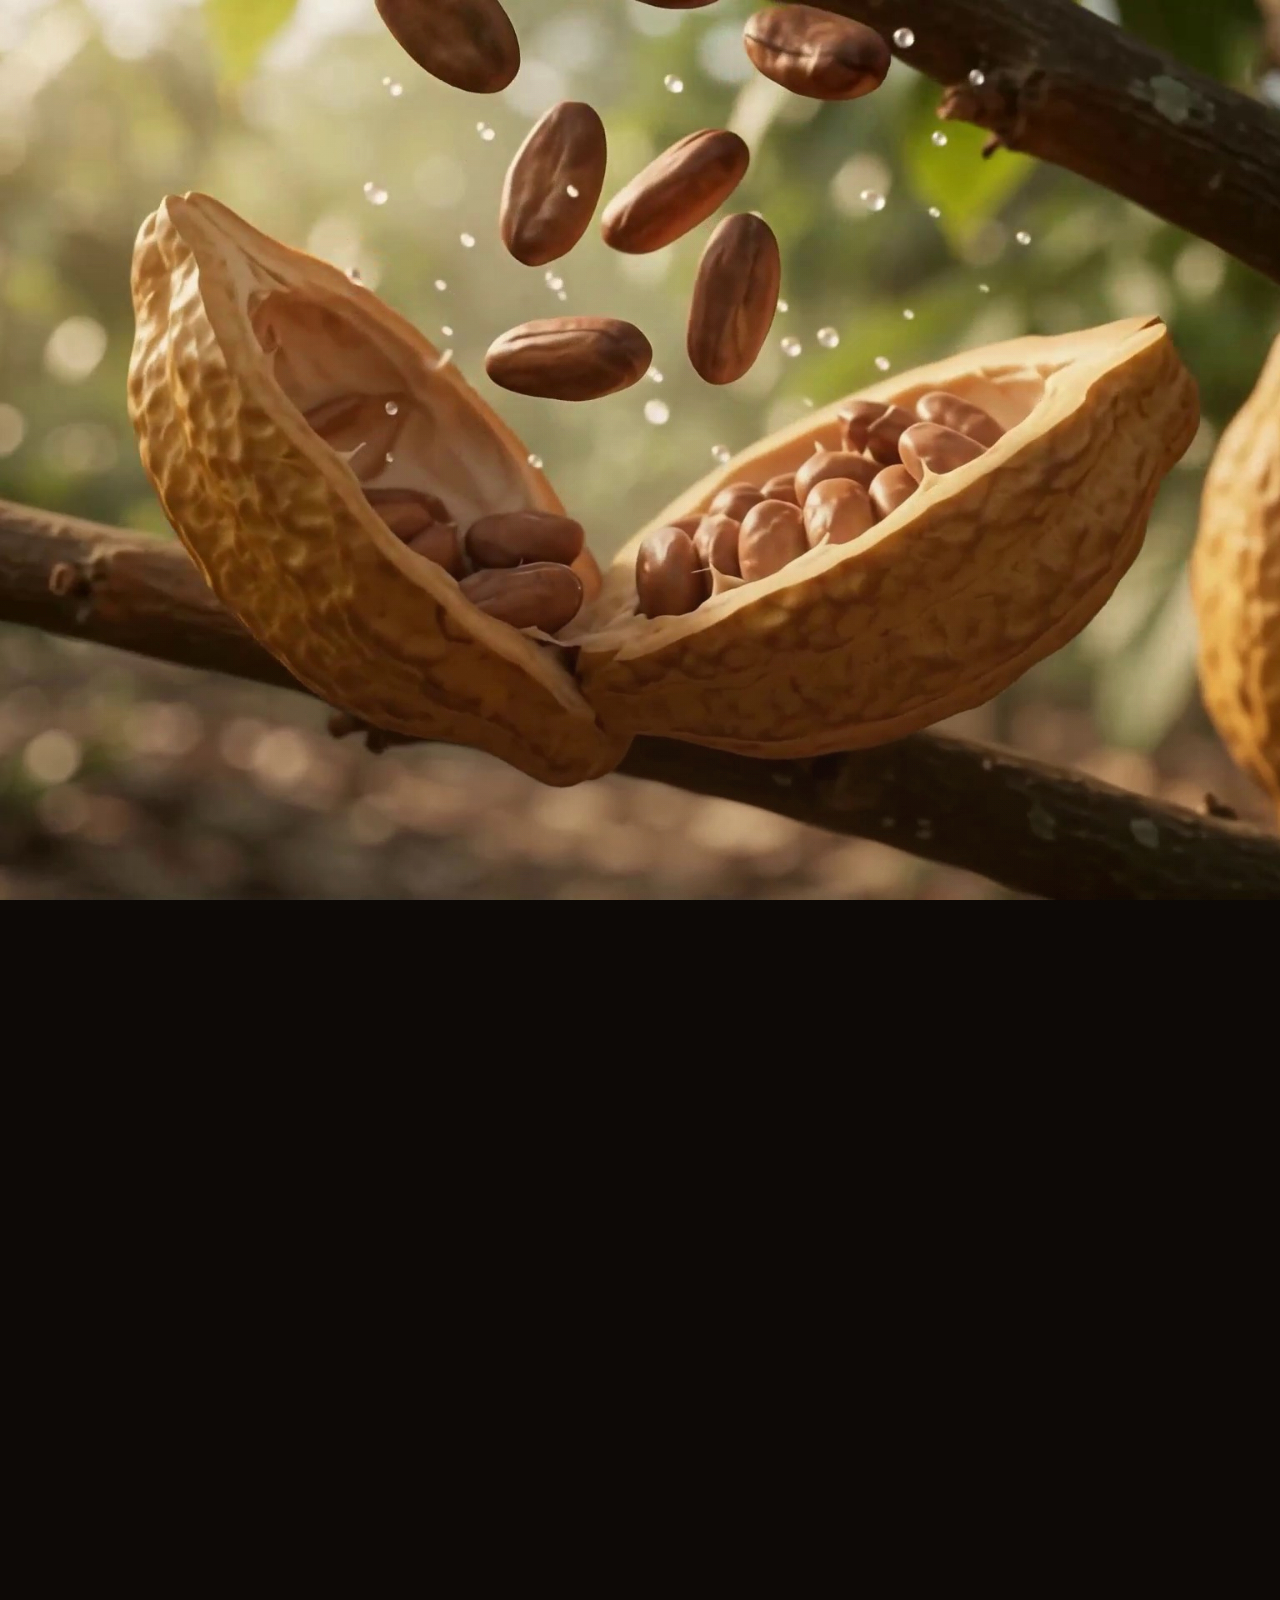
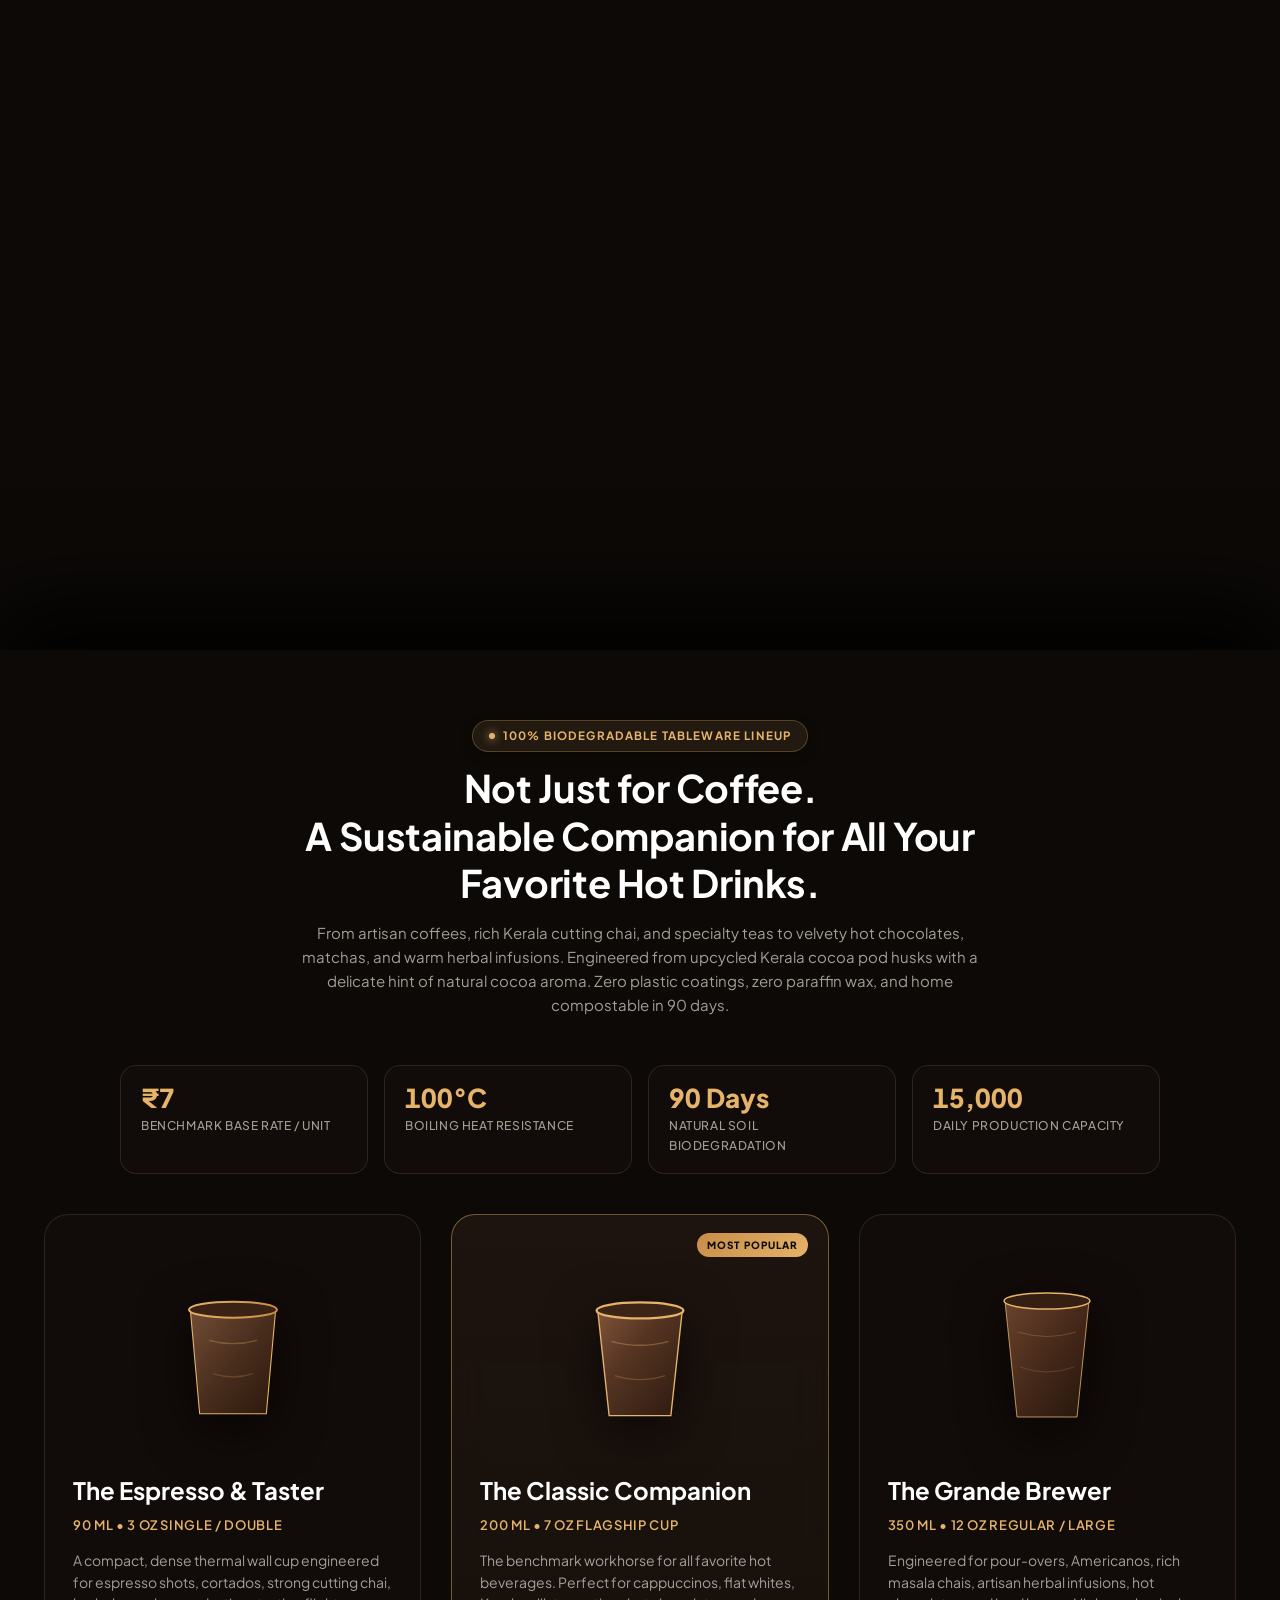
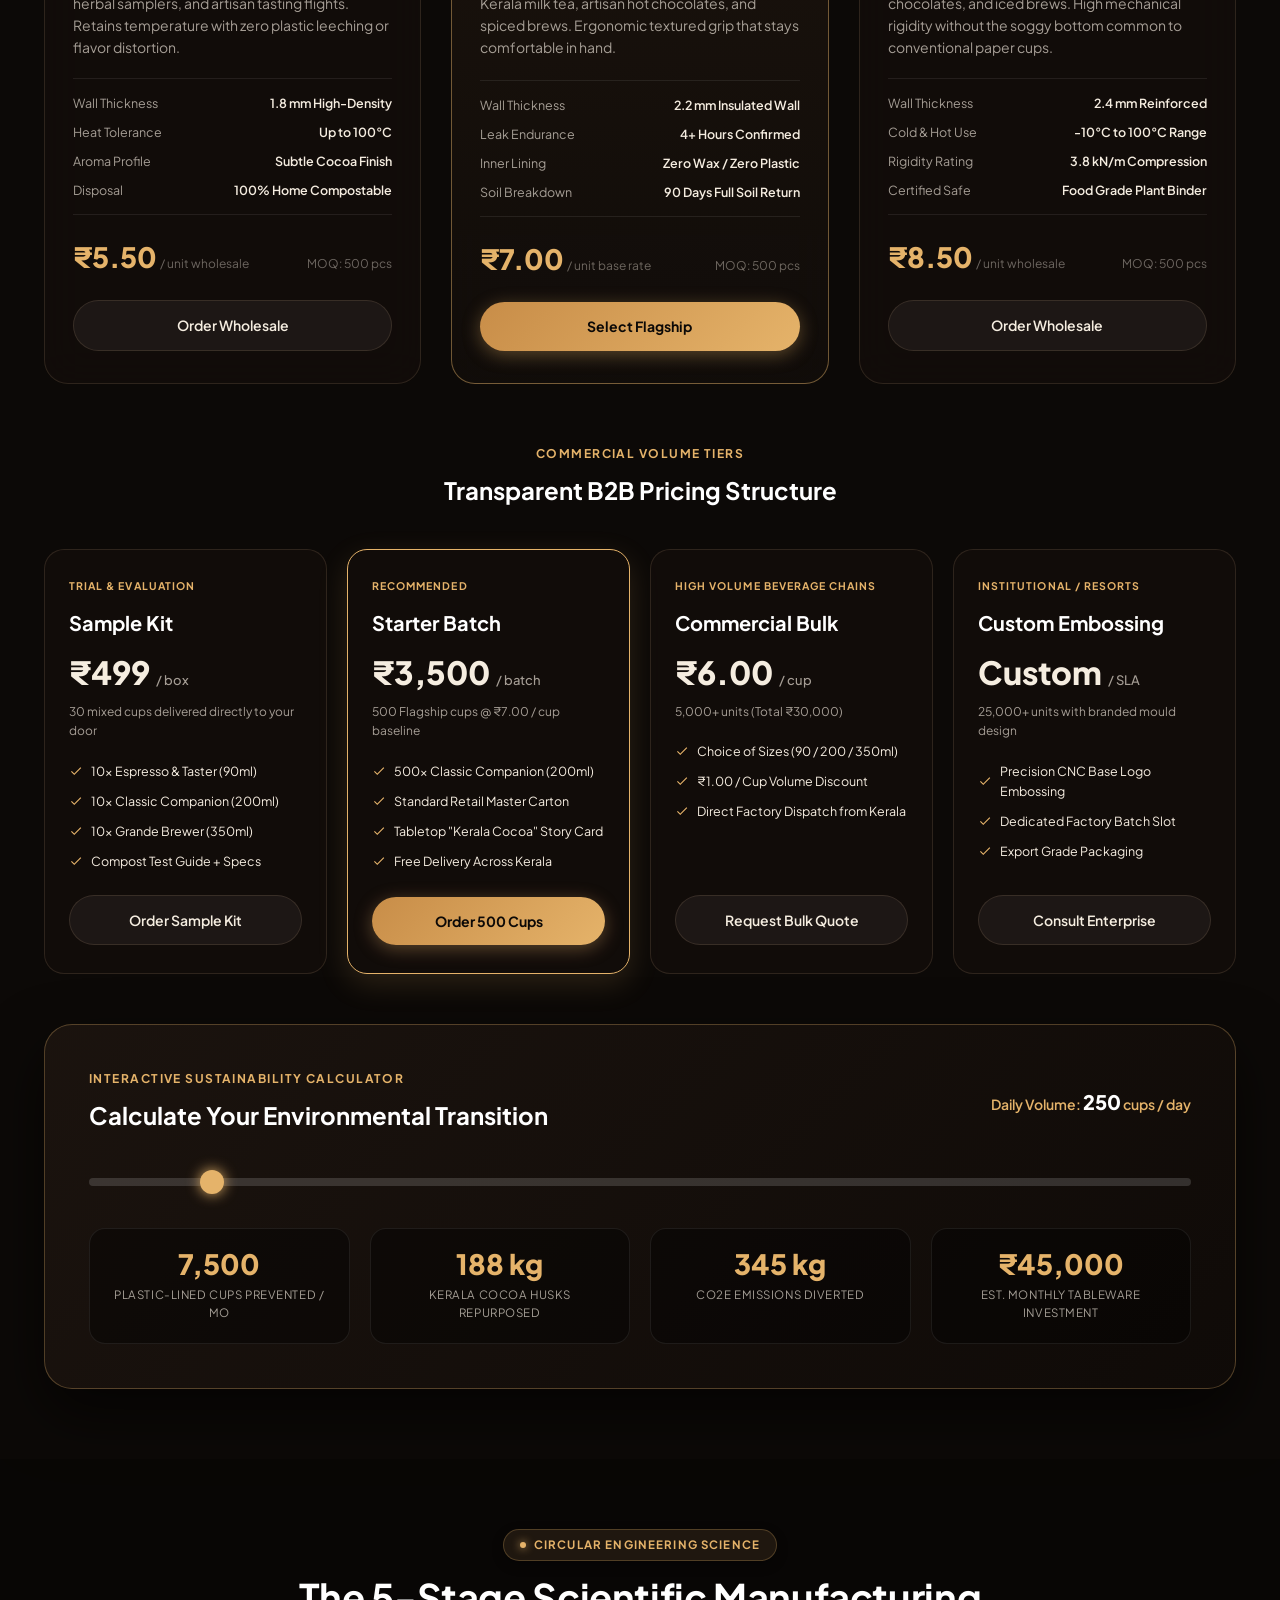
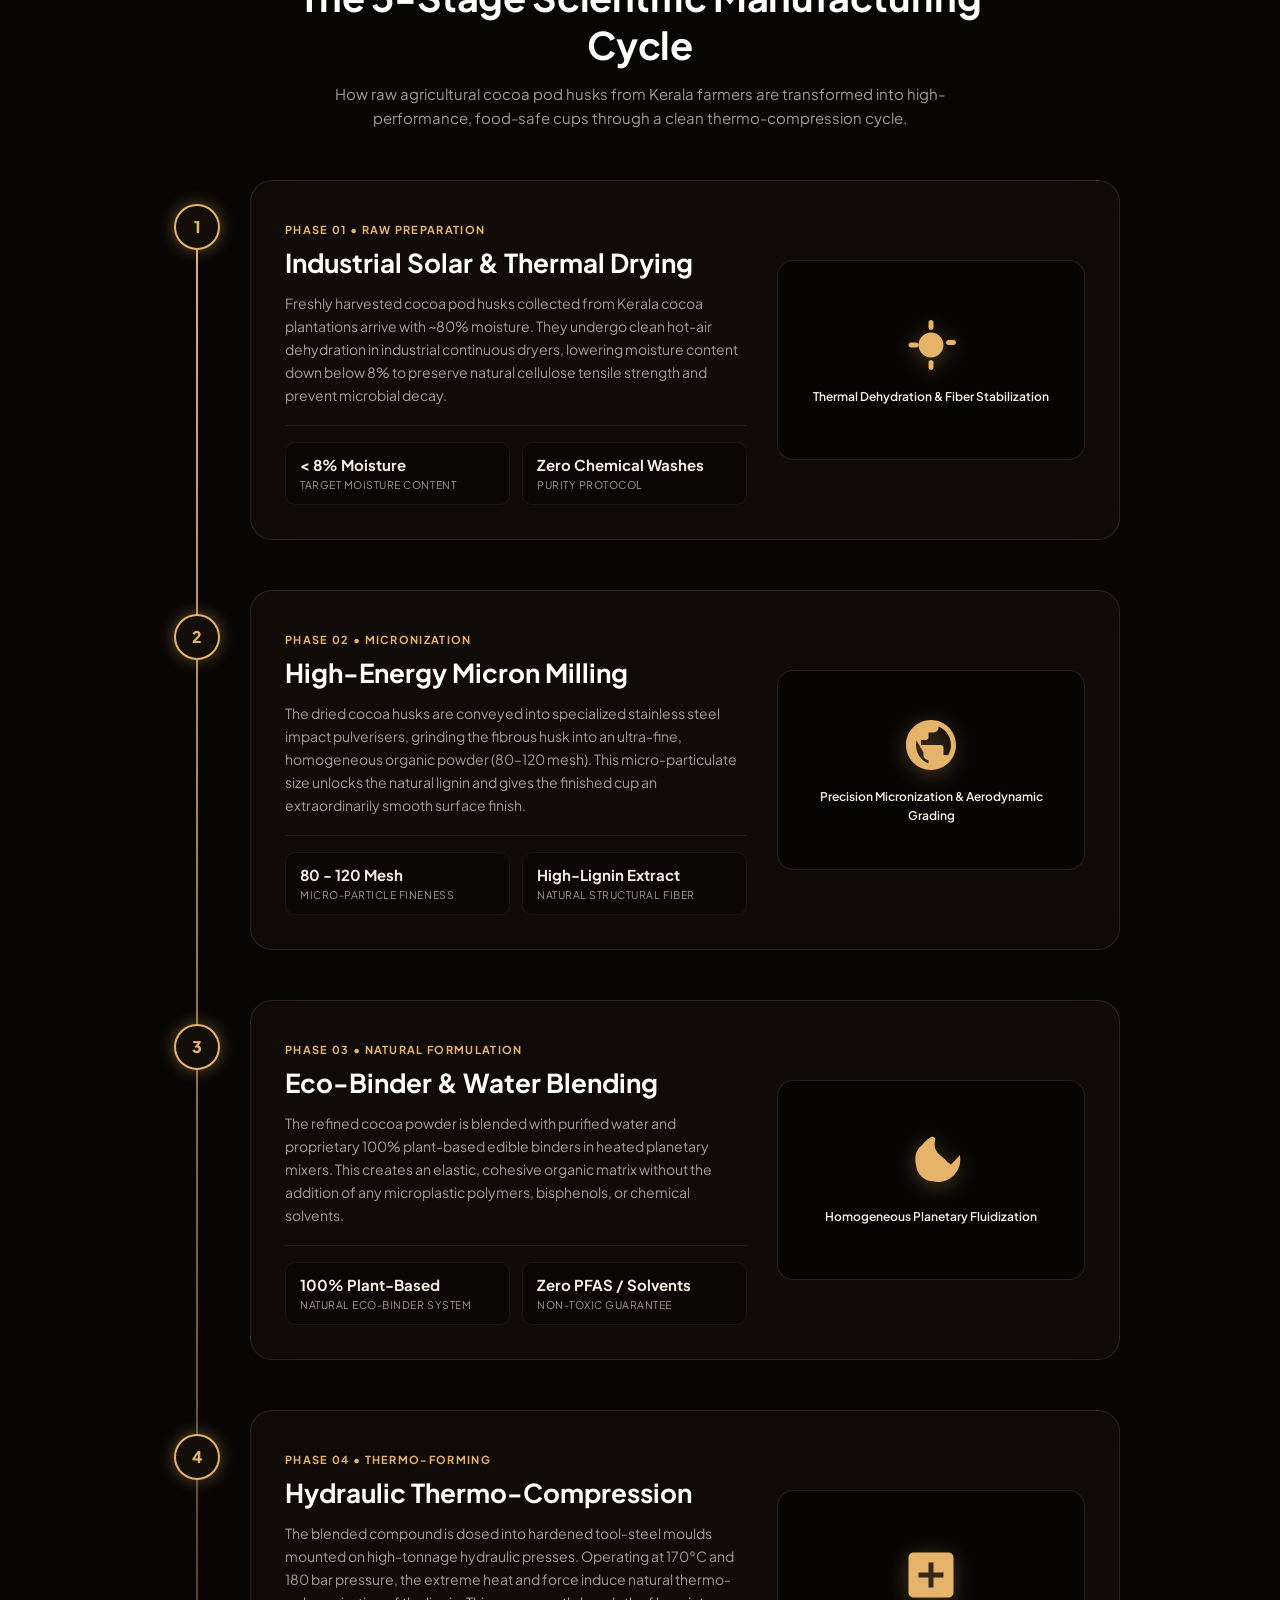
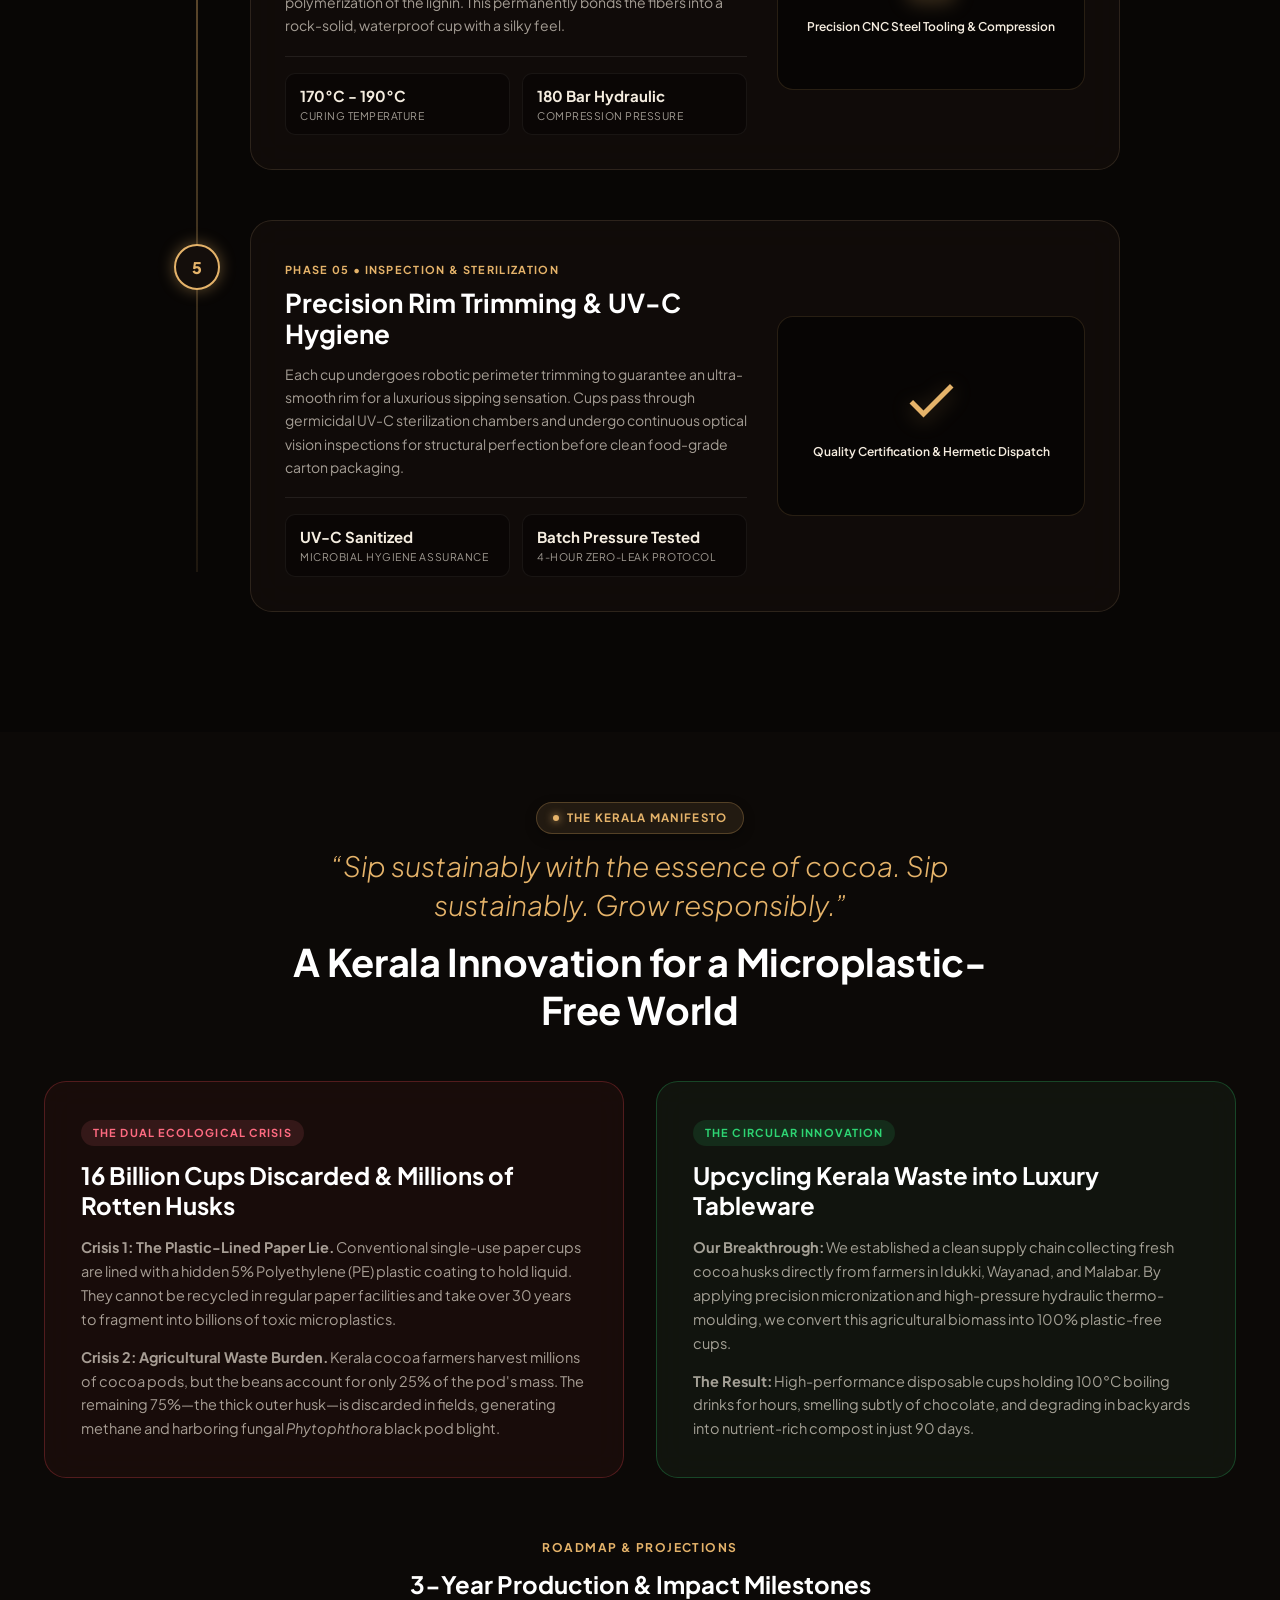
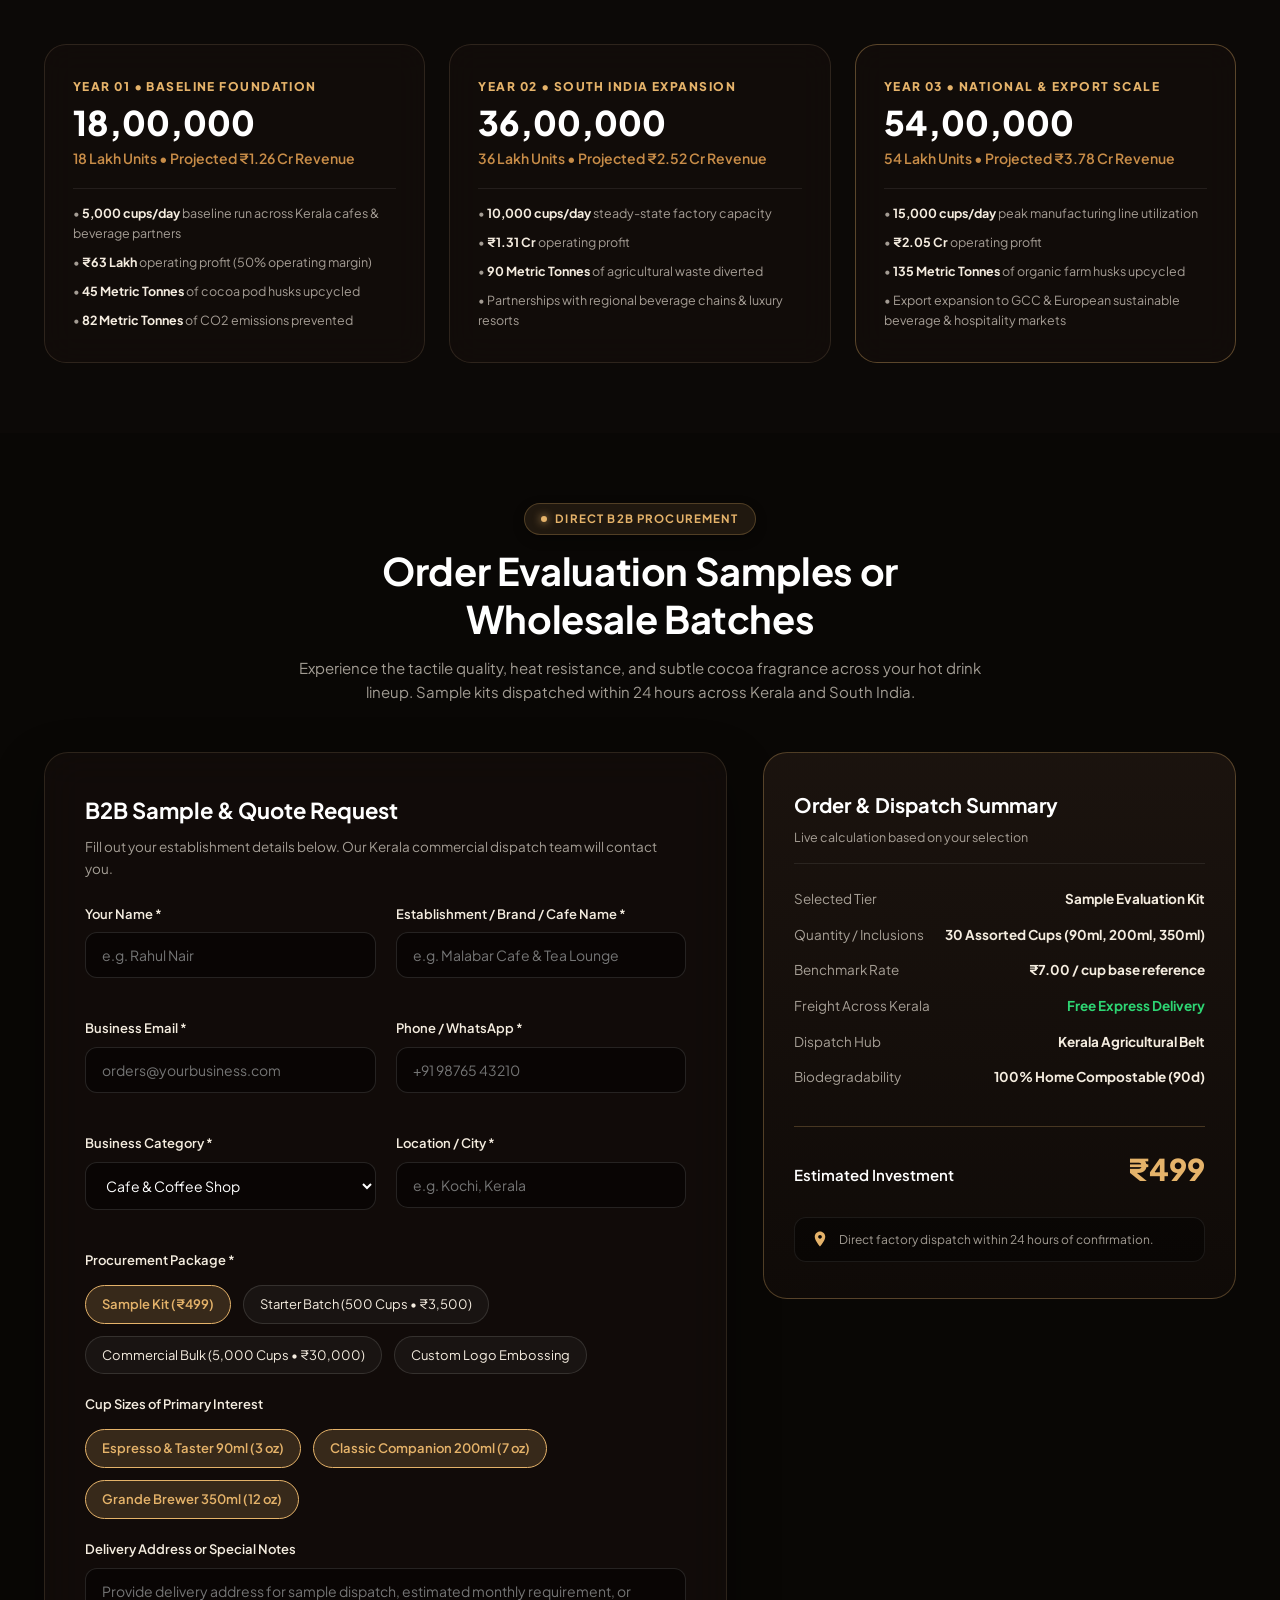
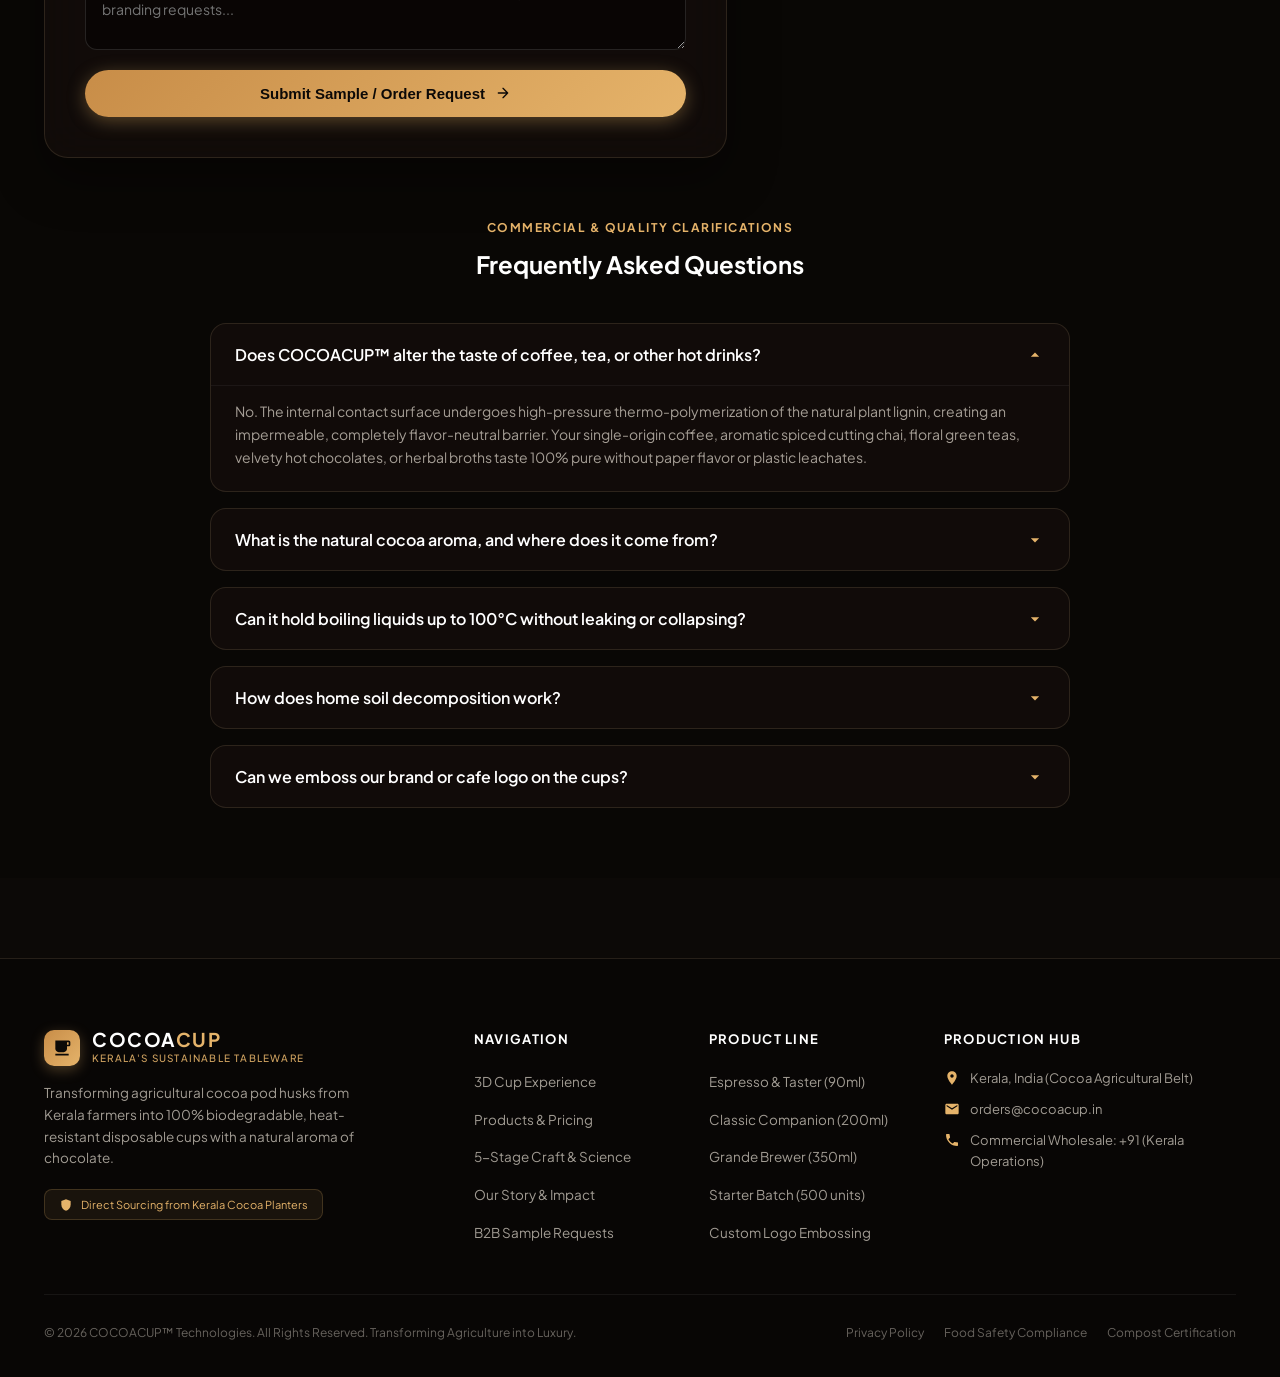
<file: index.html>
<!DOCTYPE html>
<html lang="en">
<head>
  <meta charset="UTF-8">
  <meta name="viewport" content="width=device-width, initial-scale=1.0, viewport-fit=cover">
  <title>COCOACUP™ — Kerala's Sustainable Tableware</title>
  <link rel="preconnect" href="https://fonts.googleapis.com">
  <link rel="preconnect" href="https://fonts.gstatic.com" crossorigin>
  <link href="https://fonts.googleapis.com/css2?family=Plus+Jakarta+Sans:wght@300;400;500;600;700;800&display=swap" rel="stylesheet">
  <link rel="stylesheet" href="css/style.css">
  <link rel="manifest" href="manifest.json">
  <style>
    html {
      scroll-behavior: smooth;
      background-color: var(--bg-dark);
      -webkit-text-size-adjust: 100%;
    }

    body {
      background-color: var(--bg-dark);
      color: var(--accent-cream);
      font-family: var(--font-sans);
      overflow-x: hidden;
      overflow-x: clip;
      margin: 0;
      padding: 0;
    }

    /* Minimalist Instant Loading Curtain */
    #loading-curtain {
      position: fixed;
      inset: 0;
      background: var(--bg-dark);
      z-index: 250;
      display: flex;
      flex-direction: column;
      align-items: center;
      justify-content: center;
      transition: opacity 0.6s cubic-bezier(0.16, 1, 0.3, 1), visibility 0.6s ease;
      user-select: none;
    }

    #loading-curtain.loaded {
      opacity: 0;
      visibility: hidden;
      pointer-events: none;
    }

    .loader-emblem {
      position: relative;
      width: 60px;
      height: 60px;
    }

    .loader-ring {
      width: 100%;
      height: 100%;
      border-radius: 50%;
      border: 2px solid rgba(229, 179, 106, 0.15);
      border-top-color: var(--accent-gold);
      animation: spin 1.2s cubic-bezier(0.4, 0, 0.2, 1) infinite;
    }

    @keyframes spin {
      100% { transform: rotate(360deg); }
    }

    .loader-cup-icon {
      position: absolute;
      inset: 0;
      display: flex;
      align-items: center;
      justify-content: center;
      color: var(--accent-gold);
    }

    .loader-cup-icon svg {
      width: 24px;
      height: 24px;
      fill: currentColor;
    }

    /* Hero Section (Sticky 250vh Scrollytelling Stage for Butter-Smooth Manual Scrubbing & Cinematic Intro) */
    #hero-scroll-section {
      position: relative;
      width: 100%;
      height: 250vh;
      height: 250dvh;
      background: #0c0907;
    }

    #stage-container {
      position: -webkit-sticky;
      position: sticky;
      top: 0;
      width: 100vw;
      height: 100vh;
      height: 100dvh;
      overflow: hidden;
      display: flex;
      align-items: center;
      justify-content: center;
      background: #0c0907;
      z-index: 10;
      user-select: none;
      touch-action: pan-y;
    }

    #canvas-wrapper {
      position: relative;
      width: 100%;
      height: 100%;
      display: flex;
      align-items: center;
      justify-content: center;
      will-change: transform;
    }

    canvas#frameCanvas {
      position: absolute;
      display: block;
      width: 100%;
      height: 100%;
      will-change: transform;
    }

    canvas#frameCanvas.enhanced-quality {
      /* Zero CSS filter to ensure iOS Safari renders at 100% native unscaled Retina 3x sharpness */
    }

    /* Subtle Smartphone Gesture Hint (Disappears immediately on interaction) */
    #mobile-swipe-hint {
      position: absolute;
      bottom: 26px;
      left: 50%;
      transform: translateX(-50%);
      z-index: 15;
      display: flex;
      flex-direction: column;
      align-items: center;
      gap: 6px;
      color: var(--accent-gold);
      font-size: 11px;
      font-weight: 700;
      letter-spacing: 0.1em;
      text-transform: uppercase;
      opacity: 0.82;
      pointer-events: none;
      transition: opacity 0.4s ease, transform 0.4s ease;
      animation: bounceSwipe 2s infinite ease-in-out;
    }

    @keyframes bounceSwipe {
      0%, 100% { transform: translate(-50%, 0); }
      50% { transform: translate(-50%, -6px); }
    }

    #mobile-swipe-hint.hidden {
      opacity: 0;
      transform: translate(-50%, 16px);
      pointer-events: none;
    }

    #mobile-swipe-hint svg {
      width: 16px;
      height: 16px;
      stroke: var(--accent-gold);
    }

    @media (min-width: 769px) {
      #mobile-swipe-hint {
        display: none !important;
      }
    }

    /* Content Wrapper Flowing Directly Underneath */
    .page-content-wrapper {
      position: relative;
      z-index: 20;
      background: var(--bg-dark);
      box-shadow: 0 -40px 80px rgba(0, 0, 0, 0.95);
      user-select: text;
    }
  </style>
</head>
<body>

  <!-- Minimal Instant Loading Curtain -->
  <div id="loading-curtain">
    <div class="loader-emblem">
      <div class="loader-ring"></div>
      <div class="loader-cup-icon">
        <svg viewBox="0 0 24 24">
          <path d="M20 3H4v10c0 2.21 1.79 4 4 4h6c2.21 0 4-1.79 4-4v-3h2c1.1 0 2-.9 2-2V5c0-1.1-.9-2-2-2zm0 5h-2V5h2v3zM4 19h16v2H4z"/>
        </svg>
      </div>
    </div>
  </div>

  <!-- Unified Luxury Site Header (Appears smoothly when scrolling down to page content) -->
  <header class="site-header" id="site-header">
    <div class="container nav-inner">
      <a href="#hero-scroll-section" class="brand-logo">
        <div class="brand-emblem">
          <svg viewBox="0 0 24 24">
            <path d="M20 3H4v10c0 2.21 1.79 4 4 4h6c2.21 0 4-1.79 4-4v-3h2c1.1 0 2-.9 2-2V5c0-1.1-.9-2-2-2zm0 5h-2V5h2v3zM4 19h16v2H4z"/>
          </svg>
        </div>
        <div class="brand-text">
          <span class="brand-name">COCOA<span>CUP</span></span>
          <span class="brand-tagline">Kerala's Sustainable Tableware</span>
        </div>
      </a>

      <ul class="nav-links">
        <li><a href="#hero-scroll-section" class="nav-link">3D Cup</a></li>
        <li><a href="#products" class="nav-link">Products & Rates</a></li>
        <li><a href="#process" class="nav-link">Craft & Process</a></li>
        <li><a href="#story" class="nav-link">Our Story & Impact</a></li>
        <li><a href="#contact" class="nav-link">B2B / Contact</a></li>
      </ul>

      <div class="nav-actions">
        <a href="#contact" class="btn-sample">
          <span>Request Samples</span>
          <svg width="14" height="14" viewBox="0 0 24 24" fill="currentColor">
            <path d="M5 12h14M12 5l7 7-7 7" stroke="currentColor" stroke-width="2" stroke-linecap="round" stroke-linejoin="round" fill="none"/>
          </svg>
        </a>
        <button class="mobile-toggle" id="mobile-toggle" aria-label="Toggle Navigation">
          <svg viewBox="0 0 24 24">
            <path d="M3 18h18v-2H3v2zm0-5h18v-2H3v2zm0-7v2h18V6H3z"/>
          </svg>
        </button>
      </div>
    </div>
  </header>

  <!-- Mobile Drawer -->
  <div class="mobile-drawer" id="mobile-drawer">
    <a href="#hero-scroll-section" class="nav-link">3D Cup Experience (Top)</a>
    <a href="#products" class="nav-link">Products & Commercial Rates</a>
    <a href="#process" class="nav-link">5-Stage Craft & Process</a>
    <a href="#story" class="nav-link">Our Story & Kerala Farmers</a>
    <a href="#contact" class="nav-link">Wholesale Order & Contact</a>
    <a href="#contact" class="btn-primary" style="margin-top: 10px;">Request Sample Kit</a>
  </div>

  <!-- ==========================================================================
       HERO SCROLL STAGE (100% Full Clean — No Bottom Bar, Auto-Rotating 3D Cup)
       ========================================================================== -->
  <section id="hero-scroll-section">
    <div id="stage-container" title="Scroll down to rotate & explore the 3D Cocoa Cup">
      <div id="canvas-wrapper">
        <canvas id="frameCanvas" class="enhanced-quality"></canvas>
      </div>

      <!-- Smartphone Touch Hint (Auto-hides on scroll) -->
      <div id="mobile-swipe-hint">
        <span>Scroll to explore</span>
        <svg viewBox="0 0 24 24" fill="none" stroke="currentColor" stroke-width="2.5" stroke-linecap="round" stroke-linejoin="round">
          <polyline points="18 15 12 9 6 15"></polyline>
        </svg>
      </div>
    </div>
  </section>

  <!-- ==========================================================================
       PAGES FLOWING DIRECTLY UNDERNEATH (Scroll Continues Smoothly)
       ========================================================================== -->
  <div class="page-content-wrapper">
    <div class="page-ambient-glow"></div>

    <!-- SECTION 1: PRODUCTS & COMMERCIAL PRICING -->
    <section class="section-pad" id="products">
      <div class="container">
        <div class="section-header">
          <div class="hero-pill-badge" style="margin-bottom: 12px;">
            <span class="dot"></span>
            <span>100% Biodegradable Tableware Lineup</span>
          </div>
          <h2 class="section-title">Not Just for Coffee.<br>A Sustainable Companion for All Your Favorite Hot Drinks.</h2>
          <p style="font-size:15px; color:var(--text-muted); max-width:740px; margin:14px auto 0;">
            From artisan coffees, rich Kerala cutting chai, and specialty teas to velvety hot chocolates, matchas, and warm herbal infusions. Engineered from upcycled Kerala cocoa pod husks with a delicate hint of natural cocoa aroma. Zero plastic coatings, zero paraffin wax, and home compostable in 90 days.
          </p>
        </div>

        <!-- Fast Metrics Strip -->
        <div class="metrics-strip" style="margin-bottom: 40px;">
          <div class="metric-pill">
            <div class="metric-val">₹7</div>
            <div class="metric-label">Benchmark Base Rate / Unit</div>
          </div>
          <div class="metric-pill">
            <div class="metric-val">100°C</div>
            <div class="metric-label">Boiling Heat Resistance</div>
          </div>
          <div class="metric-pill">
            <div class="metric-val">90 Days</div>
            <div class="metric-label">Natural Soil Biodegradation</div>
          </div>
          <div class="metric-pill">
            <div class="metric-val">15,000</div>
            <div class="metric-label">Daily Production Capacity</div>
          </div>
        </div>

        <!-- 3 Flagship Products Grid -->
        <div class="products-grid">
          <!-- Card 1: Espresso -->
          <div class="product-card">
            <div class="product-visual">
              <div class="cup-render">
                <svg class="cup-svg" viewBox="0 0 100 120">
                  <defs>
                    <linearGradient id="cocoaGrad1" x1="0%" y1="0%" x2="100%" y2="100%">
                      <stop offset="0%" stop-color="#734d35"/>
                      <stop offset="50%" stop-color="#4a2e1d"/>
                      <stop offset="100%" stop-color="#2a180d"/>
                    </linearGradient>
                    <linearGradient id="rimGrad1" x1="0%" y1="0%" x2="100%" y2="0%">
                      <stop offset="0%" stop-color="#e5b36a"/>
                      <stop offset="100%" stop-color="#c88d48"/>
                    </linearGradient>
                  </defs>
                  <polygon points="25,110 75,110 82,32 18,32" fill="url(#cocoaGrad1)" stroke="#e5b36a" stroke-width="0.8"/>
                  <ellipse cx="50" cy="32" rx="33" ry="6" fill="#3a2214" stroke="url(#rimGrad1)" stroke-width="1.5"/>
                  <path d="M 32,55 Q 50,60 68,55" stroke="rgba(229,179,106,0.3)" stroke-width="1" fill="none"/>
                  <path d="M 35,80 Q 50,85 65,80" stroke="rgba(229,179,106,0.2)" stroke-width="1" fill="none"/>
                </svg>
              </div>
            </div>
            <h3 class="product-title">The Espresso & Taster</h3>
            <div class="product-vol">90 ml &bull; 3 oz Single / Double</div>
            <p class="product-desc">
              A compact, dense thermal wall cup engineered for espresso shots, cortados, strong cutting chai, herbal samplers, and artisan tasting flights. Retains temperature with zero plastic leeching or flavor distortion.
            </p>
            <ul class="product-specs">
              <li class="spec-item"><span class="spec-label">Wall Thickness</span><span class="spec-value">1.8 mm High-Density</span></li>
              <li class="spec-item"><span class="spec-label">Heat Tolerance</span><span class="spec-value">Up to 100°C</span></li>
              <li class="spec-item"><span class="spec-label">Aroma Profile</span><span class="spec-value">Subtle Cocoa Finish</span></li>
              <li class="spec-item"><span class="spec-label">Disposal</span><span class="spec-value">100% Home Compostable</span></li>
            </ul>
            <div class="product-pricing-bar">
              <div>
                <span class="price-num">₹5.50</span>
                <span class="price-note">/ unit wholesale</span>
              </div>
              <span class="price-note">MOQ: 500 pcs</span>
            </div>
            <a href="#contact" class="btn-secondary" style="width:100%; text-align:center;">Order Wholesale</a>
          </div>

          <!-- Card 2: Cappuccino (Flagship) -->
          <div class="product-card featured">
            <span class="featured-badge">Most Popular</span>
            <div class="product-visual">
              <div class="cup-render">
                <svg class="cup-svg" viewBox="0 0 110 140">
                  <defs>
                    <linearGradient id="cocoaGrad2" x1="0%" y1="0%" x2="100%" y2="100%">
                      <stop offset="0%" stop-color="#805439"/>
                      <stop offset="40%" stop-color="#553422"/>
                      <stop offset="100%" stop-color="#2c1a10"/>
                    </linearGradient>
                  </defs>
                  <polygon points="28,130 82,130 92,38 18,38" fill="url(#cocoaGrad2)" stroke="#e5b36a" stroke-width="1.2"/>
                  <ellipse cx="55" cy="38" rx="38" ry="7" fill="#3c2416" stroke="#e5b36a" stroke-width="2"/>
                  <path d="M 30,65 Q 55,72 80,65" stroke="rgba(229,179,106,0.35)" stroke-width="1.2" fill="none"/>
                  <path d="M 33,95 Q 55,102 77,95" stroke="rgba(229,179,106,0.25)" stroke-width="1.2" fill="none"/>
                </svg>
              </div>
            </div>
            <h3 class="product-title">The Classic Companion</h3>
            <div class="product-vol">200 ml &bull; 7 oz Flagship Cup</div>
            <p class="product-desc">
              The benchmark workhorse for all favorite hot beverages. Perfect for cappuccinos, flat whites, Kerala milk tea, artisan hot chocolates, and spiced brews. Ergonomic textured grip that stays comfortable in hand.
            </p>
            <ul class="product-specs">
              <li class="spec-item"><span class="spec-label">Wall Thickness</span><span class="spec-value">2.2 mm Insulated Wall</span></li>
              <li class="spec-item"><span class="spec-label">Leak Endurance</span><span class="spec-value">4+ Hours Confirmed</span></li>
              <li class="spec-item"><span class="spec-label">Inner Lining</span><span class="spec-value">Zero Wax / Zero Plastic</span></li>
              <li class="spec-item"><span class="spec-label">Soil Breakdown</span><span class="spec-value">90 Days Full Soil Return</span></li>
            </ul>
            <div class="product-pricing-bar">
              <div>
                <span class="price-num">₹7.00</span>
                <span class="price-note">/ unit base rate</span>
              </div>
              <span class="price-note">MOQ: 500 pcs</span>
            </div>
            <a href="#contact" class="btn-primary" style="width:100%; text-align:center;">Select Flagship</a>
          </div>

          <!-- Card 3: Grande -->
          <div class="product-card">
            <div class="product-visual">
              <div class="cup-render">
                <svg class="cup-svg" viewBox="0 0 120 160">
                  <defs>
                    <linearGradient id="cocoaGrad3" x1="0%" y1="0%" x2="100%" y2="100%">
                      <stop offset="0%" stop-color="#69432c"/>
                      <stop offset="50%" stop-color="#46291a"/>
                      <stop offset="100%" stop-color="#24150c"/>
                    </linearGradient>
                  </defs>
                  <polygon points="30,150 90,150 102,34 18,34" fill="url(#cocoaGrad3)" stroke="#e5b36a" stroke-width="0.8"/>
                  <ellipse cx="60" cy="34" rx="43" ry="8" fill="#351f13" stroke="#e5b36a" stroke-width="1.5"/>
                  <path d="M 31,65 Q 60,74 89,65" stroke="rgba(229,179,106,0.25)" stroke-width="1" fill="none"/>
                  <path d="M 33,100 Q 60,110 87,100" stroke="rgba(229,179,106,0.2)" stroke-width="1" fill="none"/>
                </svg>
              </div>
            </div>
            <h3 class="product-title">The Grande Brewer</h3>
            <div class="product-vol">350 ml &bull; 12 oz Regular / Large</div>
            <p class="product-desc">
              Engineered for pour-overs, Americanos, rich masala chais, artisan herbal infusions, hot chocolates, and iced brews. High mechanical rigidity without the soggy bottom common to conventional paper cups.
            </p>
            <ul class="product-specs">
              <li class="spec-item"><span class="spec-label">Wall Thickness</span><span class="spec-value">2.4 mm Reinforced</span></li>
              <li class="spec-item"><span class="spec-label">Cold & Hot Use</span><span class="spec-value">-10°C to 100°C Range</span></li>
              <li class="spec-item"><span class="spec-label">Rigidity Rating</span><span class="spec-value">3.8 kN/m Compression</span></li>
              <li class="spec-item"><span class="spec-label">Certified Safe</span><span class="spec-value">Food Grade Plant Binder</span></li>
            </ul>
            <div class="product-pricing-bar">
              <div>
                <span class="price-num">₹8.50</span>
                <span class="price-note">/ unit wholesale</span>
              </div>
              <span class="price-note">MOQ: 500 pcs</span>
            </div>
            <a href="#contact" class="btn-secondary" style="width:100%; text-align:center;">Order Wholesale</a>
          </div>
        </div>

        <!-- Commercial Pricing Tiers -->
        <div style="margin-top: 60px;">
          <div class="section-header" style="margin-bottom: 24px;">
            <div class="section-subtitle">Commercial Volume Tiers</div>
            <h3 style="font-size:24px; font-weight:700; color:#fff;">Transparent B2B Pricing Structure</h3>
          </div>

          <div class="tiers-grid">
            <div class="tier-card">
              <span class="tier-badge">Trial & Evaluation</span>
              <h4 class="tier-name">Sample Kit</h4>
              <div class="tier-price">₹499 <span>/ box</span></div>
              <div class="tier-subtext">30 mixed cups delivered directly to your door</div>
              <ul class="tier-features">
                <li class="tier-feature-item">
                  <svg viewBox="0 0 24 24"><path d="M9 16.17L4.83 12l-1.42 1.41L9 19 21 7l-1.41-1.41z"/></svg>
                  10x Espresso & Taster (90ml)
                </li>
                <li class="tier-feature-item">
                  <svg viewBox="0 0 24 24"><path d="M9 16.17L4.83 12l-1.42 1.41L9 19 21 7l-1.41-1.41z"/></svg>
                  10x Classic Companion (200ml)
                </li>
                <li class="tier-feature-item">
                  <svg viewBox="0 0 24 24"><path d="M9 16.17L4.83 12l-1.42 1.41L9 19 21 7l-1.41-1.41z"/></svg>
                  10x Grande Brewer (350ml)
                </li>
                <li class="tier-feature-item">
                  <svg viewBox="0 0 24 24"><path d="M9 16.17L4.83 12l-1.42 1.41L9 19 21 7l-1.41-1.41z"/></svg>
                  Compost Test Guide + Specs
                </li>
              </ul>
              <a href="#contact" class="btn-secondary" style="width:100%; text-align:center;">Order Sample Kit</a>
            </div>

            <div class="tier-card popular">
              <span class="tier-badge" style="color:var(--accent-gold);">Recommended</span>
              <h4 class="tier-name">Starter Batch</h4>
              <div class="tier-price">₹3,500 <span>/ batch</span></div>
              <div class="tier-subtext">500 Flagship cups @ ₹7.00 / cup baseline</div>
              <ul class="tier-features">
                <li class="tier-feature-item">
                  <svg viewBox="0 0 24 24"><path d="M9 16.17L4.83 12l-1.42 1.41L9 19 21 7l-1.41-1.41z"/></svg>
                  500x Classic Companion (200ml)
                </li>
                <li class="tier-feature-item">
                  <svg viewBox="0 0 24 24"><path d="M9 16.17L4.83 12l-1.42 1.41L9 19 21 7l-1.41-1.41z"/></svg>
                  Standard Retail Master Carton
                </li>
                <li class="tier-feature-item">
                  <svg viewBox="0 0 24 24"><path d="M9 16.17L4.83 12l-1.42 1.41L9 19 21 7l-1.41-1.41z"/></svg>
                  Tabletop "Kerala Cocoa" Story Card
                </li>
                <li class="tier-feature-item">
                  <svg viewBox="0 0 24 24"><path d="M9 16.17L4.83 12l-1.42 1.41L9 19 21 7l-1.41-1.41z"/></svg>
                  Free Delivery Across Kerala
                </li>
              </ul>
              <a href="#contact" class="btn-primary" style="width:100%; text-align:center;">Order 500 Cups</a>
            </div>

            <div class="tier-card">
              <span class="tier-badge">High Volume Beverage Chains</span>
              <h4 class="tier-name">Commercial Bulk</h4>
              <div class="tier-price">₹6.00 <span>/ cup</span></div>
              <div class="tier-subtext">5,000+ units (Total ₹30,000)</div>
              <ul class="tier-features">
                <li class="tier-feature-item">
                  <svg viewBox="0 0 24 24"><path d="M9 16.17L4.83 12l-1.42 1.41L9 19 21 7l-1.41-1.41z"/></svg>
                  Choice of Sizes (90 / 200 / 350ml)
                </li>
                <li class="tier-feature-item">
                  <svg viewBox="0 0 24 24"><path d="M9 16.17L4.83 12l-1.42 1.41L9 19 21 7l-1.41-1.41z"/></svg>
                  ₹1.00 / Cup Volume Discount
                </li>
                <li class="tier-feature-item">
                  <svg viewBox="0 0 24 24"><path d="M9 16.17L4.83 12l-1.42 1.41L9 19 21 7l-1.41-1.41z"/></svg>
                  Direct Factory Dispatch from Kerala
                </li>
              </ul>
              <a href="#contact" class="btn-secondary" style="width:100%; text-align:center;">Request Bulk Quote</a>
            </div>

            <div class="tier-card">
              <span class="tier-badge">Institutional / Resorts</span>
              <h4 class="tier-name">Custom Embossing</h4>
              <div class="tier-price">Custom <span>/ SLA</span></div>
              <div class="tier-subtext">25,000+ units with branded mould design</div>
              <ul class="tier-features">
                <li class="tier-feature-item">
                  <svg viewBox="0 0 24 24"><path d="M9 16.17L4.83 12l-1.42 1.41L9 19 21 7l-1.41-1.41z"/></svg>
                  Precision CNC Base Logo Embossing
                </li>
                <li class="tier-feature-item">
                  <svg viewBox="0 0 24 24"><path d="M9 16.17L4.83 12l-1.42 1.41L9 19 21 7l-1.41-1.41z"/></svg>
                  Dedicated Factory Batch Slot
                </li>
                <li class="tier-feature-item">
                  <svg viewBox="0 0 24 24"><path d="M9 16.17L4.83 12l-1.42 1.41L9 19 21 7l-1.41-1.41z"/></svg>
                  Export Grade Packaging
                </li>
              </ul>
              <a href="#contact" class="btn-secondary" style="width:100%; text-align:center;">Consult Enterprise</a>
            </div>
          </div>
        </div>

        <!-- Interactive Calculator for Cafes -->
        <div class="calculator-box">
          <div style="display:flex; justify-content:space-between; align-items:center; flex-wrap:wrap; gap:16px;">
            <div>
              <div class="section-subtitle" style="text-align:left;">Interactive Sustainability Calculator</div>
              <h3 style="font-size: 24px; font-weight:700; color:#fff;">Calculate Your Environmental Transition</h3>
            </div>
            <div style="font-size: 14px; color: var(--accent-gold); font-weight: 600;">
              Daily Volume: <span id="calc-val-display" style="font-size:20px; font-weight:800; color:#fff;">250</span> cups / day
            </div>
          </div>

          <div class="calc-slider-wrap">
            <input type="range" min="50" max="2000" step="25" value="250" class="calc-slider" id="cafe-slider">
          </div>

          <div class="calc-output-grid">
            <div class="calc-stat-card">
              <div class="calc-stat-val" id="calc-plastic-prevented">7,500</div>
              <div class="calc-stat-label">Plastic-Lined Cups Prevented / Mo</div>
            </div>
            <div class="calc-stat-card">
              <div class="calc-stat-val" id="calc-husks-diverted">187 kg</div>
              <div class="calc-stat-label">Kerala Cocoa Husks Repurposed</div>
            </div>
            <div class="calc-stat-card">
              <div class="calc-stat-val" id="calc-co2-offset">345 kg</div>
              <div class="calc-stat-label">CO2e Emissions Diverted</div>
            </div>
            <div class="calc-stat-card">
              <div class="calc-stat-val" id="calc-monthly-cost">₹45,000</div>
              <div class="calc-stat-label">Est. Monthly Tableware Investment</div>
            </div>
          </div>
        </div>
      </div>
    </section>

    <!-- SECTION 2: THE CRAFT & 5-STAGE ENGINEERING PROCESS -->
    <section class="section-pad" id="process" style="background: rgba(0,0,0,0.3);">
      <div class="container">
        <div class="section-header">
          <div class="hero-pill-badge" style="margin-bottom: 12px;">
            <span class="dot"></span>
            <span>Circular Engineering Science</span>
          </div>
          <h2 class="section-title">The 5-Stage Scientific Manufacturing Cycle</h2>
          <p style="font-size:15px; color:var(--text-muted); max-width:700px; margin:14px auto 0;">
            How raw agricultural cocoa pod husks from Kerala farmers are transformed into high-performance, food-safe cups through a clean thermo-compression cycle.
          </p>
        </div>

        <div class="timeline-container">
          <!-- Stage 1 -->
          <div class="step-item">
            <div class="step-node">1</div>
            <div class="step-card">
              <div>
                <span class="step-badge">Phase 01 &bull; Raw Preparation</span>
                <h3 class="step-title">Industrial Solar & Thermal Drying</h3>
                <p class="step-desc">
                  Freshly harvested cocoa pod husks collected from Kerala cocoa plantations arrive with ~80% moisture. They undergo clean hot-air dehydration in industrial continuous dryers, lowering moisture content down below 8% to preserve natural cellulose tensile strength and prevent microbial decay.
                </p>
                <div class="step-parameters">
                  <div class="param-box">
                    <div class="param-val">&lt; 8% Moisture</div>
                    <div class="param-label">Target Moisture Content</div>
                  </div>
                  <div class="param-box">
                    <div class="param-val">Zero Chemical Washes</div>
                    <div class="param-label">Purity Protocol</div>
                  </div>
                </div>
              </div>
              <div class="step-visual-box">
                <svg viewBox="0 0 24 24">
                  <path d="M12 7c-2.76 0-5 2.24-5 5s2.24 5 5 5 5-2.24 5-5-2.24-5-5-5zm0-5c.55 0 1 .45 1 1v2c0 .55-.45 1-1 1s-1-.45-1-1V3c0-.55.45-1 1-1zm0 16c.55 0 1 .45 1 1v2c0 .55-.45 1-1 1s-1-.45-1-1v-2c0-.55.45-1 1-1zm10-7c0 .55-.45 1-1 1h-2c-.55 0-1-.45-1-1s.45-1 1-1h2c.55 0 1 .45 1 1zM7 12c0 .55-.45 1-1 1H4c-.55 0-1-.45-1-1s.45-1 1-1h2c.55 0 1 .45 1 1z"/>
                </svg>
                <div class="step-visual-caption">Thermal Dehydration & Fiber Stabilization</div>
              </div>
            </div>
          </div>

          <!-- Stage 2 -->
          <div class="step-item">
            <div class="step-node">2</div>
            <div class="step-card">
              <div>
                <span class="step-badge">Phase 02 &bull; Micronization</span>
                <h3 class="step-title">High-Energy Micron Milling</h3>
                <p class="step-desc">
                  The dried cocoa husks are conveyed into specialized stainless steel impact pulverisers, grinding the fibrous husk into an ultra-fine, homogeneous organic powder (80–120 mesh). This micro-particulate size unlocks the natural lignin and gives the finished cup an extraordinarily smooth surface finish.
                </p>
                <div class="step-parameters">
                  <div class="param-box">
                    <div class="param-val">80 - 120 Mesh</div>
                    <div class="param-label">Micro-Particle Fineness</div>
                  </div>
                  <div class="param-box">
                    <div class="param-val">High-Lignin Extract</div>
                    <div class="param-label">Natural Structural Fiber</div>
                  </div>
                </div>
              </div>
              <div class="step-visual-box">
                <svg viewBox="0 0 24 24">
                  <path d="M12 2C6.48 2 2 6.48 2 12s4.48 10 10 10 10-4.48 10-10S17.52 2 12 2zm1 17.93c-3.95-.49-7-3.85-7-7.93 0-.62.08-1.21.21-1.79L9 15v1c0 1.1.9 2 2 2v1.93zm6.9-2.54c-.26-.81-1-1.39-1.9-1.39h-1v-3c0-.55-.45-1-1-1H8v-2h2c.55 0 1-.45 1-1V7h2c1.1 0 2-.9 2-2v-.41c2.93 1.19 5 4.06 5 7.41 0 2.08-.8 3.97-2.1 5.39z"/>
                </svg>
                <div class="step-visual-caption">Precision Micronization & Aerodynamic Grading</div>
              </div>
            </div>
          </div>

          <!-- Stage 3 -->
          <div class="step-item">
            <div class="step-node">3</div>
            <div class="step-card">
              <div>
                <span class="step-badge">Phase 03 &bull; Natural Formulation</span>
                <h3 class="step-title">Eco-Binder & Water Blending</h3>
                <p class="step-desc">
                  The refined cocoa powder is blended with purified water and proprietary 100% plant-based edible binders in heated planetary mixers. This creates an elastic, cohesive organic matrix without the addition of any microplastic polymers, bisphenols, or chemical solvents.
                </p>
                <div class="step-parameters">
                  <div class="param-box">
                    <div class="param-val">100% Plant-Based</div>
                    <div class="param-label">Natural Eco-Binder System</div>
                  </div>
                  <div class="param-box">
                    <div class="param-val">Zero PFAS / Solvents</div>
                    <div class="param-label">Non-Toxic Guarantee</div>
                  </div>
                </div>
              </div>
              <div class="step-visual-box">
                <svg viewBox="0 0 24 24">
                  <path d="M19.48 12.35c-1.57-4.08-7.16-4.3-5.81-10.23.1-.44-.05-.9-.4-1.18-.35-.29-.83-.33-1.22-.11C8.21 2.92 6 7.47 6 11.5c0 3.87 3.13 7 7 7 3.55 0 6.48-2.65 6.94-6.09.06-.47-.18-.94-.6-1.16-.42-.23-.94-.17-1.3.15-.3.26-.64.48-1.01.65-.63.29-1.32.45-2.03.45-2.76 0-5-2.24-5-5 0-1.02.31-1.97.83-2.76.22-.34.2-.78-.06-1.08-.25-.3-.68-.4-1.04-.26-1.84.72-3.23 2.22-3.73 4.1-.19.72-.29 1.48-.29 2.25 0 4.97 4.03 9 9 9s9-4.03 9-9c0-.62-.06-1.22-.17-1.8z"/>
                </svg>
                <div class="step-visual-caption">Homogeneous Planetary Fluidization</div>
              </div>
            </div>
          </div>

          <!-- Stage 4 -->
          <div class="step-item">
            <div class="step-node">4</div>
            <div class="step-card">
              <div>
                <span class="step-badge">Phase 04 &bull; Thermo-Forming</span>
                <h3 class="step-title">Hydraulic Thermo-Compression</h3>
                <p class="step-desc">
                  The blended compound is dosed into hardened tool-steel moulds mounted on high-tonnage hydraulic presses. Operating at 170°C and 180 bar pressure, the extreme heat and force induce natural thermo-polymerization of the lignin. This permanently bonds the fibers into a rock-solid, waterproof cup with a silky feel.
                </p>
                <div class="step-parameters">
                  <div class="param-box">
                    <div class="param-val">170°C - 190°C</div>
                    <div class="param-label">Curing Temperature</div>
                  </div>
                  <div class="param-box">
                    <div class="param-val">180 Bar Hydraulic</div>
                    <div class="param-label">Compression Pressure</div>
                  </div>
                </div>
              </div>
              <div class="step-visual-box">
                <svg viewBox="0 0 24 24">
                  <path d="M19 3H5c-1.1 0-2 .9-2 2v14c0 1.1.9 2 2 2h14c1.1 0 2-.9 2-2V5c0-1.1-.9-2-2-2zm-2 10h-4v4h-2v-4H7v-2h4V7h2v4h4v2z"/>
                </svg>
                <div class="step-visual-caption">Precision CNC Steel Tooling & Compression</div>
              </div>
            </div>
          </div>

          <!-- Stage 5 -->
          <div class="step-item">
            <div class="step-node">5</div>
            <div class="step-card">
              <div>
                <span class="step-badge">Phase 05 &bull; Inspection & Sterilization</span>
                <h3 class="step-title">Precision Rim Trimming & UV-C Hygiene</h3>
                <p class="step-desc">
                  Each cup undergoes robotic perimeter trimming to guarantee an ultra-smooth rim for a luxurious sipping sensation. Cups pass through germicidal UV-C sterilization chambers and undergo continuous optical vision inspections for structural perfection before clean food-grade carton packaging.
                </p>
                <div class="step-parameters">
                  <div class="param-box">
                    <div class="param-val">UV-C Sanitized</div>
                    <div class="param-label">Microbial Hygiene Assurance</div>
                  </div>
                  <div class="param-box">
                    <div class="param-val">Batch Pressure Tested</div>
                    <div class="param-label">4-Hour Zero-Leak Protocol</div>
                  </div>
                </div>
              </div>
              <div class="step-visual-box">
                <svg viewBox="0 0 24 24">
                  <path d="M9 16.17L4.83 12l-1.42 1.41L9 19 21 7l-1.41-1.41z"/>
                </svg>
                <div class="step-visual-caption">Quality Certification & Hermetic Dispatch</div>
              </div>
            </div>
          </div>
        </div>
      </div>
    </section>

    <!-- SECTION 3: OUR STORY, KERALA FARMERS & CIRCULAR IMPACT -->
    <section class="section-pad" id="story">
      <div class="container">
        <div class="section-header">
          <div class="hero-pill-badge" style="margin-bottom: 12px;">
            <span class="dot"></span>
            <span>The Kerala Manifesto</span>
          </div>
          <div class="story-hero-quote" style="margin-bottom: 14px;">
            &ldquo;Sip sustainably with the essence of cocoa. Sip sustainably. Grow responsibly.&rdquo;
          </div>
          <h2 class="section-title">A Kerala Innovation for a Microplastic-Free World</h2>
        </div>

        <div class="problem-solution-grid">
          <div class="crisis-card">
            <span class="crisis-pill">The Dual Ecological Crisis</span>
            <h3 class="card-heading">16 Billion Cups Discarded & Millions of Rotten Husks</h3>
            <div class="card-body-text">
              <p style="margin-bottom: 14px;">
                <strong>Crisis 1: The Plastic-Lined Paper Lie.</strong> Conventional single-use paper cups are lined with a hidden 5% Polyethylene (PE) plastic coating to hold liquid. They cannot be recycled in regular paper facilities and take over 30 years to fragment into billions of toxic microplastics.
              </p>
              <p>
                <strong>Crisis 2: Agricultural Waste Burden.</strong> Kerala cocoa farmers harvest millions of cocoa pods, but the beans account for only 25% of the pod's mass. The remaining 75%—the thick outer husk—is discarded in fields, generating methane and harboring fungal <em>Phytophthora</em> black pod blight.
              </p>
            </div>
          </div>

          <div class="solution-card">
            <span class="solution-pill">The Circular Innovation</span>
            <h3 class="card-heading">Upcycling Kerala Waste into Luxury Tableware</h3>
            <div class="card-body-text">
              <p style="margin-bottom: 14px;">
                <strong>Our Breakthrough:</strong> We established a clean supply chain collecting fresh cocoa husks directly from farmers in Idukki, Wayanad, and Malabar. By applying precision micronization and high-pressure hydraulic thermo-moulding, we convert this agricultural biomass into 100% plastic-free cups.
              </p>
              <p>
                <strong>The Result:</strong> High-performance disposable cups holding 100°C boiling drinks for hours, smelling subtly of chocolate, and degrading in backyards into nutrient-rich compost in just 90 days.
              </p>
            </div>
          </div>
        </div>

        <!-- 3-Year Scaling Milestones -->
        <div style="margin-top: 60px;">
          <div class="section-header" style="margin-bottom: 24px;">
            <div class="section-subtitle">Roadmap & Projections</div>
            <h3 style="font-size: 24px; font-weight:700; color:#fff;">3-Year Production & Impact Milestones</h3>
          </div>

          <div class="projections-grid">
            <div class="projection-card">
              <div class="year-tag">Year 01 &bull; Baseline Foundation</div>
              <div class="proj-units">18,00,000</div>
              <div class="proj-revenue">18 Lakh Units &bull; Projected ₹1.26 Cr Revenue</div>
              <ul class="proj-impact-list">
                <li>&bull; <strong>5,000 cups/day</strong> baseline run across Kerala cafes & beverage partners</li>
                <li>&bull; <strong>₹63 Lakh</strong> operating profit (50% operating margin)</li>
                <li>&bull; <strong>45 Metric Tonnes</strong> of cocoa pod husks upcycled</li>
                <li>&bull; <strong>82 Metric Tonnes</strong> of CO2 emissions prevented</li>
              </ul>
            </div>

            <div class="projection-card">
              <div class="year-tag">Year 02 &bull; South India Expansion</div>
              <div class="proj-units">36,00,000</div>
              <div class="proj-revenue">36 Lakh Units &bull; Projected ₹2.52 Cr Revenue</div>
              <ul class="proj-impact-list">
                <li>&bull; <strong>10,000 cups/day</strong> steady-state factory capacity</li>
                <li>&bull; <strong>₹1.31 Cr</strong> operating profit</li>
                <li>&bull; <strong>90 Metric Tonnes</strong> of agricultural waste diverted</li>
                <li>&bull; Partnerships with regional beverage chains & luxury resorts</li>
              </ul>
            </div>

            <div class="projection-card" style="border-color: rgba(229,179,106,0.35);">
              <div class="year-tag">Year 03 &bull; National & Export Scale</div>
              <div class="proj-units">54,00,000</div>
              <div class="proj-revenue">54 Lakh Units &bull; Projected ₹3.78 Cr Revenue</div>
              <ul class="proj-impact-list">
                <li>&bull; <strong>15,000 cups/day</strong> peak manufacturing line utilization</li>
                <li>&bull; <strong>₹2.05 Cr</strong> operating profit</li>
                <li>&bull; <strong>135 Metric Tonnes</strong> of organic farm husks upcycled</li>
                <li>&bull; Export expansion to GCC & European sustainable beverage & hospitality markets</li>
              </ul>
            </div>
          </div>
        </div>
      </div>
    </section>

    <!-- SECTION 4: B2B COMMERCIAL PROCUREMENT & SAMPLES HUB -->
    <section class="section-pad" id="contact" style="background: rgba(0,0,0,0.25);">
      <div class="container">
        <div class="section-header">
          <div class="hero-pill-badge" style="margin-bottom: 12px;">
            <span class="dot"></span>
            <span>Direct B2B Procurement</span>
          </div>
          <h2 class="section-title">Order Evaluation Samples or Wholesale Batches</h2>
          <p style="font-size:15px; color:var(--text-muted); max-width:700px; margin:14px auto 0;">
            Experience the tactile quality, heat resistance, and subtle cocoa fragrance across your hot drink lineup. Sample kits dispatched within 24 hours across Kerala and South India.
          </p>
        </div>

        <div class="contact-grid">
          <!-- Form -->
          <div class="form-card">
            <h3 style="font-size: 22px; font-weight:700; color:#fff; margin-bottom:8px;">B2B Sample & Quote Request</h3>
            <p style="font-size: 13.5px; color:var(--text-muted); margin-bottom:24px;">
              Fill out your establishment details below. Our Kerala commercial dispatch team will contact you.
            </p>

            <form id="orderForm">
              <div class="form-row">
                <div class="form-group">
                  <label class="form-label" for="contactName">Your Name *</label>
                  <input type="text" id="contactName" class="form-input" placeholder="e.g. Rahul Nair" required>
                </div>
                <div class="form-group">
                  <label class="form-label" for="businessName">Establishment / Brand / Cafe Name *</label>
                  <input type="text" id="businessName" class="form-input" placeholder="e.g. Malabar Cafe & Tea Lounge" required>
                </div>
              </div>

              <div class="form-row">
                <div class="form-group">
                  <label class="form-label" for="email">Business Email *</label>
                  <input type="email" id="email" class="form-input" placeholder="orders@yourbusiness.com" required>
                </div>
                <div class="form-group">
                  <label class="form-label" for="phone">Phone / WhatsApp *</label>
                  <input type="tel" id="phone" class="form-input" placeholder="+91 98765 43210" required>
                </div>
              </div>

              <div class="form-row">
                <div class="form-group">
                  <label class="form-label" for="businessType">Business Category *</label>
                  <select id="businessType" class="form-select">
                    <option value="Cafe & Coffee Shop">Cafe & Coffee Shop</option>
                    <option value="Tea Lounge & Chai Bar">Tea Lounge & Chai Bar</option>
                    <option value="Restaurant / Bistro">Restaurant / Bistro</option>
                    <option value="Luxury Resort / Hotel">Luxury Hotel / Resort</option>
                    <option value="Catering & Events">Catering & Event Organiser</option>
                    <option value="Wholesale Distributor">Packaging Distributor</option>
                    <option value="Corporate Office">Corporate Office / Institution</option>
                  </select>
                </div>
                <div class="form-group">
                  <label class="form-label" for="cityLocation">Location / City *</label>
                  <input type="text" id="cityLocation" class="form-input" placeholder="e.g. Kochi, Kerala" required>
                </div>
              </div>

              <div class="form-group">
                <label class="form-label">Procurement Package *</label>
                <div class="form-checkbox-group" id="tierGroup">
                  <label class="custom-check-pill selected" data-tier="sample" data-price="499" data-desc="30 Assorted Cups + Testing Kit">
                    <input type="radio" name="orderTier" value="sample" checked>
                    <span>Sample Kit (₹499)</span>
                  </label>
                  <label class="custom-check-pill" data-tier="starter" data-price="3500" data-desc="500 Flagship Cups (₹7/cup)">
                    <input type="radio" name="orderTier" value="starter">
                    <span>Starter Batch (500 Cups &bull; ₹3,500)</span>
                  </label>
                  <label class="custom-check-pill" data-tier="wholesale" data-price="30000" data-desc="5,000+ Cups (₹6/cup)">
                    <input type="radio" name="orderTier" value="wholesale">
                    <span>Commercial Bulk (5,000 Cups &bull; ₹30,000)</span>
                  </label>
                  <label class="custom-check-pill" data-tier="custom" data-price="Quote" data-desc="25,000+ Units with Logo Moulding">
                    <input type="radio" name="orderTier" value="custom">
                    <span>Custom Logo Embossing</span>
                  </label>
                </div>
              </div>

              <div class="form-group">
                <label class="form-label">Cup Sizes of Primary Interest</label>
                <div class="form-checkbox-group">
                  <label class="custom-check-pill selected">
                    <input type="checkbox" checked value="Espresso 90ml">
                    <span>Espresso & Taster 90ml (3 oz)</span>
                  </label>
                  <label class="custom-check-pill selected">
                    <input type="checkbox" checked value="Cappuccino 200ml">
                    <span>Classic Companion 200ml (7 oz)</span>
                  </label>
                  <label class="custom-check-pill selected">
                    <input type="checkbox" checked value="Grande 350ml">
                    <span>Grande Brewer 350ml (12 oz)</span>
                  </label>
                </div>
              </div>

              <div class="form-group">
                <label class="form-label" for="notes">Delivery Address or Special Notes</label>
                <textarea id="notes" rows="3" class="form-textarea" placeholder="Provide delivery address for sample dispatch, estimated monthly requirement, or branding requests..."></textarea>
              </div>

              <button type="submit" class="btn-primary" style="width:100%; padding:15px; font-size:15px; justify-content:center;">
                <span>Submit Sample / Order Request</span>
                <svg width="16" height="16" viewBox="0 0 24 24" fill="currentColor">
                  <path d="M5 12h14M12 5l7 7-7 7" stroke="currentColor" stroke-width="2" stroke-linecap="round" stroke-linejoin="round" fill="none"/>
                </svg>
              </button>
            </form>
          </div>

          <!-- Live Summary Card -->
          <div>
            <div class="summary-card">
              <h4 class="summary-title">Order & Dispatch Summary</h4>
              <div class="summary-desc">Live calculation based on your selection</div>

              <ul class="summary-list">
                <li class="summary-row">
                  <span class="summary-label">Selected Tier</span>
                  <span class="summary-value" id="summaryTierName">Sample Evaluation Kit</span>
                </li>
                <li class="summary-row">
                  <span class="summary-label">Quantity / Inclusions</span>
                  <span class="summary-value" id="summaryInclusions">30 Assorted Cups (90ml, 200ml, 350ml)</span>
                </li>
                <li class="summary-row">
                  <span class="summary-label">Benchmark Rate</span>
                  <span class="summary-value">₹7.00 / cup base reference</span>
                </li>
                <li class="summary-row">
                  <span class="summary-label">Freight Across Kerala</span>
                  <span class="summary-value" style="color:#2ed573;">Free Express Delivery</span>
                </li>
                <li class="summary-row">
                  <span class="summary-label">Dispatch Hub</span>
                  <span class="summary-value">Kerala Agricultural Belt</span>
                </li>
                <li class="summary-row">
                  <span class="summary-label">Biodegradability</span>
                  <span class="summary-value">100% Home Compostable (90d)</span>
                </li>
              </ul>

              <div class="summary-total-bar">
                <span class="summary-label" style="font-size:15px; font-weight:600; color:#fff;">Estimated Investment</span>
                <span class="summary-total-val" id="summaryTotal">₹499</span>
              </div>

              <div class="hub-badge">
                <svg viewBox="0 0 24 24"><path d="M12 2C8.13 2 5 5.13 5 9c0 5.25 7 13 7 13s7-7.75 7-13c0-3.87-3.13-7-7-7zm0 9.5c-1.38 0-2.5-1.12-2.5-2.5s1.12-2.5 2.5-2.5 2.5 1.12 2.5 2.5-1.12 2.5-2.5 2.5z"/></svg>
                <span>Direct factory dispatch within 24 hours of confirmation.</span>
              </div>
            </div>
          </div>
        </div>

        <!-- FAQ Accordion -->
        <div style="margin-top: 60px;">
          <div class="section-header" style="margin-bottom: 24px;">
            <div class="section-subtitle">Commercial & Quality Clarifications</div>
            <h3 style="font-size: 24px; font-weight:700; color:#fff;">Frequently Asked Questions</h3>
          </div>

          <div class="faq-container">
            <div class="faq-item open">
              <button class="faq-trigger" type="button">
                <span>Does COCOACUP™ alter the taste of coffee, tea, or other hot drinks?</span>
                <svg class="faq-icon" viewBox="0 0 24 24"><path d="M7 10l5 5 5-5z"/></svg>
              </button>
              <div class="faq-content">
                No. The internal contact surface undergoes high-pressure thermo-polymerization of the natural plant lignin, creating an impermeable, completely flavor-neutral barrier. Your single-origin coffee, aromatic spiced cutting chai, floral green teas, velvety hot chocolates, or herbal broths taste 100% pure without paper flavor or plastic leachates.
              </div>
            </div>

            <div class="faq-item">
              <button class="faq-trigger" type="button">
                <span>What is the natural cocoa aroma, and where does it come from?</span>
                <svg class="faq-icon" viewBox="0 0 24 24"><path d="M7 10l5 5 5-5z"/></svg>
              </button>
              <div class="faq-content">
                Because our cups are manufactured from authentic Kerala cocoa pod husks, the exterior of the cup retains natural organic theobromine volatile compounds. When you hold the hot cup, you receive a subtle, comforting scent of fine dark chocolate, enhancing the sensory ritual of drinking your beverage.
              </div>
            </div>

            <div class="faq-item">
              <button class="faq-trigger" type="button">
                <span>Can it hold boiling liquids up to 100°C without leaking or collapsing?</span>
                <svg class="faq-icon" viewBox="0 0 24 24"><path d="M7 10l5 5 5-5z"/></svg>
              </button>
              <div class="faq-content">
                Yes, rigorously tested. Unlike PLA bioplastics that soften and melt at 55°C, COCOACUP is cured under 180°C and 180 bar pressure. It easily handles boiling tea, Americanos, and hot soups up to 100°C for over 4 continuous hours with zero softening and zero leakage.
              </div>
            </div>

            <div class="faq-item">
              <button class="faq-trigger" type="button">
                <span>How does home soil decomposition work?</span>
                <svg class="faq-icon" viewBox="0 0 24 24"><path d="M7 10l5 5 5-5z"/></svg>
              </button>
              <div class="faq-content">
                COCOACUP contains zero polyethylene, zero PLA, and zero synthetic polymers. Discard it into your cafe's organic waste bin, home compost, or soil garden. Naturally occurring soil fungi and bacteria digest the organic cocoa fibers into humus within 90 days.
              </div>
            </div>

            <div class="faq-item">
              <button class="faq-trigger" type="button">
                <span>Can we emboss our brand or cafe logo on the cups?</span>
                <svg class="faq-icon" viewBox="0 0 24 24"><path d="M7 10l5 5 5-5z"/></svg>
              </button>
              <div class="faq-content">
                Yes! For wholesale partner orders of 25,000 units or recurring monthly commercial contracts, our precision toolmakers can craft customized CNC mould inserts to emboss your brand logo onto the cup base or sidewalls.
              </div>
            </div>
          </div>
        </div>
      </div>
    </section>

    <!-- Unified Luxury Site Footer -->
    <footer class="site-footer">
      <div class="container">
        <div class="footer-grid">
          <div class="footer-col-brand">
            <a href="#hero-scroll-section" class="brand-logo">
              <div class="brand-emblem">
                <svg viewBox="0 0 24 24">
                  <path d="M20 3H4v10c0 2.21 1.79 4 4 4h6c2.21 0 4-1.79 4-4v-3h2c1.1 0 2-.9 2-2V5c0-1.1-.9-2-2-2zm0 5h-2V5h2v3zM4 19h16v2H4z"/>
                </svg>
              </div>
              <div class="brand-text">
                <span class="brand-name">COCOA<span>CUP</span></span>
                <span class="brand-tagline">Kerala's Sustainable Tableware</span>
              </div>
            </a>
            <p class="footer-about-text">
              Transforming agricultural cocoa pod husks from Kerala farmers into 100% biodegradable, heat-resistant disposable cups with a natural aroma of chocolate.
            </p>
            <div class="footer-farmer-badge">
              <svg width="14" height="14" viewBox="0 0 24 24" fill="currentColor">
                <path d="M12 2L4 5v6.09c0 5.05 3.41 9.76 8 10.91 4.59-1.15 8-5.86 8-10.91V5l-8-3z"/>
              </svg>
              <span>Direct Sourcing from Kerala Cocoa Planters</span>
            </div>
          </div>

          <div>
            <h4 class="footer-heading">Navigation</h4>
            <ul class="footer-links">
              <li><a href="#hero-scroll-section" class="footer-link">3D Cup Experience</a></li>
              <li><a href="#products" class="footer-link">Products & Pricing</a></li>
              <li><a href="#process" class="footer-link">5-Stage Craft & Science</a></li>
              <li><a href="#story" class="footer-link">Our Story & Impact</a></li>
              <li><a href="#contact" class="footer-link">B2B Sample Requests</a></li>
            </ul>
          </div>

          <div>
            <h4 class="footer-heading">Product Line</h4>
            <ul class="footer-links">
              <li><a href="#products" class="footer-link">Espresso & Taster (90ml)</a></li>
              <li><a href="#products" class="footer-link">Classic Companion (200ml)</a></li>
              <li><a href="#products" class="footer-link">Grande Brewer (350ml)</a></li>
              <li><a href="#products" class="footer-link">Starter Batch (500 units)</a></li>
              <li><a href="#contact" class="footer-link">Custom Logo Embossing</a></li>
            </ul>
          </div>

          <div>
            <h4 class="footer-heading">Production Hub</h4>
            <div class="footer-contact-item">
              <svg viewBox="0 0 24 24"><path d="M12 2C8.13 2 5 5.13 5 9c0 5.25 7 13 7 13s7-7.75 7-13c0-3.87-3.13-7-7-7zm0 9.5c-1.38 0-2.5-1.12-2.5-2.5s1.12-2.5 2.5-2.5 2.5 1.12 2.5 2.5-1.12 2.5-2.5 2.5z"/></svg>
              <span>Kerala, India (Cocoa Agricultural Belt)</span>
            </div>
            <div class="footer-contact-item">
              <svg viewBox="0 0 24 24"><path d="M20 4H4c-1.1 0-1.99.9-1.99 2L2 18c0 1.1.9 2 2 2h16c1.1 0 2-.9 2-2V6c0-1.1-.9-2-2-2zm0 4l-8 5-8-5V6l8 5 8-5v2z"/></svg>
              <span>orders@cocoacup.in</span>
            </div>
            <div class="footer-contact-item">
              <svg viewBox="0 0 24 24"><path d="M6.62 10.79c1.44 2.83 3.76 5.14 6.59 6.59l2.2-2.2c.27-.27.67-.36 1.02-.24 1.12.37 2.33.57 3.57.57.55 0 1 .45 1 1V20c0 .55-.45 1-1 1-9.39 0-17-7.61-17-17 0-.55.45-1 1-1h3.5c.55 0 1 .45 1 1 0 1.25.2 2.45.57 3.57.11.35.03.74-.25 1.02l-2.2 2.2z"/></svg>
              <span>Commercial Wholesale: +91 (Kerala Operations)</span>
            </div>
          </div>
        </div>

        <div class="footer-bottom">
          <div>&copy; 2026 COCOACUP™ Technologies. All Rights Reserved. Transforming Agriculture into Luxury.</div>
          <div class="footer-bottom-links">
            <a href="#">Privacy Policy</a>
            <a href="#">Food Safety Compliance</a>
            <a href="#">Compost Certification</a>
          </div>
        </div>
      </div>
    </footer>
  </div>

  <!-- Success Confirmation Modal -->
  <div class="modal-overlay" id="successModal">
    <div class="modal-box">
      <div class="modal-icon-wrap">
        <svg viewBox="0 0 24 24"><path d="M9 16.17L4.83 12l-1.42 1.41L9 19 21 7l-1.41-1.41z"/></svg>
      </div>
      <h3 style="font-size:24px; font-weight:700; color:#fff; margin-bottom:12px;">Request Received!</h3>
      <p style="font-size:14px; color:var(--text-muted); line-height:1.6; margin-bottom:20px;">
        Thank you for choosing Kerala's sustainable tableware. Your evaluation request <strong style="color:var(--accent-gold);" id="refCode">#CC-8492</strong> has been logged. Our commercial dispatch desk will reach out via WhatsApp / Email within 4 business hours.
      </p>
      <div style="display:flex; gap:12px; justify-content:center;">
        <button class="btn-primary" id="modalCloseBtn">Done</button>
        <a href="https://wa.me/?text=Hello%20COCOACUP%20Team%2C%20I%20just%20submitted%20a%20sample%20request" target="_blank" class="btn-secondary">Direct WhatsApp</a>
      </div>
    </div>
  </div>

  <!-- ==========================================================================
       CORE JAVASCRIPT ENGINE
       ========================================================================== -->
  <script>
    (function () {
      'use strict';

      // Configuration & Constants
      const TOTAL_FRAMES = 240;
      const FRAME_PATH = (idx) => `frames/ezgif-frame-${String(idx).padStart(3, '0')}.jpg`;

      if ('scrollRestoration' in history) {
        history.scrollRestoration = 'manual';
      }

      // Precise device classification:
      // Mobile Phones & Tablets vs Laptops & Desktops
      const isMobileDevice = /Android|webOS|iPhone|iPad|iPod|BlackBerry|IEMobile|Opera Mini/i.test(navigator.userAgent) || 
        (('ontouchstart' in window || navigator.maxTouchPoints > 1) && window.innerWidth < 768);

      document.body.classList.add(isMobileDevice ? 'is-mobile-device' : 'is-desktop-device');

      // State Management: 100% Pure Manual Interactive Scroll Scrubbing (Laptop & Mobile)
      const state = {
        loadedCount: 0,
        images: new Array(TOTAL_FRAMES + 1),
        isReady: false,
        
        targetFraction: 0,
        currentFraction: 0,
        easeFactor: isMobileDevice ? 0.24 : 0.14, // Responsive direct scrub
        
        // Display & Optical Engine
        subframeBlend: false,
        fitMode: 'cover',
        enhancedQuality: true
      };

      // DOM Elements Cache
      const heroScrollSection = document.getElementById('hero-scroll-section');
      const canvas = document.getElementById('frameCanvas');
      const ctx = canvas.getContext('2d', { alpha: false });
      const canvasWrapper = document.getElementById('canvas-wrapper');
      
      const loadingCurtain = document.getElementById('loading-curtain');
      const siteHeader = document.getElementById('site-header');
      const mobileToggle = document.getElementById('mobile-toggle');
      const mobileDrawer = document.getElementById('mobile-drawer');

      let screenWidth = window.innerWidth;
      let screenHeight = window.innerHeight;
      // High-DPI optimized: capped at 2.0 DPR gives full crystal-sharp Retina resolution while keeping GPU 60fps silky smooth
      let dpr = Math.min(window.devicePixelRatio || 1, 2);

      // Responsive HiDPI Canvas Resize (Mobile Viewport & Retina Optimized)
      function resizeCanvas() {
        screenWidth = (window.visualViewport && window.visualViewport.width) ? window.visualViewport.width : window.innerWidth;
        screenHeight = (window.visualViewport && window.visualViewport.height) ? window.visualViewport.height : window.innerHeight;
        dpr = Math.min(window.devicePixelRatio || 1, 2);

        canvas.width = Math.round(screenWidth * dpr);
        canvas.height = Math.round(screenHeight * dpr);
        canvas.style.width = screenWidth + 'px';
        canvas.style.height = screenHeight + 'px';

        ctx.imageSmoothingEnabled = true;
        ctx.imageSmoothingQuality = 'high';

        if (state.isReady) {
          renderFrame(state.currentFraction);
        }
      }

      window.addEventListener('resize', resizeCanvas, { passive: true });
      if (window.visualViewport) {
        window.visualViewport.addEventListener('resize', resizeCanvas, { passive: true });
      }
      resizeCanvas();

      // Prioritized Asset Preloading Engine (Immediate fluid start)
      function preloadFrame(index) {
        return new Promise((resolve) => {
          if (state.images[index]) {
            resolve(state.images[index]);
            return;
          }
          const img = new Image();
          img.decoding = 'async';
          img.src = FRAME_PATH(index);
          img.onload = () => {
            state.images[index] = img;
            state.loadedCount++;
            if (index === 1 && !state.isReady) {
              renderFrame(0);
            }
            resolve(img);
          };
          img.onerror = () => {
            state.loadedCount++;
            resolve(null);
          };
        });
      }

      // High-Speed Multi-Threaded Batch Preloader (Loads 10x-15x faster on mobile)
      async function preloadBatch(indices, concurrency = 8) {
        let currentIndex = 0;
        async function worker() {
          while (currentIndex < indices.length) {
            const idx = indices[currentIndex++];
            if (idx) await preloadFrame(idx);
          }
        }
        const workers = [];
        for (let w = 0; w < Math.min(concurrency, indices.length); w++) {
          workers.push(worker());
        }
        await Promise.all(workers);
      }

      async function startLoadingEngine() {
        // ⚡ INSTANT PAGE LOAD: Immediately load Frame 1 and fade out the curtain (< 0.2s)!
        await preloadFrame(1);
        renderFrame(0);
        state.isReady = true;
        onWindowScroll();
        if (loadingCurtain) {
          loadingCurtain.classList.add('loaded');
        }

        // Stage 1: Fast background keyframe skeleton (every 5th frame = 48 frames, only ~7.5MB)
        // Downloads in ~1 second over 4 lightweight threads with zero GPU or network stutter!
        const skeleton = [];
        for (let i = 1; i <= TOTAL_FRAMES; i += 5) {
          skeleton.push(i);
        }
        skeleton.push(TOTAL_FRAMES); // Ensure final brim-filled cup is ready
        await preloadBatch(skeleton, 4);

        // Stage 2: Background progressive stream of all remaining frames
        const remaining = [];
        for (let i = 1; i <= TOTAL_FRAMES; i++) {
          if (!state.images[i]) remaining.push(i);
        }
        preloadBatch(remaining, 4);
      }

      startLoadingEngine();

      // Intelligent Nearest-Frame Resolution (Never stops, never flashes, never falls back to frame 1)
      function getBestLoadedImage(targetIdx) {
        if (state.images[targetIdx] && state.images[targetIdx].complete && state.images[targetIdx].naturalWidth > 0) {
          return state.images[targetIdx];
        }
        for (let offset = 1; offset < TOTAL_FRAMES; offset++) {
          const prev = targetIdx - offset;
          if (prev >= 1 && state.images[prev] && state.images[prev].complete && state.images[prev].naturalWidth > 0) {
            return state.images[prev];
          }
          const next = targetIdx + offset;
          if (next <= TOTAL_FRAMES && state.images[next] && state.images[next].complete && state.images[next].naturalWidth > 0) {
            return state.images[next];
          }
        }
        return state.images[1];
      }

      // Frame Rendering Engine: 100% Crisp, Pure Single-Frame Fullscreen Render
      function renderFrame(fraction) {
        const clampedFraction = Math.max(0, Math.min(1, fraction));
        const exactFrame = clampedFraction * (TOTAL_FRAMES - 1) + 1;
        const baseIndex = Math.min(TOTAL_FRAMES, Math.max(1, Math.round(exactFrame)));

        const imgA = getBestLoadedImage(baseIndex);
        if (!imgA || !imgA.complete) return;

        const screenW = canvas.width;
        const screenH = canvas.height;
        const imgW = imgA.naturalWidth || 1920;
        const imgH = imgA.naturalHeight || 1080;

        ctx.imageSmoothingEnabled = true;
        ctx.imageSmoothingQuality = 'high';

        const isPortrait = screenW < screenH;
        let drawW, drawH, drawX, drawY;

        if (isPortrait) {
          // Pure Original 16:9 Aspect Ratio on Smartphone (100% Ultra-HD & Fully In Frame)
          // Preserves exact 16:9 proportion across the full width of the mobile screen!
          // Zero crop, zero ratio distortion, maximum photographic clarity!
          const scale = screenW / imgW;
          drawW = screenW;
          drawH = Math.round(imgH * scale);
          drawX = 0;
          drawY = Math.round((screenH - drawH) / 2);

          // Highly optimized GPU fill: Only paint the top & bottom letterbox bars
          // instead of clearing/filling all 1.3 million pixels every single frame!
          ctx.fillStyle = '#0c0907';
          if (drawY > 0) {
            ctx.fillRect(0, 0, screenW, drawY);
            ctx.fillRect(0, drawY + drawH, screenW, screenH - (drawY + drawH));
          }
        } else {
          // Desktop & Landscape: Full Screen Cover
          const scale = Math.max(screenW / imgW, screenH / imgH);
          drawW = Math.round(imgW * scale);
          drawH = Math.round(imgH * scale);
          drawX = Math.round((screenW - drawW) / 2);
          drawY = Math.round((screenH - drawH) / 2);

          if (drawX > 0 || drawY > 0) {
            ctx.fillStyle = '#0c0907';
            ctx.fillRect(0, 0, screenW, screenH);
          }
        }

        ctx.globalAlpha = 1.0;
        ctx.drawImage(imgA, drawX, drawY, drawW, drawH);
      }

      // Mobile Hint Helper
      function hideMobileHint() {
        const hint = document.getElementById('mobile-swipe-hint');
        if (hint) hint.classList.add('hidden');
      }

      // Unified Scroll Monitor (100% Pure Manual Scrubbing on Both Laptop & Mobile)
      function onWindowScroll() {
        const scrollTop = window.pageYOffset || document.documentElement.scrollTop;
        const windowH = window.innerHeight || 800;

        if (scrollTop > 20) {
          hideMobileHint();
        }

        // Direct 3D Animation Scrubbing across the 250dvh sticky track
        const heroRect = heroScrollSection.getBoundingClientRect();
        const heroTop = heroRect.top + scrollTop;
        const heroH = heroScrollSection.offsetHeight;
        const scrollableDistance = heroH - windowH;
        if (scrollableDistance > 0) {
          const fraction = Math.max(0, Math.min(1, (scrollTop - heroTop) / scrollableDistance));
          state.targetFraction = fraction;
        }

        // Header visibility: reveal smoothly once user scrolls down towards products
        if (scrollTop > windowH * 0.3) {
          siteHeader.classList.add('nav-visible');
        } else {
          siteHeader.classList.remove('nav-visible');
        }
      }

      window.addEventListener('scroll', onWindowScroll, { passive: true });
      onWindowScroll();

      // Continuous Physics Render Loop (Silky 60fps / 120fps direct scrubbing & inertia)
      function updatePhysicsAndRender() {
        const diff = state.targetFraction - state.currentFraction;
        if (Math.abs(diff) > 0.0001) {
          state.currentFraction += diff * state.easeFactor;
          if (state.isReady) {
            renderFrame(state.currentFraction);
          }
        } else if (state.currentFraction !== state.targetFraction) {
          state.currentFraction = state.targetFraction;
          if (state.isReady) {
            renderFrame(state.currentFraction);
          }
        }

        requestAnimationFrame(updatePhysicsAndRender);
      }

      requestAnimationFrame(updatePhysicsAndRender);

      // Silent automatic fullscreen on first desktop interaction (first click anywhere or keypress)
      if (!isMobileDevice) {
        ['click', 'pointerdown', 'keydown'].forEach(evt => {
          window.addEventListener(evt, () => {
            if (!document.fullscreenElement) {
              const el = document.documentElement;
              const rfs = el.requestFullscreen || el.webkitRequestFullscreen || el.mozRequestFullScreen || el.msRequestFullscreen;
              if (rfs) rfs.call(el).catch(() => {});
            }
          }, { once: true, passive: true });
        });
      }

      // Mobile Drawer
      if (mobileToggle && mobileDrawer) {
        mobileToggle.addEventListener('click', () => {
          mobileDrawer.classList.toggle('open');
        });
        mobileDrawer.querySelectorAll('a').forEach(link => {
          link.addEventListener('click', () => {
            mobileDrawer.classList.remove('open');
          });
        });
      }

      // Smooth Anchor Links
      document.querySelectorAll('a[href^="#"]').forEach(anchor => {
        anchor.addEventListener('click', function (e) {
          const targetId = this.getAttribute('href');
          if (targetId && targetId !== '#') {
            const targetEl = document.querySelector(targetId);
            if (targetEl) {
              e.preventDefault();
              targetEl.scrollIntoView({ behavior: 'smooth' });
            }
          }
        });
      });

      // Interactive Calculator
      const slider = document.getElementById('cafe-slider');
      const displayVal = document.getElementById('calc-val-display');
      const plasticEl = document.getElementById('calc-plastic-prevented');
      const husksEl = document.getElementById('calc-husks-diverted');
      const co2El = document.getElementById('calc-co2-offset');
      const costEl = document.getElementById('calc-monthly-cost');

      function updateCalc(val) {
        if (!slider) return;
        displayVal.textContent = Number(val).toLocaleString();
        const monthlyCups = val * 30;
        plasticEl.textContent = monthlyCups.toLocaleString();
        const husksKg = Math.round(monthlyCups * 0.025);
        husksEl.textContent = husksKg.toLocaleString() + ' kg';
        const co2Kg = Math.round(monthlyCups * 0.046);
        co2El.textContent = co2Kg.toLocaleString() + ' kg';
        const unitRate = monthlyCups >= 5000 ? 6.0 : 7.0;
        const cost = Math.round(monthlyCups * unitRate);
        costEl.textContent = '₹' + cost.toLocaleString();
      }

      if (slider) {
        slider.addEventListener('input', (e) => updateCalc(e.target.value));
        updateCalc(slider.value);
      }

      // Order Tier Selection
      const tierPills = document.querySelectorAll('#tierGroup .custom-check-pill');
      const summaryTierName = document.getElementById('summaryTierName');
      const summaryInclusions = document.getElementById('summaryInclusions');
      const summaryTotal = document.getElementById('summaryTotal');

      tierPills.forEach(pill => {
        pill.addEventListener('click', () => {
          tierPills.forEach(p => p.classList.remove('selected'));
          pill.classList.add('selected');
          const radio = pill.querySelector('input');
          if (radio) radio.checked = true;

          const tier = pill.dataset.tier;
          if (tier === 'sample') {
            summaryTierName.textContent = 'Sample Evaluation Kit';
            summaryInclusions.textContent = '30 Assorted Cups (90ml, 200ml, 350ml)';
            summaryTotal.textContent = '₹499';
          } else if (tier === 'starter') {
            summaryTierName.textContent = 'Starter Batch';
            summaryInclusions.textContent = '500 Classic Companion Cups (200ml) @ ₹7.00/cup';
            summaryTotal.textContent = '₹3,500';
          } else if (tier === 'wholesale') {
            summaryTierName.textContent = 'Commercial Bulk Batch';
            summaryInclusions.textContent = '5,000 Cups @ ₹6.00/cup discounted';
            summaryTotal.textContent = '₹30,000';
          } else if (tier === 'custom') {
            summaryTierName.textContent = 'Custom Logo Embossing Batch';
            summaryInclusions.textContent = '25,000+ Units with Custom Tooling';
            summaryTotal.textContent = 'Custom Quote';
          }
        });
      });

      // FAQ Accordion
      const faqItems = document.querySelectorAll('.faq-item');
      faqItems.forEach(item => {
        const trigger = item.querySelector('.faq-trigger');
        if (trigger) {
          trigger.addEventListener('click', () => {
            item.classList.toggle('open');
          });
        }
      });

      // Form Submit & Modal
      const form = document.getElementById('orderForm');
      const modal = document.getElementById('successModal');
      const modalCloseBtn = document.getElementById('modalCloseBtn');
      const refCode = document.getElementById('refCode');

      if (form) {
        form.addEventListener('submit', (e) => {
          e.preventDefault();
          refCode.textContent = '#CC-' + Math.floor(1000 + Math.random() * 9000);
          modal.classList.add('active');
        });
      }

      if (modalCloseBtn) {
        modalCloseBtn.addEventListener('click', () => {
          modal.classList.remove('active');
          if (form) form.reset();
        });
      }

    })();
  </script>
</body>
</html>
</file>
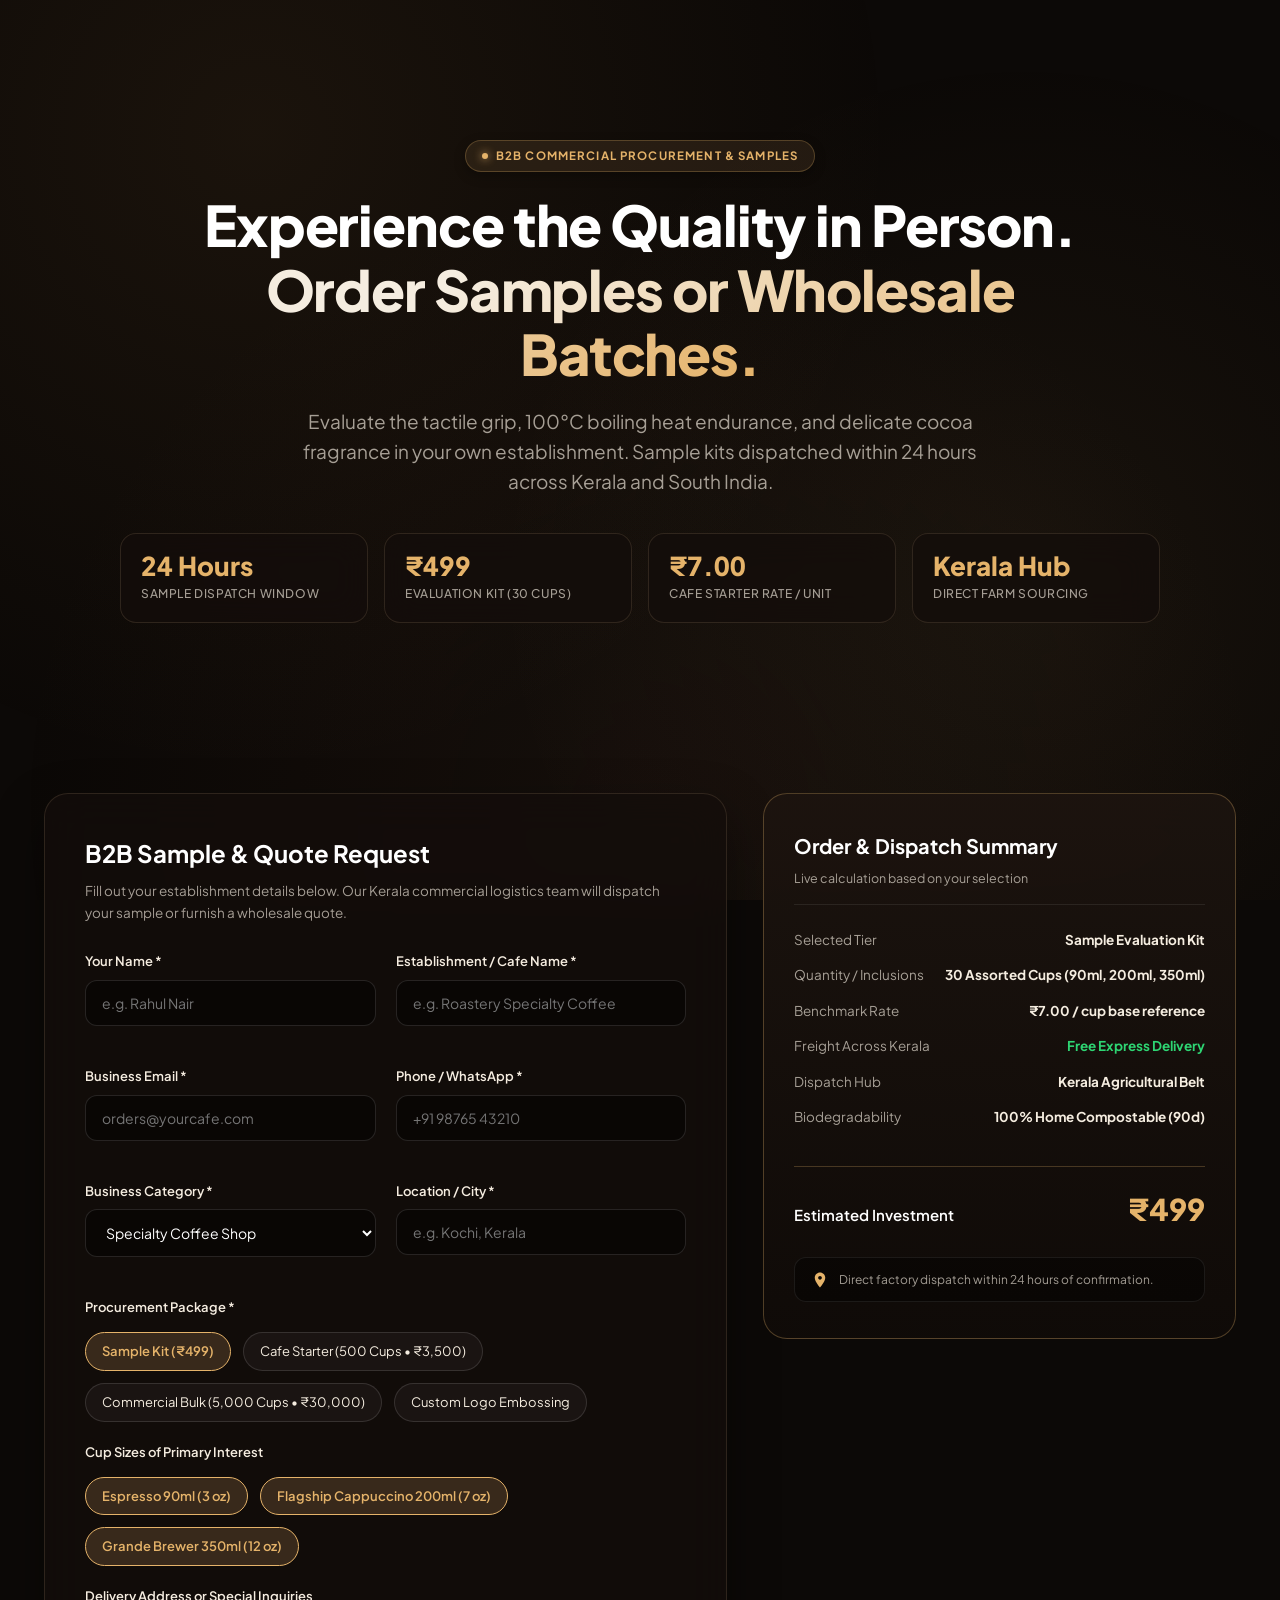
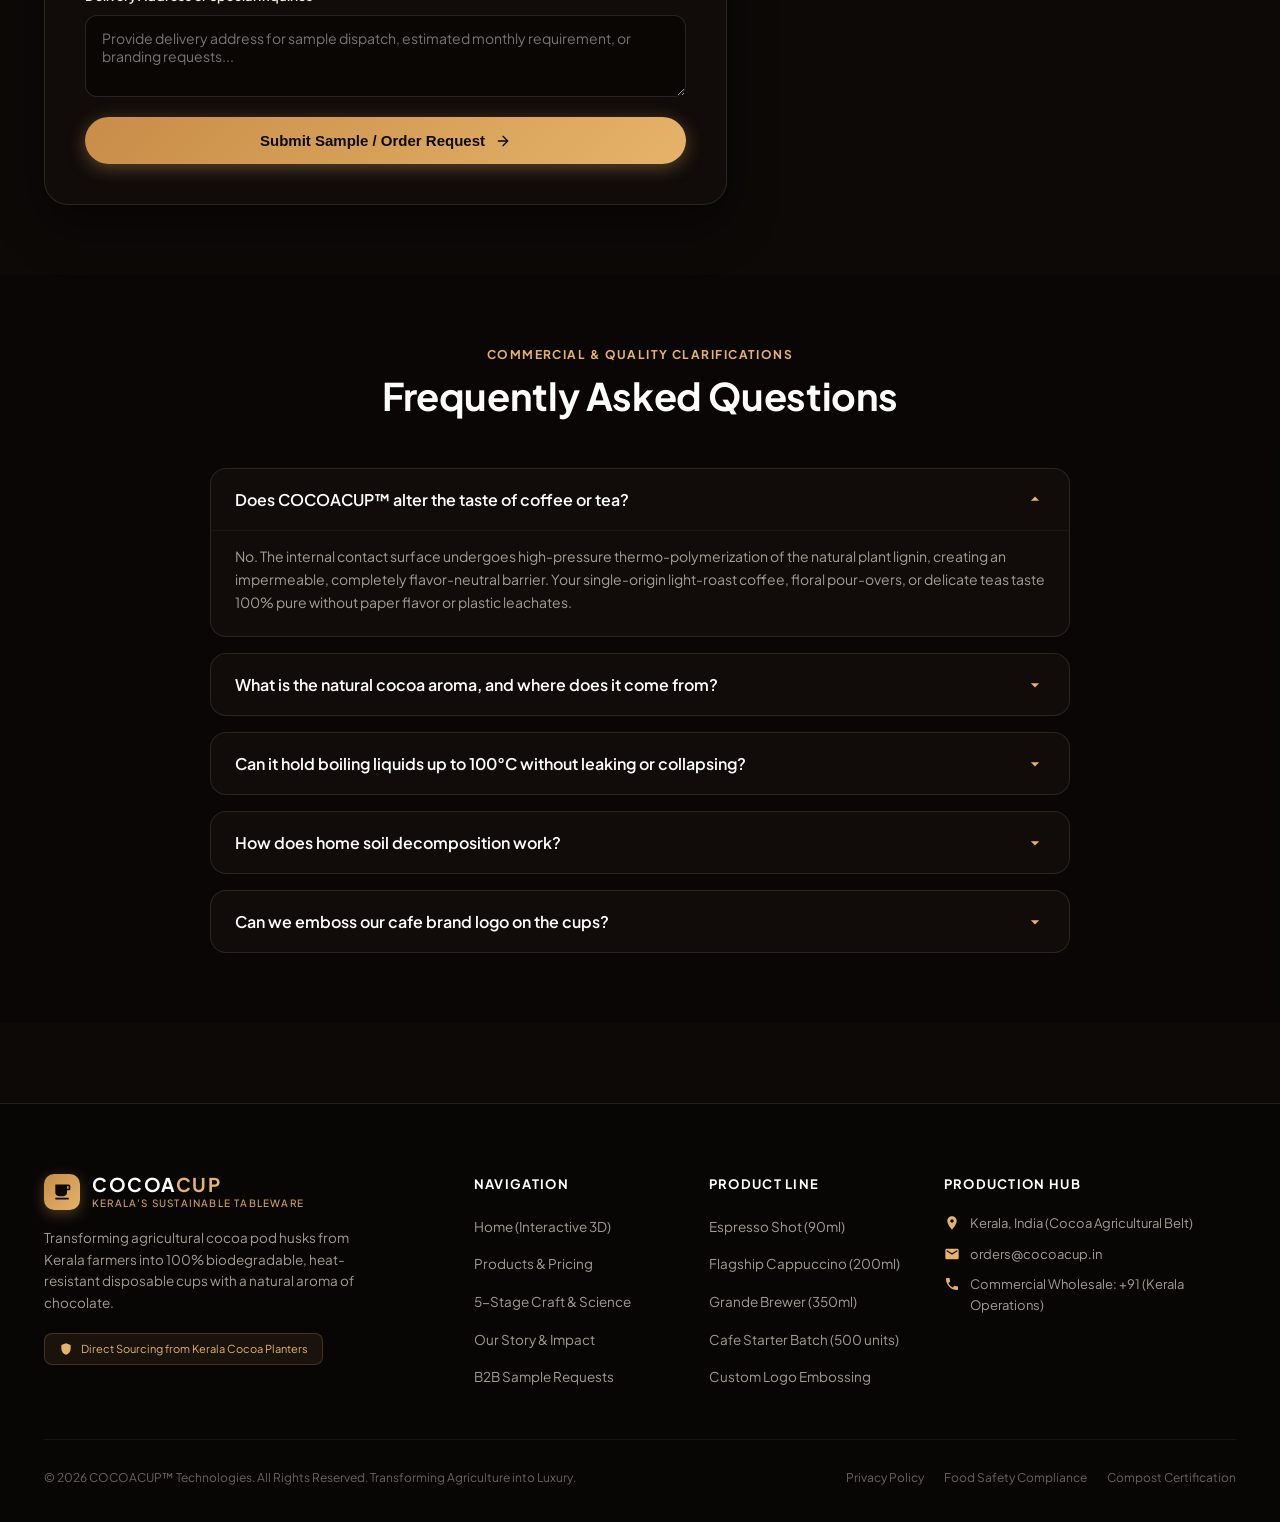
<file: contact.html>
<!DOCTYPE html>
<html lang="en">
<head>
  <meta charset="UTF-8">
  <meta name="viewport" content="width=device-width, initial-scale=1.0, viewport-fit=cover">
  <title>COCOACUP™ — B2B Wholesale & Sample Inquiries</title>
  <link rel="preconnect" href="https://fonts.googleapis.com">
  <link rel="preconnect" href="https://fonts.gstatic.com" crossorigin>
  <link href="https://fonts.googleapis.com/css2?family=Plus+Jakarta+Sans:wght@300;400;500;600;700;800&display=swap" rel="stylesheet">
  <link rel="stylesheet" href="css/style.css">
  <style>
    /* Contact Page Layout */
    .contact-grid {
      display: grid;
      grid-template-columns: 1.3fr 0.9fr;
      gap: 36px;
      margin-top: 40px;
    }

    .form-card {
      background: var(--bg-card);
      border: 1px solid var(--border-card);
      border-radius: 24px;
      padding: 40px;
      backdrop-filter: blur(20px);
      box-shadow: 0 20px 50px rgba(0, 0, 0, 0.4);
    }

    .form-row {
      display: grid;
      grid-template-columns: 1fr 1fr;
      gap: 20px;
      margin-bottom: 20px;
    }

    .form-group {
      display: flex;
      flex-direction: column;
      gap: 8px;
      margin-bottom: 20px;
    }

    .form-label {
      font-size: 13px;
      font-weight: 600;
      color: var(--accent-cream);
    }

    .form-input, .form-select, .form-textarea {
      width: 100%;
      background: rgba(0, 0, 0, 0.45);
      border: 1px solid rgba(255, 255, 255, 0.12);
      border-radius: 12px;
      padding: 13px 16px;
      color: #ffffff;
      font-family: inherit;
      font-size: 14px;
      outline: none;
      transition: all 0.25s ease;
    }

    .form-input:focus, .form-select:focus, .form-textarea:focus {
      border-color: var(--accent-gold);
      box-shadow: 0 0 12px rgba(229, 179, 106, 0.25);
      background: rgba(20, 14, 11, 0.6);
    }

    .form-select option {
      background: #140e0b;
      color: #ffffff;
    }

    .form-checkbox-group {
      display: flex;
      flex-wrap: wrap;
      gap: 12px;
      margin-top: 6px;
    }

    .custom-check-pill {
      display: inline-flex;
      align-items: center;
      gap: 8px;
      padding: 8px 16px;
      background: rgba(255, 255, 255, 0.04);
      border: 1px solid rgba(255, 255, 255, 0.12);
      border-radius: 999px;
      cursor: pointer;
      font-size: 13px;
      color: var(--accent-cream);
      transition: all 0.2s ease;
      user-select: none;
    }

    .custom-check-pill input {
      display: none;
    }

    .custom-check-pill.selected {
      background: rgba(229, 179, 106, 0.18);
      border-color: var(--accent-gold);
      color: var(--accent-gold);
      font-weight: 600;
    }

    /* Live Summary Card */
    .summary-card {
      background: linear-gradient(180deg, rgba(28, 20, 15, 0.95), rgba(16, 11, 8, 0.95));
      border: 1px solid rgba(229, 179, 106, 0.3);
      border-radius: 24px;
      padding: 36px 30px;
      backdrop-filter: blur(20px);
      display: flex;
      flex-direction: column;
      position: sticky;
      top: 100px;
    }

    .summary-title {
      font-size: 20px;
      font-weight: 700;
      color: #ffffff;
      margin-bottom: 6px;
    }

    .summary-desc {
      font-size: 12.5px;
      color: var(--text-muted);
      margin-bottom: 24px;
      border-bottom: 1px solid rgba(255, 255, 255, 0.08);
      padding-bottom: 16px;
    }

    .summary-list {
      list-style: none;
      display: flex;
      flex-direction: column;
      gap: 14px;
      margin-bottom: 28px;
      flex-grow: 1;
    }

    .summary-row {
      display: flex;
      justify-content: space-between;
      font-size: 13.5px;
    }

    .summary-label {
      color: var(--text-muted);
    }

    .summary-value {
      font-weight: 700;
      color: var(--accent-cream);
      text-align: right;
    }

    .summary-total-bar {
      border-top: 1px solid rgba(229, 179, 106, 0.25);
      padding-top: 18px;
      margin-top: 10px;
      display: flex;
      justify-content: space-between;
      align-items: baseline;
    }

    .summary-total-val {
      font-size: 30px;
      font-weight: 800;
      color: var(--accent-gold);
    }

    .hub-badge {
      display: flex;
      align-items: center;
      gap: 10px;
      margin-top: 24px;
      padding: 12px 16px;
      background: rgba(0, 0, 0, 0.4);
      border: 1px solid rgba(255, 255, 255, 0.08);
      border-radius: 12px;
      font-size: 12px;
      color: var(--text-muted);
    }

    .hub-badge svg {
      width: 18px;
      height: 18px;
      fill: var(--accent-gold);
      flex-shrink: 0;
    }

    /* FAQ Accordion */
    .faq-container {
      max-width: 860px;
      margin: 40px auto 0;
      display: flex;
      flex-direction: column;
      gap: 16px;
    }

    .faq-item {
      background: var(--bg-card);
      border: 1px solid var(--border-card);
      border-radius: 16px;
      overflow: hidden;
      transition: all 0.25s ease;
    }

    .faq-item:hover {
      border-color: var(--border-card-hover);
    }

    .faq-trigger {
      width: 100%;
      background: transparent;
      border: none;
      padding: 20px 24px;
      text-align: left;
      font-size: 16px;
      font-weight: 600;
      color: #ffffff;
      display: flex;
      justify-content: space-between;
      align-items: center;
      cursor: pointer;
      font-family: inherit;
    }

    .faq-icon {
      width: 20px;
      height: 20px;
      fill: var(--accent-gold);
      transition: transform 0.3s ease;
      flex-shrink: 0;
    }

    .faq-item.open .faq-icon {
      transform: rotate(180deg);
    }

    .faq-content {
      padding: 0 24px 22px;
      font-size: 14px;
      color: var(--text-muted);
      line-height: 1.65;
      display: none;
      border-top: 1px solid rgba(255, 255, 255, 0.05);
      padding-top: 14px;
    }

    .faq-item.open .faq-content {
      display: block;
    }

    /* Success Modal */
    .modal-overlay {
      position: fixed;
      inset: 0;
      background: rgba(0, 0, 0, 0.85);
      backdrop-filter: blur(12px);
      z-index: 200;
      display: none;
      align-items: center;
      justify-content: center;
      padding: 24px;
    }

    .modal-overlay.active {
      display: flex;
      animation: fadeIn 0.25s ease;
    }

    .modal-box {
      background: #140e0b;
      border: 1px solid var(--accent-gold);
      border-radius: 24px;
      padding: 40px;
      max-width: 520px;
      width: 100%;
      text-align: center;
      box-shadow: 0 25px 60px rgba(0, 0, 0, 0.8);
    }

    .modal-icon-wrap {
      width: 64px;
      height: 64px;
      border-radius: 50%;
      background: rgba(46, 213, 115, 0.15);
      border: 1px solid #2ed573;
      display: flex;
      align-items: center;
      justify-content: center;
      margin: 0 auto 20px;
      color: #2ed573;
    }

    .modal-icon-wrap svg {
      width: 32px;
      height: 32px;
      fill: currentColor;
    }

    @keyframes fadeIn {
      from { opacity: 0; transform: scale(0.95); }
      to { opacity: 1; transform: scale(1); }
    }

    @media (max-width: 992px) {
      .contact-grid {
        grid-template-columns: 1fr;
      }
      .summary-card {
        position: static;
      }
    }

    @media (max-width: 600px) {
      .form-card {
        padding: 24px;
      }
      .form-row {
        grid-template-columns: 1fr;
      }
    }
  </style>
</head>
<body>

  <div class="page-ambient-glow"></div>

  <!-- Unified Luxury Site Header -->
  <header class="site-header" id="site-header">
    <div class="container nav-inner">
      <a href="index.html" class="brand-logo">
        <div class="brand-emblem">
          <svg viewBox="0 0 24 24">
            <path d="M20 3H4v10c0 2.21 1.79 4 4 4h6c2.21 0 4-1.79 4-4v-3h2c1.1 0 2-.9 2-2V5c0-1.1-.9-2-2-2zm0 5h-2V5h2v3zM4 19h16v2H4z"/>
          </svg>
        </div>
        <div class="brand-text">
          <span class="brand-name">COCOA<span>CUP</span></span>
          <span class="brand-tagline">Kerala's Sustainable Tableware</span>
        </div>
      </a>

      <ul class="nav-links">
        <li><a href="index.html" class="nav-link">Home</a></li>
        <li><a href="products.html" class="nav-link">Products & Rates</a></li>
        <li><a href="process.html" class="nav-link">Craft & Process</a></li>
        <li><a href="story.html" class="nav-link">Our Story & Impact</a></li>
        <li><a href="contact.html" class="nav-link active">B2B / Contact</a></li>
      </ul>

      <div class="nav-actions">
        <a href="#sample" class="btn-sample">
          <span>Request Samples</span>
          <svg width="14" height="14" viewBox="0 0 24 24" fill="currentColor">
            <path d="M5 12h14M12 5l7 7-7 7" stroke="currentColor" stroke-width="2" stroke-linecap="round" stroke-linejoin="round" fill="none"/>
          </svg>
        </a>
        <button class="mobile-toggle" id="mobile-toggle" aria-label="Toggle Navigation">
          <svg viewBox="0 0 24 24">
            <path d="M3 18h18v-2H3v2zm0-5h18v-2H3v2zm0-7v2h18V6H3z"/>
          </svg>
        </button>
      </div>
    </div>
  </header>

  <!-- Mobile Drawer -->
  <div class="mobile-drawer" id="mobile-drawer">
    <a href="index.html" class="nav-link">Home (Interactive 3D Stage)</a>
    <a href="products.html" class="nav-link">Products & Commercial Rates</a>
    <a href="process.html" class="nav-link">5-Stage Craft & Process</a>
    <a href="story.html" class="nav-link">Our Story & Kerala Farmers</a>
    <a href="contact.html" class="nav-link active">Wholesale Order & Contact</a>
    <a href="#sample" class="btn-primary" style="margin-top: 10px;">Request Sample Kit</a>
  </div>

  <div class="content-wrapper">
    <!-- Hero Section -->
    <section class="page-hero" id="sample">
      <div class="container">
        <div class="hero-pill-badge">
          <span class="dot"></span>
          <span>B2B Commercial Procurement & Samples</span>
        </div>
        <h1 class="page-title">
          Experience the Quality in Person. <br>
          <span class="highlight">Order Samples or Wholesale Batches.</span>
        </h1>
        <p class="page-description">
          Evaluate the tactile grip, 100°C boiling heat endurance, and delicate cocoa fragrance in your own establishment. Sample kits dispatched within 24 hours across Kerala and South India.
        </p>

        <!-- Fast Metrics Strip -->
        <div class="metrics-strip">
          <div class="metric-pill">
            <div class="metric-val">24 Hours</div>
            <div class="metric-label">Sample Dispatch Window</div>
          </div>
          <div class="metric-pill">
            <div class="metric-val">₹499</div>
            <div class="metric-label">Evaluation Kit (30 Cups)</div>
          </div>
          <div class="metric-pill">
            <div class="metric-val">₹7.00</div>
            <div class="metric-label">Cafe Starter Rate / Unit</div>
          </div>
          <div class="metric-pill">
            <div class="metric-val">Kerala Hub</div>
            <div class="metric-label">Direct Farm Sourcing</div>
          </div>
        </div>
      </div>
    </section>

    <!-- Form & Live Order Summary Section -->
    <section class="section-pad">
      <div class="container">
        <div class="contact-grid">
          <!-- Form -->
          <div class="form-card">
            <h2 style="font-size: 24px; font-weight:700; color:#fff; margin-bottom:8px;">B2B Sample & Quote Request</h2>
            <p style="font-size: 13.5px; color:var(--text-muted); margin-bottom:28px;">
              Fill out your establishment details below. Our Kerala commercial logistics team will dispatch your sample or furnish a wholesale quote.
            </p>

            <form id="orderForm">
              <div class="form-row">
                <div class="form-group">
                  <label class="form-label" for="contactName">Your Name *</label>
                  <input type="text" id="contactName" class="form-input" placeholder="e.g. Rahul Nair" required>
                </div>
                <div class="form-group">
                  <label class="form-label" for="businessName">Establishment / Cafe Name *</label>
                  <input type="text" id="businessName" class="form-input" placeholder="e.g. Roastery Specialty Coffee" required>
                </div>
              </div>

              <div class="form-row">
                <div class="form-group">
                  <label class="form-label" for="email">Business Email *</label>
                  <input type="email" id="email" class="form-input" placeholder="orders@yourcafe.com" required>
                </div>
                <div class="form-group">
                  <label class="form-label" for="phone">Phone / WhatsApp *</label>
                  <input type="tel" id="phone" class="form-input" placeholder="+91 98765 43210" required>
                </div>
              </div>

              <div class="form-row">
                <div class="form-group">
                  <label class="form-label" for="businessType">Business Category *</label>
                  <select id="businessType" class="form-select">
                    <option value="Specialty Cafe">Specialty Coffee Shop</option>
                    <option value="Restaurant / Bistro">Restaurant / Bistro</option>
                    <option value="Luxury Resort / Hotel">Luxury Hotel / Resort</option>
                    <option value="Catering & Events">Catering & Event Organiser</option>
                    <option value="Wholesale Distributor">Packaging Distributor</option>
                    <option value="Corporate Office">Corporate Office / Institution</option>
                  </select>
                </div>
                <div class="form-group">
                  <label class="form-label" for="cityLocation">Location / City *</label>
                  <input type="text" id="cityLocation" class="form-input" placeholder="e.g. Kochi, Kerala" required>
                </div>
              </div>

              <!-- Order Tier Selection -->
              <div class="form-group">
                <label class="form-label">Procurement Package *</label>
                <div class="form-checkbox-group" id="tierGroup">
                  <label class="custom-check-pill selected" data-tier="sample" data-price="499" data-desc="30 Assorted Cups + Testing Kit">
                    <input type="radio" name="orderTier" value="sample" checked>
                    <span>Sample Kit (₹499)</span>
                  </label>
                  <label class="custom-check-pill" data-tier="starter" data-price="3500" data-desc="500 Flagship Cups (₹7/cup)">
                    <input type="radio" name="orderTier" value="starter">
                    <span>Cafe Starter (500 Cups &bull; ₹3,500)</span>
                  </label>
                  <label class="custom-check-pill" data-tier="wholesale" data-price="30000" data-desc="5,000+ Cups (₹6/cup)">
                    <input type="radio" name="orderTier" value="wholesale">
                    <span>Commercial Bulk (5,000 Cups &bull; ₹30,000)</span>
                  </label>
                  <label class="custom-check-pill" data-tier="custom" data-price="Quote" data-desc="25,000+ Units with Logo Moulding">
                    <input type="radio" name="orderTier" value="custom">
                    <span>Custom Logo Embossing</span>
                  </label>
                </div>
              </div>

              <!-- Sizes of Interest -->
              <div class="form-group">
                <label class="form-label">Cup Sizes of Primary Interest</label>
                <div class="form-checkbox-group">
                  <label class="custom-check-pill selected">
                    <input type="checkbox" checked value="Espresso 90ml">
                    <span>Espresso 90ml (3 oz)</span>
                  </label>
                  <label class="custom-check-pill selected">
                    <input type="checkbox" checked value="Cappuccino 200ml">
                    <span>Flagship Cappuccino 200ml (7 oz)</span>
                  </label>
                  <label class="custom-check-pill selected">
                    <input type="checkbox" checked value="Grande 350ml">
                    <span>Grande Brewer 350ml (12 oz)</span>
                  </label>
                </div>
              </div>

              <!-- Note -->
              <div class="form-group">
                <label class="form-label" for="notes">Delivery Address or Special Inquiries</label>
                <textarea id="notes" rows="3" class="form-textarea" placeholder="Provide delivery address for sample dispatch, estimated monthly requirement, or branding requests..."></textarea>
              </div>

              <button type="submit" class="btn-primary" style="width:100%; padding:15px; font-size:15px; justify-content:center;">
                <span>Submit Sample / Order Request</span>
                <svg width="16" height="16" viewBox="0 0 24 24" fill="currentColor">
                  <path d="M5 12h14M12 5l7 7-7 7" stroke="currentColor" stroke-width="2" stroke-linecap="round" stroke-linejoin="round" fill="none"/>
                </svg>
              </button>
            </form>
          </div>

          <!-- Sticky Live Summary Card -->
          <div>
            <div class="summary-card">
              <h3 class="summary-title">Order & Dispatch Summary</h3>
              <div class="summary-desc">Live calculation based on your selection</div>

              <ul class="summary-list">
                <li class="summary-row">
                  <span class="summary-label">Selected Tier</span>
                  <span class="summary-value" id="summaryTierName">Sample Evaluation Kit</span>
                </li>
                <li class="summary-row">
                  <span class="summary-label">Quantity / Inclusions</span>
                  <span class="summary-value" id="summaryInclusions">30 Assorted Cups (90ml, 200ml, 350ml)</span>
                </li>
                <li class="summary-row">
                  <span class="summary-label">Benchmark Rate</span>
                  <span class="summary-value">₹7.00 / cup base reference</span>
                </li>
                <li class="summary-row">
                  <span class="summary-label">Freight Across Kerala</span>
                  <span class="summary-value" style="color:#2ed573;">Free Express Delivery</span>
                </li>
                <li class="summary-row">
                  <span class="summary-label">Dispatch Hub</span>
                  <span class="summary-value">Kerala Agricultural Belt</span>
                </li>
                <li class="summary-row">
                  <span class="summary-label">Biodegradability</span>
                  <span class="summary-value">100% Home Compostable (90d)</span>
                </li>
              </ul>

              <div class="summary-total-bar">
                <span class="summary-label" style="font-size:15px; font-weight:600; color:#fff;">Estimated Investment</span>
                <span class="summary-total-val" id="summaryTotal">₹499</span>
              </div>

              <div class="hub-badge">
                <svg viewBox="0 0 24 24"><path d="M12 2C8.13 2 5 5.13 5 9c0 5.25 7 13 7 13s7-7.75 7-13c0-3.87-3.13-7-7-7zm0 9.5c-1.38 0-2.5-1.12-2.5-2.5s1.12-2.5 2.5-2.5 2.5 1.12 2.5 2.5-1.12 2.5-2.5 2.5z"/></svg>
                <span>Direct factory dispatch within 24 hours of confirmation.</span>
              </div>
            </div>
          </div>
        </div>
      </div>
    </section>

    <!-- FAQ Section -->
    <section class="section-pad" style="background: rgba(0,0,0,0.25);">
      <div class="container">
        <div class="section-header">
          <div class="section-subtitle">Commercial & Quality Clarifications</div>
          <h2 class="section-title">Frequently Asked Questions</h2>
        </div>

        <div class="faq-container">
          <!-- FAQ 1 -->
          <div class="faq-item open">
            <button class="faq-trigger" type="button">
              <span>Does COCOACUP™ alter the taste of coffee or tea?</span>
              <svg class="faq-icon" viewBox="0 0 24 24"><path d="M7 10l5 5 5-5z"/></svg>
            </button>
            <div class="faq-content">
              No. The internal contact surface undergoes high-pressure thermo-polymerization of the natural plant lignin, creating an impermeable, completely flavor-neutral barrier. Your single-origin light-roast coffee, floral pour-overs, or delicate teas taste 100% pure without paper flavor or plastic leachates.
            </div>
          </div>

          <!-- FAQ 2 -->
          <div class="faq-item">
            <button class="faq-trigger" type="button">
              <span>What is the natural cocoa aroma, and where does it come from?</span>
              <svg class="faq-icon" viewBox="0 0 24 24"><path d="M7 10l5 5 5-5z"/></svg>
            </button>
            <div class="faq-content">
              Because our cups are manufactured from authentic Kerala cocoa pod husks, the exterior of the cup retains natural organic theobromine volatile compounds. When you hold the hot cup, you receive a subtle, comforting scent of fine dark chocolate, enhancing the sensory ritual of drinking your beverage.
            </div>
          </div>

          <!-- FAQ 3 -->
          <div class="faq-item">
            <button class="faq-trigger" type="button">
              <span>Can it hold boiling liquids up to 100°C without leaking or collapsing?</span>
              <svg class="faq-icon" viewBox="0 0 24 24"><path d="M7 10l5 5 5-5z"/></svg>
            </button>
            <div class="faq-content">
              Yes, rigorously tested. Unlike PLA bioplastics that soften and melt at 55°C, COCOACUP is cured under 180°C and 180 bar pressure. It easily handles boiling tea, Americanos, and hot soups up to 100°C for over 4 continuous hours with zero softening and zero leakage.
            </div>
          </div>

          <!-- FAQ 4 -->
          <div class="faq-item">
            <button class="faq-trigger" type="button">
              <span>How does home soil decomposition work?</span>
              <svg class="faq-icon" viewBox="0 0 24 24"><path d="M7 10l5 5 5-5z"/></svg>
            </button>
            <div class="faq-content">
              COCOACUP contains zero polyethylene, zero PLA, and zero synthetic polymers. Discard it into your cafe's organic waste bin, home compost, or soil garden. Naturally occurring soil fungi and bacteria digest the organic cocoa fibers into humus within 90 days.
            </div>
          </div>

          <!-- FAQ 5 -->
          <div class="faq-item">
            <button class="faq-trigger" type="button">
              <span>Can we emboss our cafe brand logo on the cups?</span>
              <svg class="faq-icon" viewBox="0 0 24 24"><path d="M7 10l5 5 5-5z"/></svg>
            </button>
            <div class="faq-content">
              Yes! For wholesale partner orders of 25,000 units or recurring monthly commercial contracts, our precision toolmakers can craft customized CNC mould inserts to emboss your cafe's logo onto the cup base or sidewalls.
            </div>
          </div>
        </div>
      </div>
    </section>
  </div>

  <!-- Success Confirmation Modal -->
  <div class="modal-overlay" id="successModal">
    <div class="modal-box">
      <div class="modal-icon-wrap">
        <svg viewBox="0 0 24 24"><path d="M9 16.17L4.83 12l-1.42 1.41L9 19 21 7l-1.41-1.41z"/></svg>
      </div>
      <h3 style="font-size:24px; font-weight:700; color:#fff; margin-bottom:12px;">Request Received!</h3>
      <p style="font-size:14px; color:var(--text-muted); line-height:1.6; margin-bottom:20px;">
        Thank you for choosing Kerala's sustainable tableware. Your evaluation request <strong style="color:var(--accent-gold);" id="refCode">#CC-8492</strong> has been logged. Our commercial dispatch desk will reach out via WhatsApp / Email within 4 business hours.
      </p>
      <div style="display:flex; gap:12px; justify-content:center;">
        <button class="btn-primary" id="modalCloseBtn">Done</button>
        <a href="https://wa.me/?text=Hello%20COCOACUP%20Team%2C%20I%20just%20submitted%20a%20sample%20request" target="_blank" class="btn-secondary">Direct WhatsApp</a>
      </div>
    </div>
  </div>

  <!-- Unified Luxury Site Footer -->
  <footer class="site-footer">
    <div class="container">
      <div class="footer-grid">
        <div class="footer-col-brand">
          <a href="index.html" class="brand-logo">
            <div class="brand-emblem">
              <svg viewBox="0 0 24 24">
                <path d="M20 3H4v10c0 2.21 1.79 4 4 4h6c2.21 0 4-1.79 4-4v-3h2c1.1 0 2-.9 2-2V5c0-1.1-.9-2-2-2zm0 5h-2V5h2v3zM4 19h16v2H4z"/>
              </svg>
            </div>
            <div class="brand-text">
              <span class="brand-name">COCOA<span>CUP</span></span>
              <span class="brand-tagline">Kerala's Sustainable Tableware</span>
            </div>
          </a>
          <p class="footer-about-text">
            Transforming agricultural cocoa pod husks from Kerala farmers into 100% biodegradable, heat-resistant disposable cups with a natural aroma of chocolate.
          </p>
          <div class="footer-farmer-badge">
            <svg width="14" height="14" viewBox="0 0 24 24" fill="currentColor">
              <path d="M12 2L4 5v6.09c0 5.05 3.41 9.76 8 10.91 4.59-1.15 8-5.86 8-10.91V5l-8-3z"/>
            </svg>
            <span>Direct Sourcing from Kerala Cocoa Planters</span>
          </div>
        </div>

        <div>
          <h4 class="footer-heading">Navigation</h4>
          <ul class="footer-links">
            <li><a href="index.html" class="footer-link">Home (Interactive 3D)</a></li>
            <li><a href="products.html" class="footer-link">Products & Pricing</a></li>
            <li><a href="process.html" class="footer-link">5-Stage Craft & Science</a></li>
            <li><a href="story.html" class="footer-link">Our Story & Impact</a></li>
            <li><a href="contact.html" class="footer-link">B2B Sample Requests</a></li>
          </ul>
        </div>

        <div>
          <h4 class="footer-heading">Product Line</h4>
          <ul class="footer-links">
            <li><a href="products.html" class="footer-link">Espresso Shot (90ml)</a></li>
            <li><a href="products.html" class="footer-link">Flagship Cappuccino (200ml)</a></li>
            <li><a href="products.html" class="footer-link">Grande Brewer (350ml)</a></li>
            <li><a href="products.html#pricing" class="footer-link">Cafe Starter Batch (500 units)</a></li>
            <li><a href="contact.html" class="footer-link">Custom Logo Embossing</a></li>
          </ul>
        </div>

        <div>
          <h4 class="footer-heading">Production Hub</h4>
          <div class="footer-contact-item">
            <svg viewBox="0 0 24 24"><path d="M12 2C8.13 2 5 5.13 5 9c0 5.25 7 13 7 13s7-7.75 7-13c0-3.87-3.13-7-7-7zm0 9.5c-1.38 0-2.5-1.12-2.5-2.5s1.12-2.5 2.5-2.5 2.5 1.12 2.5 2.5-1.12 2.5-2.5 2.5z"/></svg>
            <span>Kerala, India (Cocoa Agricultural Belt)</span>
          </div>
          <div class="footer-contact-item">
            <svg viewBox="0 0 24 24"><path d="M20 4H4c-1.1 0-1.99.9-1.99 2L2 18c0 1.1.9 2 2 2h16c1.1 0 2-.9 2-2V6c0-1.1-.9-2-2-2zm0 4l-8 5-8-5V6l8 5 8-5v2z"/></svg>
            <span>orders@cocoacup.in</span>
          </div>
          <div class="footer-contact-item">
            <svg viewBox="0 0 24 24"><path d="M6.62 10.79c1.44 2.83 3.76 5.14 6.59 6.59l2.2-2.2c.27-.27.67-.36 1.02-.24 1.12.37 2.33.57 3.57.57.55 0 1 .45 1 1V20c0 .55-.45 1-1 1-9.39 0-17-7.61-17-17 0-.55.45-1 1-1h3.5c.55 0 1 .45 1 1 0 1.25.2 2.45.57 3.57.11.35.03.74-.25 1.02l-2.2 2.2z"/></svg>
            <span>Commercial Wholesale: +91 (Kerala Operations)</span>
          </div>
        </div>
      </div>

      <div class="footer-bottom">
        <div>&copy; 2026 COCOACUP™ Technologies. All Rights Reserved. Transforming Agriculture into Luxury.</div>
        <div class="footer-bottom-links">
          <a href="#">Privacy Policy</a>
          <a href="#">Food Safety Compliance</a>
          <a href="#">Compost Certification</a>
        </div>
      </div>
    </div>
  </footer>

  <script>
    const siteHeader = document.getElementById('site-header');
    window.addEventListener('scroll', () => {
      if (window.scrollY > 20) {
        siteHeader.classList.add('scrolled');
      } else {
        siteHeader.classList.remove('scrolled');
      }
    });

    const mobileToggle = document.getElementById('mobile-toggle');
    const mobileDrawer = document.getElementById('mobile-drawer');
    mobileToggle.addEventListener('click', () => {
      mobileDrawer.classList.toggle('open');
    });

    // Checkbox and Radio Pill Selection Handler
    const tierPills = document.querySelectorAll('#tierGroup .custom-check-pill');
    const summaryTierName = document.getElementById('summaryTierName');
    const summaryInclusions = document.getElementById('summaryInclusions');
    const summaryTotal = document.getElementById('summaryTotal');

    tierPills.forEach(pill => {
      pill.addEventListener('click', () => {
        tierPills.forEach(p => p.classList.remove('selected'));
        pill.classList.add('selected');
        const radio = pill.querySelector('input');
        if (radio) radio.checked = true;

        const tier = pill.dataset.tier;
        const price = pill.dataset.price;
        const desc = pill.dataset.desc;

        if (tier === 'sample') {
          summaryTierName.textContent = 'Sample Evaluation Kit';
          summaryInclusions.textContent = '30 Assorted Cups (90ml, 200ml, 350ml)';
          summaryTotal.textContent = '₹499';
        } else if (tier === 'starter') {
          summaryTierName.textContent = 'Cafe Starter Batch';
          summaryInclusions.textContent = '500 Flagship Cups (200ml) @ ₹7.00/cup';
          summaryTotal.textContent = '₹3,500';
        } else if (tier === 'wholesale') {
          summaryTierName.textContent = 'Commercial Bulk Batch';
          summaryInclusions.textContent = '5,000 Cups @ ₹6.00/cup discounted';
          summaryTotal.textContent = '₹30,000';
        } else if (tier === 'custom') {
          summaryTierName.textContent = 'Custom Logo Embossing Batch';
          summaryInclusions.textContent = '25,000+ Units with Custom Tooling';
          summaryTotal.textContent = 'Custom Quote';
        }
      });
    });

    // URL parameter preselection (e.g. ?tier=starter)
    const urlParams = new URLSearchParams(window.location.search);
    const tierParam = urlParams.get('tier');
    if (tierParam) {
      const matchPill = document.querySelector(`#tierGroup .custom-check-pill[data-tier="${tierParam}"]`);
      if (matchPill) matchPill.click();
    }

    // FAQ Accordion
    const faqItems = document.querySelectorAll('.faq-item');
    faqItems.forEach(item => {
      const trigger = item.querySelector('.faq-trigger');
      trigger.addEventListener('click', () => {
        item.classList.toggle('open');
      });
    });

    // Form submission
    const form = document.getElementById('orderForm');
    const modal = document.getElementById('successModal');
    const modalCloseBtn = document.getElementById('modalCloseBtn');
    const refCode = document.getElementById('refCode');

    form.addEventListener('submit', (e) => {
      e.preventDefault();
      refCode.textContent = '#CC-' + Math.floor(1000 + Math.random() * 9000);
      modal.classList.add('active');
    });

    modalCloseBtn.addEventListener('click', () => {
      modal.classList.remove('active');
      form.reset();
    });
  </script>
</body>
</html>
</file>
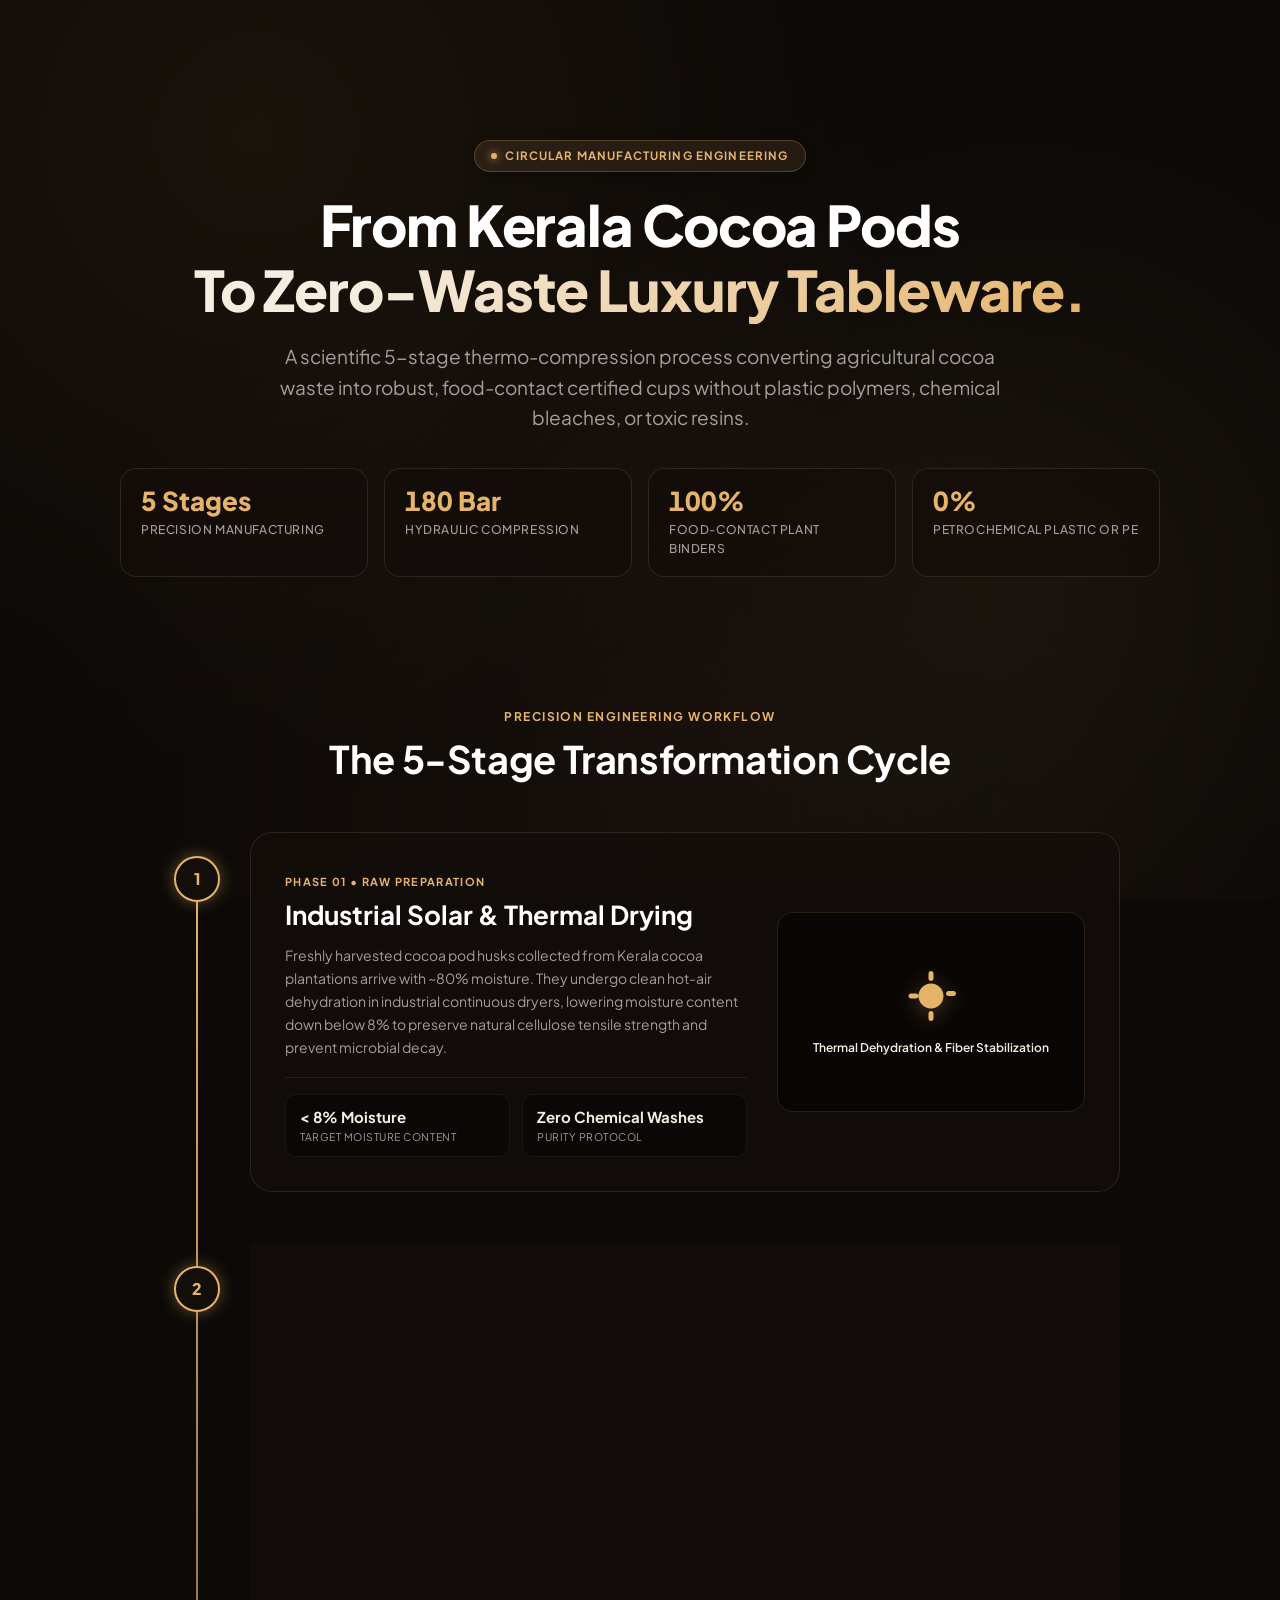
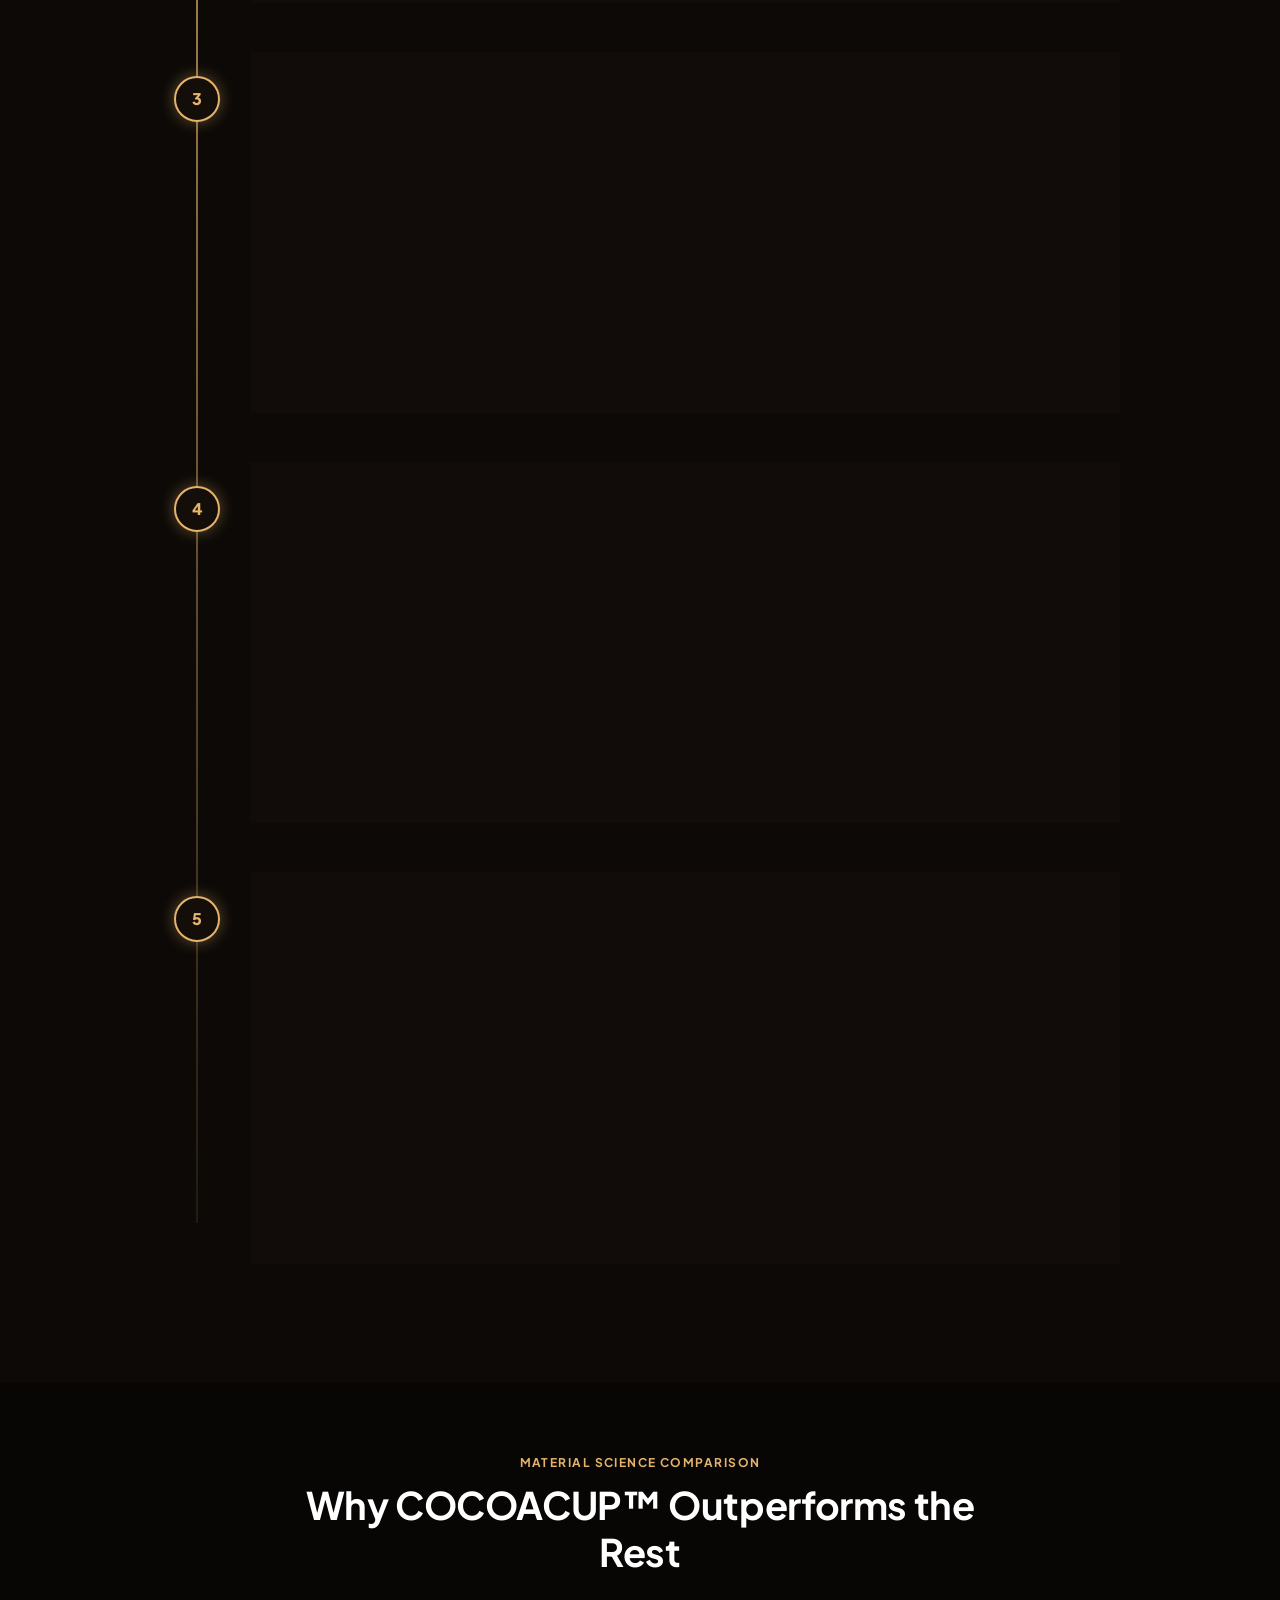
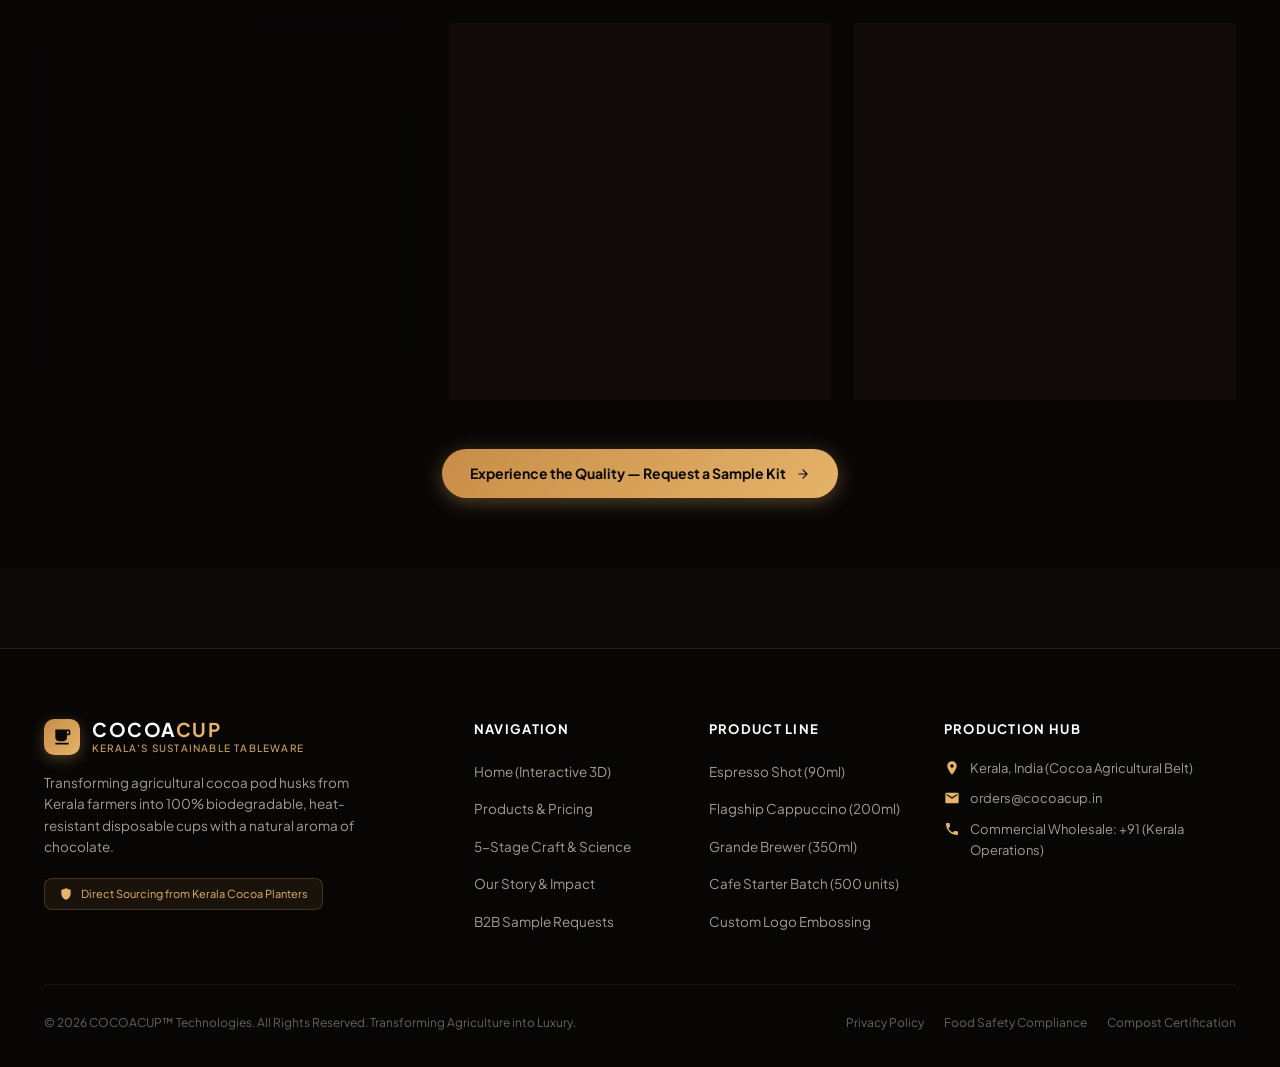
<file: process.html>
<!DOCTYPE html>
<html lang="en">
<head>
  <meta charset="UTF-8">
  <meta name="viewport" content="width=device-width, initial-scale=1.0, viewport-fit=cover">
  <title>COCOACUP™ — The Craft & 5-Stage Engineering Process</title>
  <link rel="preconnect" href="https://fonts.googleapis.com">
  <link rel="preconnect" href="https://fonts.gstatic.com" crossorigin>
  <link href="https://fonts.googleapis.com/css2?family=Plus+Jakarta+Sans:wght@300;400;500;600;700;800&display=swap" rel="stylesheet">
  <link rel="stylesheet" href="css/style.css">
  <style>
    /* Process Page Styling */
    .timeline-container {
      position: relative;
      max-width: 960px;
      margin: 50px auto 0;
    }

    .timeline-container::before {
      content: '';
      position: absolute;
      top: 40px;
      bottom: 40px;
      left: 36px;
      width: 2px;
      background: linear-gradient(180deg, var(--accent-gold) 0%, rgba(229,179,106,0.1) 100%);
    }

    .step-item {
      position: relative;
      padding-left: 90px;
      margin-bottom: 50px;
    }

    .step-node {
      position: absolute;
      left: 14px;
      top: 24px;
      width: 46px;
      height: 46px;
      border-radius: 50%;
      background: #140e0b;
      border: 2px solid var(--accent-gold);
      display: flex;
      align-items: center;
      justify-content: center;
      color: var(--accent-gold);
      font-weight: 800;
      font-size: 16px;
      box-shadow: 0 0 16px rgba(229, 179, 106, 0.4);
      z-index: 2;
    }

    .step-card {
      background: var(--bg-card);
      border: 1px solid var(--border-card);
      border-radius: 22px;
      padding: 34px;
      backdrop-filter: blur(20px);
      transition: all 0.35s var(--spring-ease);
      display: grid;
      grid-template-columns: 1.2fr 0.8fr;
      gap: 30px;
      align-items: center;
    }

    .step-card:hover {
      border-color: var(--border-card-hover);
      background: var(--bg-card-hover);
      transform: translateX(6px);
      box-shadow: 0 15px 40px rgba(0, 0, 0, 0.5);
    }

    .step-badge {
      display: inline-block;
      font-size: 11px;
      font-weight: 700;
      letter-spacing: 0.12em;
      text-transform: uppercase;
      color: var(--accent-gold);
      margin-bottom: 8px;
    }

    .step-title {
      font-size: 26px;
      font-weight: 700;
      color: #ffffff;
      margin-bottom: 14px;
      line-height: 1.2;
    }

    .step-desc {
      font-size: 14px;
      color: var(--text-muted);
      line-height: 1.65;
      margin-bottom: 18px;
    }

    .step-parameters {
      display: grid;
      grid-template-columns: 1fr 1fr;
      gap: 12px;
      border-top: 1px solid rgba(255, 255, 255, 0.08);
      padding-top: 16px;
    }

    .param-box {
      background: rgba(0, 0, 0, 0.35);
      border: 1px solid rgba(255, 255, 255, 0.06);
      border-radius: 10px;
      padding: 10px 14px;
    }

    .param-val {
      font-size: 15px;
      font-weight: 700;
      color: var(--accent-cream);
    }

    .param-label {
      font-size: 10.5px;
      color: var(--text-muted);
      text-transform: uppercase;
      letter-spacing: 0.05em;
    }

    .step-visual-box {
      background: rgba(0, 0, 0, 0.5);
      border: 1px solid rgba(229, 179, 106, 0.15);
      border-radius: 16px;
      height: 200px;
      display: flex;
      flex-direction: column;
      align-items: center;
      justify-content: center;
      padding: 20px;
      text-align: center;
      position: relative;
      overflow: hidden;
    }

    .step-visual-box svg {
      width: 60px;
      height: 60px;
      fill: var(--accent-gold);
      margin-bottom: 12px;
      filter: drop-shadow(0 4px 10px rgba(229,179,106,0.3));
    }

    .step-visual-caption {
      font-size: 12px;
      font-weight: 600;
      color: var(--accent-cream);
    }

    /* Comparison Section */
    .comparison-grid {
      display: grid;
      grid-template-columns: repeat(3, 1fr);
      gap: 24px;
      margin-top: 40px;
    }

    .comparison-card {
      background: var(--bg-card);
      border: 1px solid var(--border-card);
      border-radius: 20px;
      padding: 28px;
      backdrop-filter: blur(16px);
      transition: all 0.3s ease;
    }

    .comparison-card.winner {
      border-color: var(--accent-gold);
      background: linear-gradient(180deg, rgba(32, 22, 16, 0.95), rgba(18, 13, 10, 0.9));
      box-shadow: 0 10px 30px rgba(229, 179, 106, 0.15);
    }

    .comp-header {
      display: flex;
      justify-content: space-between;
      align-items: center;
      margin-bottom: 18px;
      border-bottom: 1px solid rgba(255, 255, 255, 0.08);
      padding-bottom: 14px;
    }

    .comp-title {
      font-size: 18px;
      font-weight: 700;
      color: #ffffff;
    }

    .comp-tag {
      font-size: 11px;
      font-weight: 700;
      padding: 3px 10px;
      border-radius: 999px;
      text-transform: uppercase;
      letter-spacing: 0.05em;
    }

    .comp-tag.good {
      background: rgba(46, 213, 115, 0.15);
      color: #2ed573;
      border: 1px solid rgba(46, 213, 115, 0.3);
    }

    .comp-tag.bad {
      background: rgba(255, 71, 87, 0.15);
      color: #ff4757;
      border: 1px solid rgba(255, 71, 87, 0.3);
    }

    .comp-list {
      list-style: none;
      display: flex;
      flex-direction: column;
      gap: 12px;
      font-size: 13px;
    }

    .comp-item {
      display: flex;
      align-items: flex-start;
      gap: 10px;
      color: var(--text-muted);
    }

    .comp-item svg {
      width: 16px;
      height: 16px;
      flex-shrink: 0;
      margin-top: 2px;
    }

    @media (max-width: 900px) {
      .step-card {
        grid-template-columns: 1fr;
      }
      .comparison-grid {
        grid-template-columns: 1fr;
      }
    }

    @media (max-width: 600px) {
      .timeline-container::before {
        left: 20px;
      }
      .step-node {
        left: 0;
        width: 40px;
        height: 40px;
        font-size: 14px;
      }
      .step-item {
        padding-left: 60px;
      }
      .step-parameters {
        grid-template-columns: 1fr;
      }
    }
  </style>
</head>
<body>

  <div class="page-ambient-glow"></div>

  <!-- Unified Luxury Site Header -->
  <header class="site-header" id="site-header">
    <div class="container nav-inner">
      <a href="index.html" class="brand-logo">
        <div class="brand-emblem">
          <svg viewBox="0 0 24 24">
            <path d="M20 3H4v10c0 2.21 1.79 4 4 4h6c2.21 0 4-1.79 4-4v-3h2c1.1 0 2-.9 2-2V5c0-1.1-.9-2-2-2zm0 5h-2V5h2v3zM4 19h16v2H4z"/>
          </svg>
        </div>
        <div class="brand-text">
          <span class="brand-name">COCOA<span>CUP</span></span>
          <span class="brand-tagline">Kerala's Sustainable Tableware</span>
        </div>
      </a>

      <ul class="nav-links">
        <li><a href="index.html" class="nav-link">Home</a></li>
        <li><a href="products.html" class="nav-link">Products & Rates</a></li>
        <li><a href="process.html" class="nav-link active">Craft & Process</a></li>
        <li><a href="story.html" class="nav-link">Our Story & Impact</a></li>
        <li><a href="contact.html" class="nav-link">B2B / Contact</a></li>
      </ul>

      <div class="nav-actions">
        <a href="contact.html#sample" class="btn-sample">
          <span>Request Samples</span>
          <svg width="14" height="14" viewBox="0 0 24 24" fill="currentColor">
            <path d="M5 12h14M12 5l7 7-7 7" stroke="currentColor" stroke-width="2" stroke-linecap="round" stroke-linejoin="round" fill="none"/>
          </svg>
        </a>
        <button class="mobile-toggle" id="mobile-toggle" aria-label="Toggle Navigation">
          <svg viewBox="0 0 24 24">
            <path d="M3 18h18v-2H3v2zm0-5h18v-2H3v2zm0-7v2h18V6H3z"/>
          </svg>
        </button>
      </div>
    </div>
  </header>

  <!-- Mobile Drawer -->
  <div class="mobile-drawer" id="mobile-drawer">
    <a href="index.html" class="nav-link">Home (Interactive 3D Stage)</a>
    <a href="products.html" class="nav-link">Products & Commercial Rates</a>
    <a href="process.html" class="nav-link active">5-Stage Craft & Process</a>
    <a href="story.html" class="nav-link">Our Story & Kerala Farmers</a>
    <a href="contact.html" class="nav-link">Wholesale Order & Contact</a>
    <a href="contact.html#sample" class="btn-primary" style="margin-top: 10px;">Request Sample Kit</a>
  </div>

  <div class="content-wrapper">
    <!-- Hero Section -->
    <section class="page-hero">
      <div class="container">
        <div class="hero-pill-badge">
          <span class="dot"></span>
          <span>Circular Manufacturing Engineering</span>
        </div>
        <h1 class="page-title">
          From Kerala Cocoa Pods <br>
          <span class="highlight">To Zero-Waste Luxury Tableware.</span>
        </h1>
        <p class="page-description">
          A scientific 5-stage thermo-compression process converting agricultural cocoa waste into robust, food-contact certified cups without plastic polymers, chemical bleaches, or toxic resins.
        </p>

        <!-- Fast Metrics Strip -->
        <div class="metrics-strip">
          <div class="metric-pill">
            <div class="metric-val">5 Stages</div>
            <div class="metric-label">Precision Manufacturing</div>
          </div>
          <div class="metric-pill">
            <div class="metric-val">180 Bar</div>
            <div class="metric-label">Hydraulic Compression</div>
          </div>
          <div class="metric-pill">
            <div class="metric-val">100%</div>
            <div class="metric-label">Food-Contact Plant Binders</div>
          </div>
          <div class="metric-pill">
            <div class="metric-val">0%</div>
            <div class="metric-label">Petrochemical Plastic or PE</div>
          </div>
        </div>
      </div>
    </section>

    <!-- 5-Stage Scientific Journey -->
    <section class="section-pad">
      <div class="container">
        <div class="section-header">
          <div class="section-subtitle">Precision Engineering Workflow</div>
          <h2 class="section-title">The 5-Stage Transformation Cycle</h2>
        </div>

        <div class="timeline-container">
          <!-- Stage 1: Dry -->
          <div class="step-item">
            <div class="step-node">1</div>
            <div class="step-card">
              <div>
                <span class="step-badge">Phase 01 &bull; Raw Preparation</span>
                <h3 class="step-title">Industrial Solar & Thermal Drying</h3>
                <p class="step-desc">
                  Freshly harvested cocoa pod husks collected from Kerala cocoa plantations arrive with ~80% moisture. They undergo clean hot-air dehydration in industrial continuous dryers, lowering moisture content down below 8% to preserve natural cellulose tensile strength and prevent microbial decay.
                </p>
                <div class="step-parameters">
                  <div class="param-box">
                    <div class="param-val">&lt; 8% Moisture</div>
                    <div class="param-label">Target Moisture Content</div>
                  </div>
                  <div class="param-box">
                    <div class="param-val">Zero Chemical Washes</div>
                    <div class="param-label">Purity Protocol</div>
                  </div>
                </div>
              </div>
              <div class="step-visual-box">
                <svg viewBox="0 0 24 24">
                  <path d="M12 7c-2.76 0-5 2.24-5 5s2.24 5 5 5 5-2.24 5-5-2.24-5-5-5zm0-5c.55 0 1 .45 1 1v2c0 .55-.45 1-1 1s-1-.45-1-1V3c0-.55.45-1 1-1zm0 16c.55 0 1 .45 1 1v2c0 .55-.45 1-1 1s-1-.45-1-1v-2c0-.55.45-1 1-1zm10-7c0 .55-.45 1-1 1h-2c-.55 0-1-.45-1-1s.45-1 1-1h2c.55 0 1 .45 1 1zM7 12c0 .55-.45 1-1 1H4c-.55 0-1-.45-1-1s.45-1 1-1h2c.55 0 1 .45 1 1z"/>
                </svg>
                <div class="step-visual-caption">Thermal Dehydration & Fiber Stabilization</div>
              </div>
            </div>
          </div>

          <!-- Stage 2: Grind -->
          <div class="step-item">
            <div class="step-node">2</div>
            <div class="step-card">
              <div>
                <span class="step-badge">Phase 02 &bull; Micronization</span>
                <h3 class="step-title">High-Energy Micron Milling</h3>
                <p class="step-desc">
                  The dried cocoa husks are conveyed into specialized stainless steel impact pulverisers, grinding the fibrous husk into an ultra-fine, homogeneous organic powder (80–120 mesh). This micro-particulate size unlocks the natural lignin and gives the finished cup an extraordinarily smooth surface finish.
                </p>
                <div class="step-parameters">
                  <div class="param-box">
                    <div class="param-val">80 - 120 Mesh</div>
                    <div class="param-label">Micro-Particle Fineness</div>
                  </div>
                  <div class="param-box">
                    <div class="param-val">High-Lignin Extract</div>
                    <div class="param-label">Natural Structural Fiber</div>
                  </div>
                </div>
              </div>
              <div class="step-visual-box">
                <svg viewBox="0 0 24 24">
                  <path d="M12 2C6.48 2 2 6.48 2 12s4.48 10 10 10 10-4.48 10-10S17.52 2 12 2zm1 17.93c-3.95-.49-7-3.85-7-7.93 0-.62.08-1.21.21-1.79L9 15v1c0 1.1.9 2 2 2v1.93zm6.9-2.54c-.26-.81-1-1.39-1.9-1.39h-1v-3c0-.55-.45-1-1-1H8v-2h2c.55 0 1-.45 1-1V7h2c1.1 0 2-.9 2-2v-.41c2.93 1.19 5 4.06 5 7.41 0 2.08-.8 3.97-2.1 5.39z"/>
                </svg>
                <div class="step-visual-caption">Precision Micronization & Aerodynamic Grading</div>
              </div>
            </div>
          </div>

          <!-- Stage 3: Mix -->
          <div class="step-item">
            <div class="step-node">3</div>
            <div class="step-card">
              <div>
                <span class="step-badge">Phase 03 &bull; Natural Formulation</span>
                <h3 class="step-title">Eco-Binder & Water Blending</h3>
                <p class="step-desc">
                  The refined cocoa powder is blended with purified water and proprietary 100% plant-based edible binders in heated planetary mixers. This creates an elastic, cohesive organic matrix without the addition of any microplastic polymers, bisphenols, or chemical solvents.
                </p>
                <div class="step-parameters">
                  <div class="param-box">
                    <div class="param-val">100% Plant-Based</div>
                    <div class="param-label">Natural Eco-Binder System</div>
                  </div>
                  <div class="param-box">
                    <div class="param-val">Zero PFAS / Solvents</div>
                    <div class="param-label">Non-Toxic Guarantee</div>
                  </div>
                </div>
              </div>
              <div class="step-visual-box">
                <svg viewBox="0 0 24 24">
                  <path d="M19.48 12.35c-1.57-4.08-7.16-4.3-5.81-10.23.1-.44-.05-.9-.4-1.18-.35-.29-.83-.33-1.22-.11C8.21 2.92 6 7.47 6 11.5c0 3.87 3.13 7 7 7 3.55 0 6.48-2.65 6.94-6.09.06-.47-.18-.94-.6-1.16-.42-.23-.94-.17-1.3.15-.3.26-.64.48-1.01.65-.63.29-1.32.45-2.03.45-2.76 0-5-2.24-5-5 0-1.02.31-1.97.83-2.76.22-.34.2-.78-.06-1.08-.25-.3-.68-.4-1.04-.26-1.84.72-3.23 2.22-3.73 4.1-.19.72-.29 1.48-.29 2.25 0 4.97 4.03 9 9 9s9-4.03 9-9c0-.62-.06-1.22-.17-1.8z"/>
                </svg>
                <div class="step-visual-caption">Homogeneous Planetary Fluidization</div>
              </div>
            </div>
          </div>

          <!-- Stage 4: Mould -->
          <div class="step-item">
            <div class="step-node">4</div>
            <div class="step-card">
              <div>
                <span class="step-badge">Phase 04 &bull; Thermo-Forming</span>
                <h3 class="step-title">Hydraulic Thermo-Compression</h3>
                <p class="step-desc">
                  The blended compound is dosed into hardened tool-steel moulds mounted on high-tonnage hydraulic presses. Operating at 170°C and 180 bar pressure, the extreme heat and force induce natural thermo-polymerization of the lignin. This permanently bonds the fibers into a rock-solid, waterproof cup with a silky feel.
                </p>
                <div class="step-parameters">
                  <div class="param-box">
                    <div class="param-val">170°C - 190°C</div>
                    <div class="param-label">Curing Temperature</div>
                  </div>
                  <div class="param-box">
                    <div class="param-val">180 Bar Hydraulic</div>
                    <div class="param-label">Compression Pressure</div>
                  </div>
                </div>
              </div>
              <div class="step-visual-box">
                <svg viewBox="0 0 24 24">
                  <path d="M19 3H5c-1.1 0-2 .9-2 2v14c0 1.1.9 2 2 2h14c1.1 0 2-.9 2-2V5c0-1.1-.9-2-2-2zm-2 10h-4v4h-2v-4H7v-2h4V7h2v4h4v2z"/>
                </svg>
                <div class="step-visual-caption">Precision CNC Steel Tooling & Compression</div>
              </div>
            </div>
          </div>

          <!-- Stage 5: Finish -->
          <div class="step-item">
            <div class="step-node">5</div>
            <div class="step-card">
              <div>
                <span class="step-badge">Phase 05 &bull; Inspection & Sterilization</span>
                <h3 class="step-title">Precision Rim Trimming & UV-C Hygiene</h3>
                <p class="step-desc">
                  Each cup undergoes robotic perimeter trimming to guarantee an ultra-smooth rim for a luxurious sipping sensation. Cups pass through germicidal UV-C sterilization chambers and undergo continuous optical vision inspections for structural perfection before clean food-grade carton packaging.
                </p>
                <div class="step-parameters">
                  <div class="param-box">
                    <div class="param-val">UV-C Sanitized</div>
                    <div class="param-label">Microbial Hygiene Assurance</div>
                  </div>
                  <div class="param-box">
                    <div class="param-val">Batch Pressure Tested</div>
                    <div class="param-label">4-Hour Zero-Leak Protocol</div>
                  </div>
                </div>
              </div>
              <div class="step-visual-box">
                <svg viewBox="0 0 24 24">
                  <path d="M9 16.17L4.83 12l-1.42 1.41L9 19 21 7l-1.41-1.41z"/>
                </svg>
                <div class="step-visual-caption">Quality Certification & Hermetic Dispatch</div>
              </div>
            </div>
          </div>
        </div>
      </div>
    </section>

    <!-- Detailed Comparative Analysis -->
    <section class="section-pad" style="background: rgba(0,0,0,0.3);">
      <div class="container">
        <div class="section-header">
          <div class="section-subtitle">Material Science Comparison</div>
          <h2 class="section-title">Why COCOACUP™ Outperforms the Rest</h2>
        </div>

        <div class="comparison-grid">
          <!-- COCOACUP (Winner) -->
          <div class="comparison-card winner">
            <div class="comp-header">
              <h4 class="comp-title">COCOACUP™</h4>
              <span class="comp-tag good">Ultra-Sustainable</span>
            </div>
            <ul class="comp-list">
              <li class="comp-item">
                <svg fill="#2ed573" viewBox="0 0 24 24"><path d="M9 16.17L4.83 12l-1.42 1.41L9 19 21 7l-1.41-1.41z"/></svg>
                <span><strong>100% Upcycled:</strong> Made from Kerala cocoa agricultural pod husks.</span>
              </li>
              <li class="comp-item">
                <svg fill="#2ed573" viewBox="0 0 24 24"><path d="M9 16.17L4.83 12l-1.42 1.41L9 19 21 7l-1.41-1.41z"/></svg>
                <span><strong>Boiling Thermal Stability:</strong> Withstands 100°C beverages for 4+ hours without sagging.</span>
              </li>
              <li class="comp-item">
                <svg fill="#2ed573" viewBox="0 0 24 24"><path d="M9 16.17L4.83 12l-1.42 1.41L9 19 21 7l-1.41-1.41z"/></svg>
                <span><strong>90-Day Backyard Soil Compost:</strong> Returns to organic plant nutrients.</span>
              </li>
              <li class="comp-item">
                <svg fill="#2ed573" viewBox="0 0 24 24"><path d="M9 16.17L4.83 12l-1.42 1.41L9 19 21 7l-1.41-1.41z"/></svg>
                <span><strong>Natural Aroma:</strong> Delicate subtle cocoa notes for a luxury sensory experience.</span>
              </li>
              <li class="comp-item">
                <svg fill="#2ed573" viewBox="0 0 24 24"><path d="M9 16.17L4.83 12l-1.42 1.41L9 19 21 7l-1.41-1.41z"/></svg>
                <span><strong>Zero Plastic:</strong> No polyethylene, no PLA film, zero microplastics.</span>
              </li>
            </ul>
          </div>

          <!-- Conventional Paper Cups -->
          <div class="comparison-card">
            <div class="comp-header">
              <h4 class="comp-title">Plastic-Lined Paper Cups</h4>
              <span class="comp-tag bad">Hidden Plastic</span>
            </div>
            <ul class="comp-list">
              <li class="comp-item">
                <svg fill="#ff4757" viewBox="0 0 24 24"><path d="M19 6.41L17.59 5 12 10.59 6.41 5 5 6.41 10.59 12 5 17.59 6.41 19 12 13.41 17.59 19 19 17.59 13.41 12z"/></svg>
                <span><strong>Hidden Plastic:</strong> Coated with thin Polyethylene (PE) liner that cannot easily be separated.</span>
              </li>
              <li class="comp-item">
                <svg fill="#ff4757" viewBox="0 0 24 24"><path d="M19 6.41L17.59 5 12 10.59 6.41 5 5 6.41 10.59 12 5 17.59 6.41 19 12 13.41 17.59 19 19 17.59 13.41 12z"/></svg>
                <span><strong>Virgin Trees:</strong> 99% produced by cutting virgin old-growth timber.</span>
              </li>
              <li class="comp-item">
                <svg fill="#ff4757" viewBox="0 0 24 24"><path d="M19 6.41L17.59 5 12 10.59 6.41 5 5 6.41 10.59 12 5 17.59 6.41 19 12 13.41 17.59 19 19 17.59 13.41 12z"/></svg>
                <span><strong>Microplastic Leaching:</strong> Hot liquids shed millions of microplastic particles per serving.</span>
              </li>
              <li class="comp-item">
                <svg fill="#ff4757" viewBox="0 0 24 24"><path d="M19 6.41L17.59 5 12 10.59 6.41 5 5 6.41 10.59 12 5 17.59 6.41 19 12 13.41 17.59 19 19 17.59 13.41 12z"/></svg>
                <span><strong>30+ Years Landfill:</strong> Plastic liner preserves paper from composting.</span>
              </li>
            </ul>
          </div>

          <!-- Standard PLA Cups -->
          <div class="comparison-card">
            <div class="comp-header">
              <h4 class="comp-title">PLA Bioplastic Cups</h4>
              <span class="comp-tag bad">Limited Utility</span>
            </div>
            <ul class="comp-list">
              <li class="comp-item">
                <svg fill="#ff4757" viewBox="0 0 24 24"><path d="M19 6.41L17.59 5 12 10.59 6.41 5 5 6.41 10.59 12 5 17.59 6.41 19 12 13.41 17.59 19 19 17.59 13.41 12z"/></svg>
                <span><strong>Melts in Hot Coffee:</strong> Warps and deforms at temperatures above 55°C.</span>
              </li>
              <li class="comp-item">
                <svg fill="#ff4757" viewBox="0 0 24 24"><path d="M19 6.41L17.59 5 12 10.59 6.41 5 5 6.41 10.59 12 5 17.59 6.41 19 12 13.41 17.59 19 19 17.59 13.41 12z"/></svg>
                <span><strong>Not Home Compostable:</strong> Requires industrial composting facilities at &gt;60°C.</span>
              </li>
              <li class="comp-item">
                <svg fill="#ff4757" viewBox="0 0 24 24"><path d="M19 6.41L17.59 5 12 10.59 6.41 5 5 6.41 10.59 12 5 17.59 6.41 19 12 13.41 17.59 19 19 17.59 13.41 12z"/></svg>
                <span><strong>Food Crop Conflict:</strong> Uses valuable corn and sugarcane crops for plastics.</span>
              </li>
              <li class="comp-item">
                <svg fill="#ff4757" viewBox="0 0 24 24"><path d="M19 6.41L17.59 5 12 10.59 6.41 5 5 6.41 10.59 12 5 17.59 6.41 19 12 13.41 17.59 19 19 17.59 13.41 12z"/></svg>
                <span><strong>High Cost:</strong> Often 2x more expensive with poorer hot drink performance.</span>
              </li>
            </ul>
          </div>
        </div>

        <div style="text-align: center; margin-top: 50px;">
          <a href="contact.html#sample" class="btn-primary">
            <span>Experience the Quality — Request a Sample Kit</span>
            <svg width="14" height="14" viewBox="0 0 24 24" fill="currentColor">
              <path d="M5 12h14M12 5l7 7-7 7" stroke="currentColor" stroke-width="2" stroke-linecap="round" stroke-linejoin="round" fill="none"/>
            </svg>
          </a>
        </div>
      </div>
    </section>
  </div>

  <!-- Unified Luxury Site Footer -->
  <footer class="site-footer">
    <div class="container">
      <div class="footer-grid">
        <div class="footer-col-brand">
          <a href="index.html" class="brand-logo">
            <div class="brand-emblem">
              <svg viewBox="0 0 24 24">
                <path d="M20 3H4v10c0 2.21 1.79 4 4 4h6c2.21 0 4-1.79 4-4v-3h2c1.1 0 2-.9 2-2V5c0-1.1-.9-2-2-2zm0 5h-2V5h2v3zM4 19h16v2H4z"/>
              </svg>
            </div>
            <div class="brand-text">
              <span class="brand-name">COCOA<span>CUP</span></span>
              <span class="brand-tagline">Kerala's Sustainable Tableware</span>
            </div>
          </a>
          <p class="footer-about-text">
            Transforming agricultural cocoa pod husks from Kerala farmers into 100% biodegradable, heat-resistant disposable cups with a natural aroma of chocolate.
          </p>
          <div class="footer-farmer-badge">
            <svg width="14" height="14" viewBox="0 0 24 24" fill="currentColor">
              <path d="M12 2L4 5v6.09c0 5.05 3.41 9.76 8 10.91 4.59-1.15 8-5.86 8-10.91V5l-8-3z"/>
            </svg>
            <span>Direct Sourcing from Kerala Cocoa Planters</span>
          </div>
        </div>

        <div>
          <h4 class="footer-heading">Navigation</h4>
          <ul class="footer-links">
            <li><a href="index.html" class="footer-link">Home (Interactive 3D)</a></li>
            <li><a href="products.html" class="footer-link">Products & Pricing</a></li>
            <li><a href="process.html" class="footer-link">5-Stage Craft & Science</a></li>
            <li><a href="story.html" class="footer-link">Our Story & Impact</a></li>
            <li><a href="contact.html" class="footer-link">B2B Sample Requests</a></li>
          </ul>
        </div>

        <div>
          <h4 class="footer-heading">Product Line</h4>
          <ul class="footer-links">
            <li><a href="products.html" class="footer-link">Espresso Shot (90ml)</a></li>
            <li><a href="products.html" class="footer-link">Flagship Cappuccino (200ml)</a></li>
            <li><a href="products.html" class="footer-link">Grande Brewer (350ml)</a></li>
            <li><a href="products.html#pricing" class="footer-link">Cafe Starter Batch (500 units)</a></li>
            <li><a href="contact.html" class="footer-link">Custom Logo Embossing</a></li>
          </ul>
        </div>

        <div>
          <h4 class="footer-heading">Production Hub</h4>
          <div class="footer-contact-item">
            <svg viewBox="0 0 24 24"><path d="M12 2C8.13 2 5 5.13 5 9c0 5.25 7 13 7 13s7-7.75 7-13c0-3.87-3.13-7-7-7zm0 9.5c-1.38 0-2.5-1.12-2.5-2.5s1.12-2.5 2.5-2.5 2.5 1.12 2.5 2.5-1.12 2.5-2.5 2.5z"/></svg>
            <span>Kerala, India (Cocoa Agricultural Belt)</span>
          </div>
          <div class="footer-contact-item">
            <svg viewBox="0 0 24 24"><path d="M20 4H4c-1.1 0-1.99.9-1.99 2L2 18c0 1.1.9 2 2 2h16c1.1 0 2-.9 2-2V6c0-1.1-.9-2-2-2zm0 4l-8 5-8-5V6l8 5 8-5v2z"/></svg>
            <span>orders@cocoacup.in</span>
          </div>
          <div class="footer-contact-item">
            <svg viewBox="0 0 24 24"><path d="M6.62 10.79c1.44 2.83 3.76 5.14 6.59 6.59l2.2-2.2c.27-.27.67-.36 1.02-.24 1.12.37 2.33.57 3.57.57.55 0 1 .45 1 1V20c0 .55-.45 1-1 1-9.39 0-17-7.61-17-17 0-.55.45-1 1-1h3.5c.55 0 1 .45 1 1 0 1.25.2 2.45.57 3.57.11.35.03.74-.25 1.02l-2.2 2.2z"/></svg>
            <span>Commercial Wholesale: +91 (Kerala Operations)</span>
          </div>
        </div>
      </div>

      <div class="footer-bottom">
        <div>&copy; 2026 COCOACUP™ Technologies. All Rights Reserved. Transforming Agriculture into Luxury.</div>
        <div class="footer-bottom-links">
          <a href="#">Privacy Policy</a>
          <a href="#">Food Safety Compliance</a>
          <a href="#">Compost Certification</a>
        </div>
      </div>
    </div>
  </footer>

  <script>
    const siteHeader = document.getElementById('site-header');
    window.addEventListener('scroll', () => {
      if (window.scrollY > 20) {
        siteHeader.classList.add('scrolled');
      } else {
        siteHeader.classList.remove('scrolled');
      }
    });

    const mobileToggle = document.getElementById('mobile-toggle');
    const mobileDrawer = document.getElementById('mobile-drawer');
    mobileToggle.addEventListener('click', () => {
      mobileDrawer.classList.toggle('open');
    });
  </script>
</body>
</html>
</file>
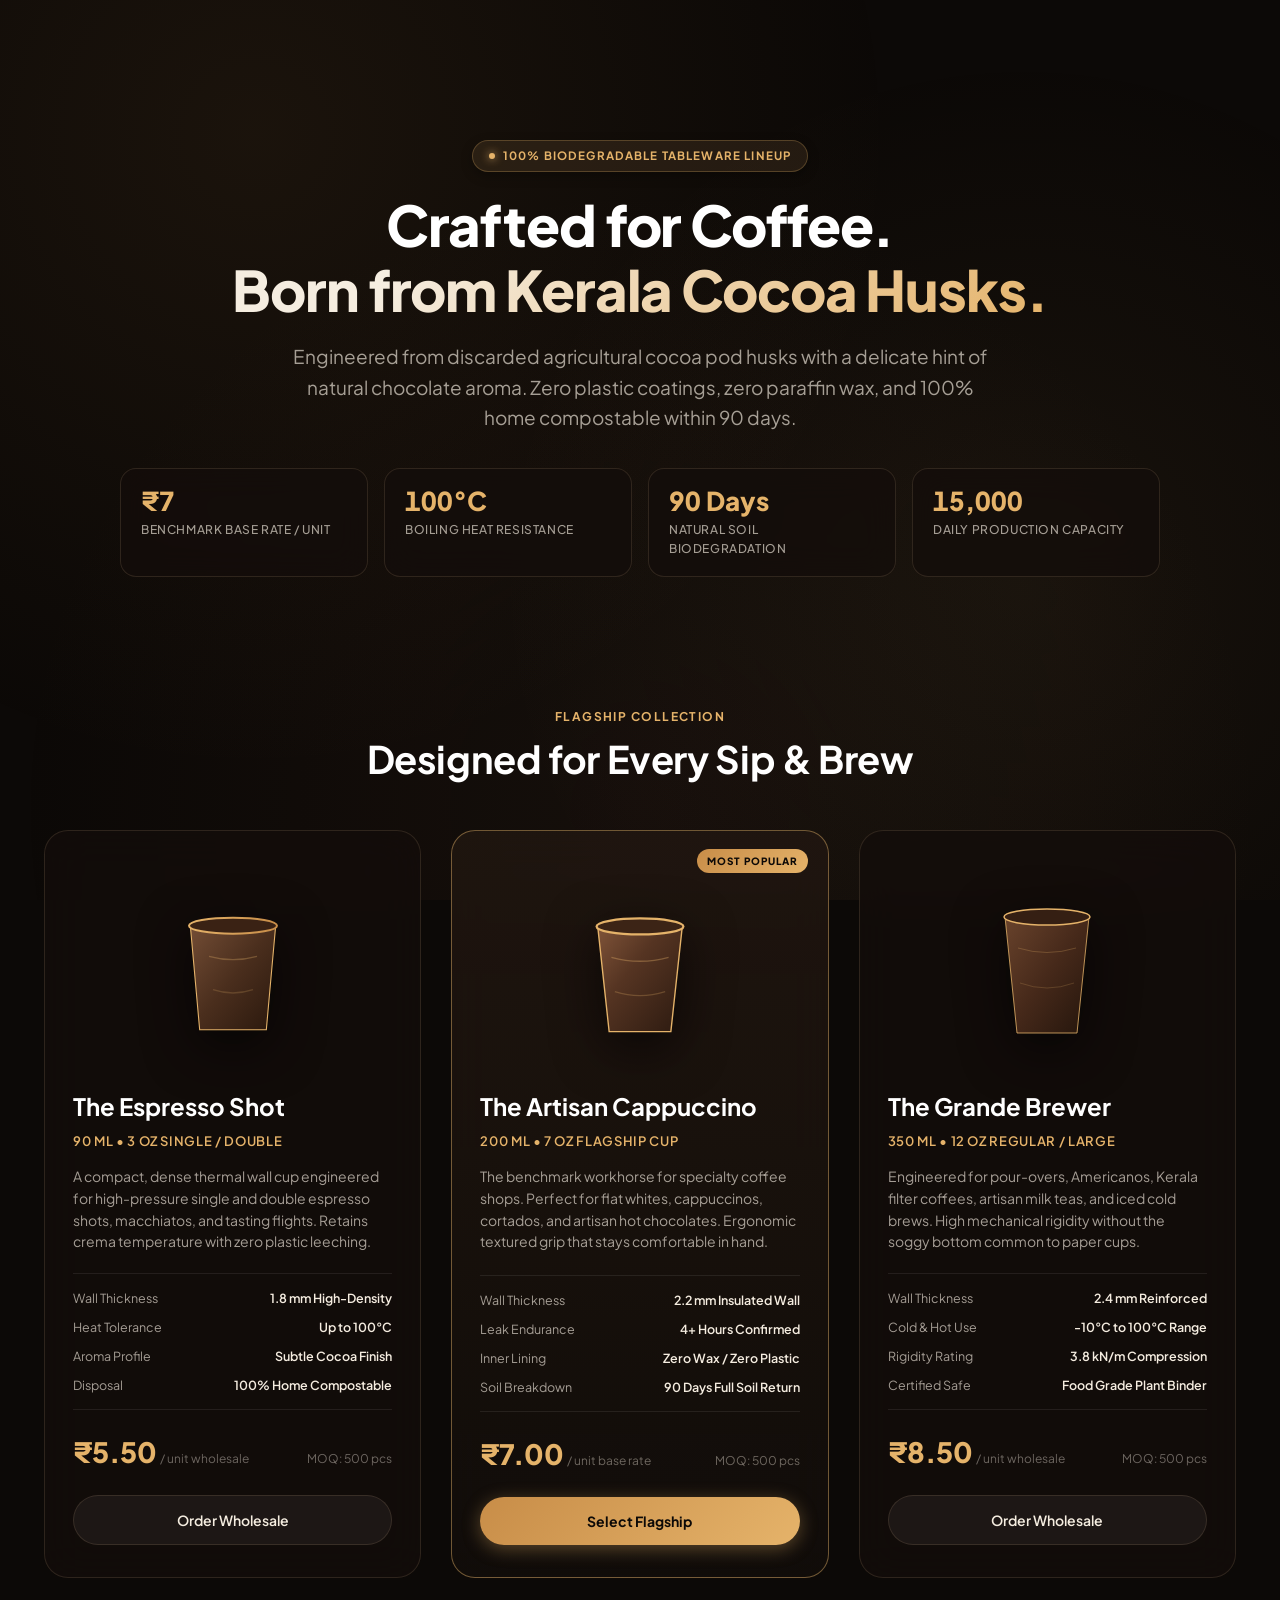
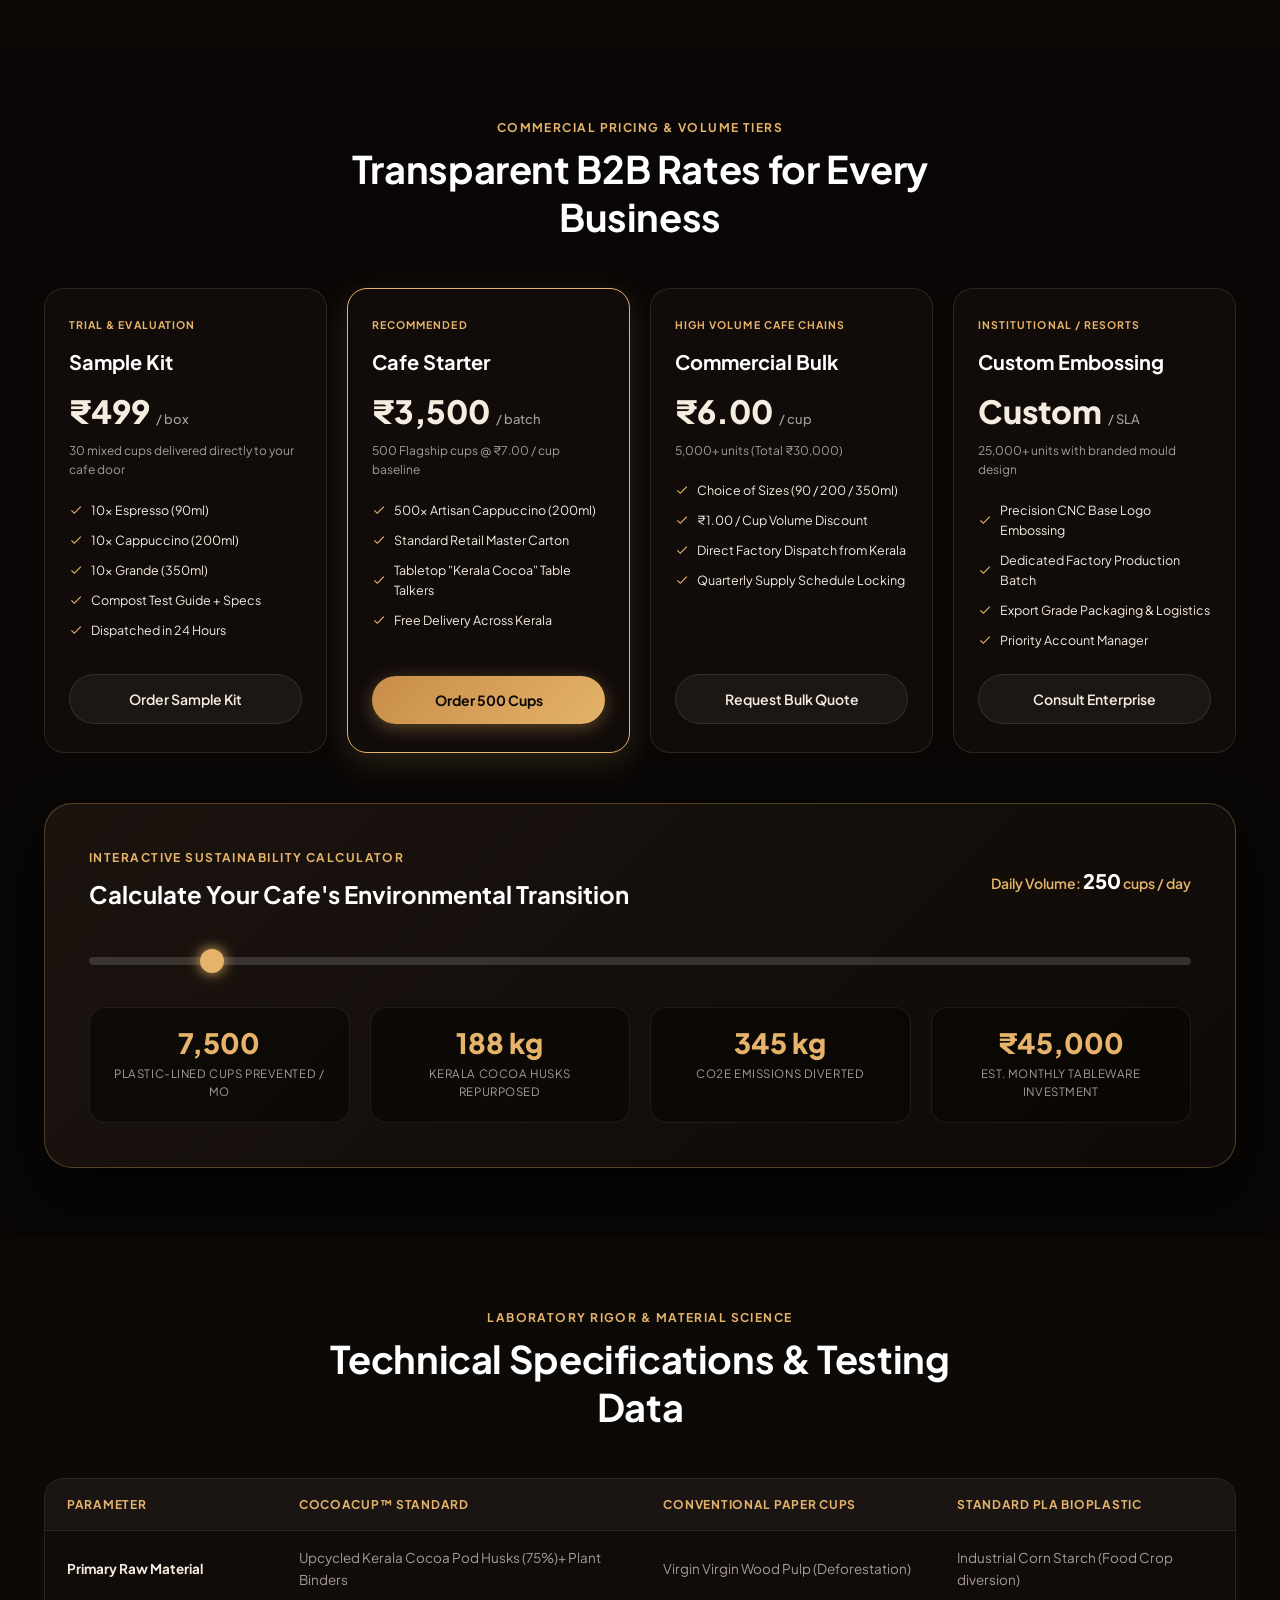
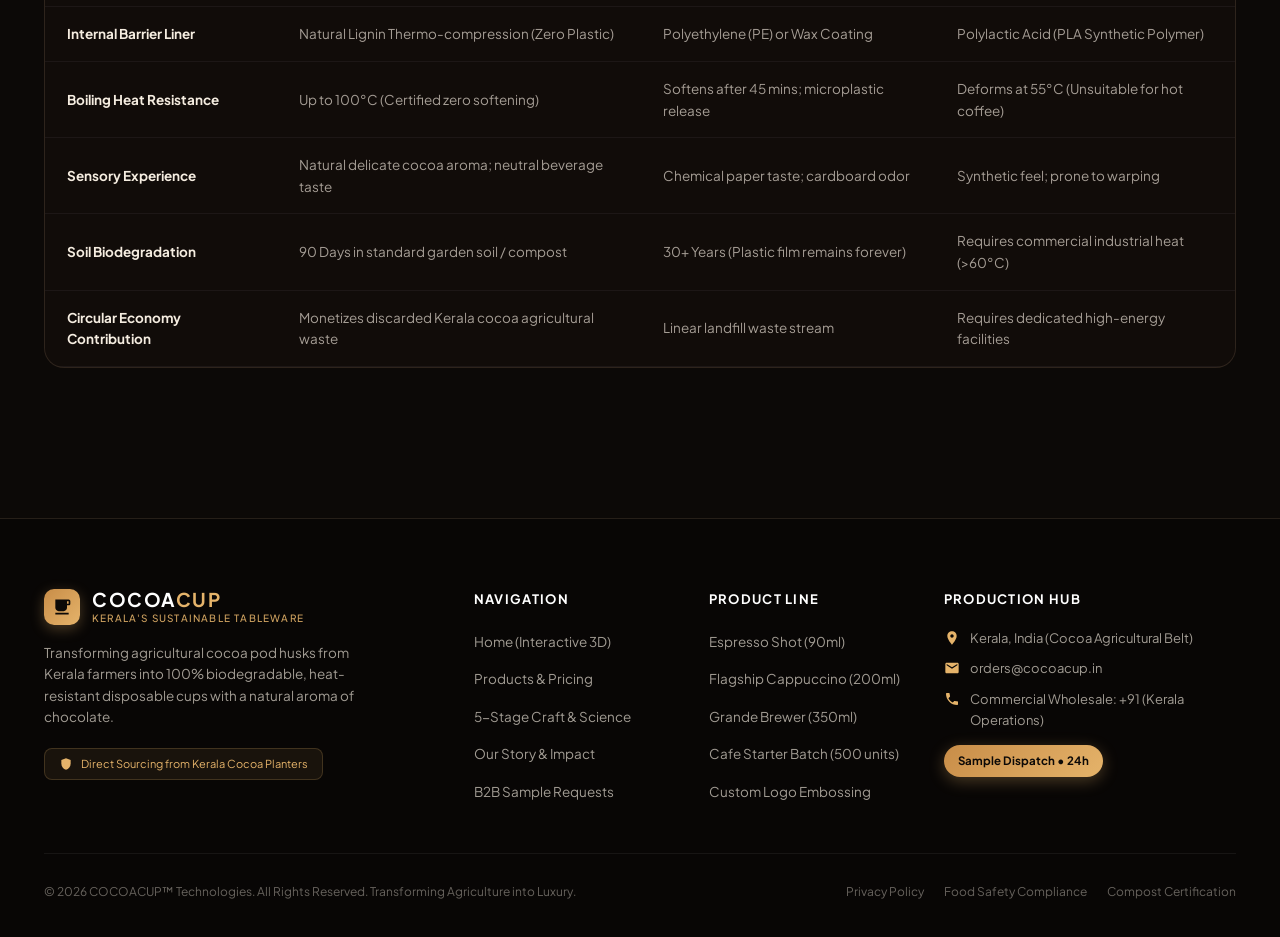
<file: products.html>
<!DOCTYPE html>
<html lang="en">
<head>
  <meta charset="UTF-8">
  <meta name="viewport" content="width=device-width, initial-scale=1.0, viewport-fit=cover">
  <title>COCOACUP™ — Products & Commercial Pricing</title>
  <link rel="preconnect" href="https://fonts.googleapis.com">
  <link rel="preconnect" href="https://fonts.gstatic.com" crossorigin>
  <link href="https://fonts.googleapis.com/css2?family=Plus+Jakarta+Sans:wght@300;400;500;600;700;800&display=swap" rel="stylesheet">
  <link rel="stylesheet" href="css/style.css">
  <style>
    /* Product Showcase Specifics */
    .products-grid {
      display: grid;
      grid-template-columns: repeat(3, 1fr);
      gap: 30px;
      margin-top: 40px;
    }

    .product-card {
      background: var(--bg-card);
      border: 1px solid var(--border-card);
      border-radius: 24px;
      padding: 32px 28px;
      display: flex;
      flex-direction: column;
      position: relative;
      transition: all 0.35s var(--spring-ease);
      backdrop-filter: blur(20px);
    }

    .product-card:hover {
      border-color: var(--border-card-hover);
      background: var(--bg-card-hover);
      transform: translateY(-6px);
      box-shadow: 0 24px 50px rgba(0, 0, 0, 0.55);
    }

    .product-card.featured {
      border-color: rgba(229, 179, 106, 0.45);
      background: linear-gradient(180deg, rgba(32, 22, 16, 0.9) 0%, rgba(18, 13, 10, 0.85) 100%);
    }

    .featured-badge {
      position: absolute;
      top: 18px;
      right: 20px;
      background: linear-gradient(135deg, var(--accent-warm), var(--accent-gold));
      color: #0c0907;
      font-size: 10px;
      font-weight: 800;
      letter-spacing: 0.1em;
      text-transform: uppercase;
      padding: 4px 10px;
      border-radius: 999px;
    }

    .product-visual {
      height: 200px;
      display: flex;
      align-items: center;
      justify-content: center;
      margin-bottom: 24px;
      position: relative;
    }

    .cup-render {
      position: relative;
      width: 140px;
      height: 160px;
      display: flex;
      align-items: center;
      justify-content: center;
      transition: transform 0.4s var(--spring-ease);
    }

    .product-card:hover .cup-render {
      transform: scale(1.08) rotate(-2deg);
    }

    /* SVG Cup Illustration with Cocoa Texture Gradient */
    .cup-svg {
      width: 100%;
      height: 100%;
      filter: drop-shadow(0 15px 25px rgba(0,0,0,0.6));
    }

    .product-title {
      font-size: 24px;
      font-weight: 700;
      color: #ffffff;
      margin-bottom: 6px;
    }

    .product-vol {
      font-size: 13px;
      font-weight: 600;
      color: var(--accent-gold);
      letter-spacing: 0.05em;
      text-transform: uppercase;
      margin-bottom: 14px;
    }

    .product-desc {
      font-size: 14px;
      color: var(--text-muted);
      line-height: 1.55;
      margin-bottom: 20px;
      flex-grow: 1;
    }

    .product-specs {
      list-style: none;
      border-top: 1px solid rgba(255, 255, 255, 0.08);
      border-bottom: 1px solid rgba(255, 255, 255, 0.08);
      padding: 14px 0;
      margin-bottom: 20px;
      display: flex;
      flex-direction: column;
      gap: 9px;
    }

    .spec-item {
      display: flex;
      justify-content: space-between;
      font-size: 12.5px;
    }

    .spec-label {
      color: var(--text-muted);
    }

    .spec-value {
      font-weight: 600;
      color: var(--accent-cream);
    }

    .product-pricing-bar {
      display: flex;
      align-items: baseline;
      justify-content: space-between;
      margin-bottom: 20px;
    }

    .price-num {
      font-size: 28px;
      font-weight: 800;
      color: var(--accent-gold);
    }

    .price-note {
      font-size: 12px;
      color: var(--text-dim);
    }

    /* Pricing Tier Section */
    .tiers-grid {
      display: grid;
      grid-template-columns: repeat(4, 1fr);
      gap: 20px;
      margin-top: 40px;
    }

    .tier-card {
      background: var(--bg-card);
      border: 1px solid var(--border-card);
      border-radius: 20px;
      padding: 28px 24px;
      display: flex;
      flex-direction: column;
      transition: all 0.3s ease;
      position: relative;
    }

    .tier-card:hover {
      border-color: var(--border-card-hover);
      background: var(--bg-card-hover);
      transform: translateY(-4px);
    }

    .tier-card.popular {
      border-color: var(--accent-gold);
      box-shadow: 0 10px 30px rgba(229, 179, 106, 0.15);
    }

    .tier-badge {
      display: inline-block;
      font-size: 10.5px;
      font-weight: 700;
      letter-spacing: 0.1em;
      text-transform: uppercase;
      color: var(--accent-gold);
      margin-bottom: 12px;
    }

    .tier-name {
      font-size: 20px;
      font-weight: 700;
      color: #ffffff;
      margin-bottom: 8px;
    }

    .tier-price {
      font-size: 32px;
      font-weight: 800;
      color: var(--accent-cream);
      margin-bottom: 4px;
    }

    .tier-price span {
      font-size: 13px;
      font-weight: 500;
      color: var(--text-muted);
    }

    .tier-subtext {
      font-size: 12px;
      color: var(--text-muted);
      margin-bottom: 20px;
    }

    .tier-features {
      list-style: none;
      display: flex;
      flex-direction: column;
      gap: 10px;
      margin-bottom: 24px;
      flex-grow: 1;
    }

    .tier-feature-item {
      font-size: 12.5px;
      color: var(--accent-cream);
      display: flex;
      align-items: center;
      gap: 8px;
    }

    .tier-feature-item svg {
      width: 14px;
      height: 14px;
      fill: var(--accent-gold);
      flex-shrink: 0;
    }

    /* Interactive Savings Calculator */
    .calculator-box {
      background: linear-gradient(135deg, rgba(28, 20, 15, 0.95), rgba(16, 11, 8, 0.95));
      border: 1px solid rgba(229, 179, 106, 0.3);
      border-radius: 28px;
      padding: 44px;
      box-shadow: 0 25px 60px rgba(0, 0, 0, 0.6);
      margin-top: 50px;
    }

    .calc-slider-wrap {
      margin: 32px 0 36px;
    }

    .calc-slider {
      width: 100%;
      height: 8px;
      border-radius: 4px;
      background: rgba(255, 255, 255, 0.15);
      outline: none;
      -webkit-appearance: none;
      appearance: none;
      cursor: pointer;
    }

    .calc-slider::-webkit-slider-thumb {
      -webkit-appearance: none;
      appearance: none;
      width: 24px;
      height: 24px;
      border-radius: 50%;
      background: var(--accent-gold);
      cursor: pointer;
      box-shadow: 0 0 14px var(--accent-gold);
    }

    .calc-output-grid {
      display: grid;
      grid-template-columns: repeat(4, 1fr);
      gap: 20px;
    }

    .calc-stat-card {
      background: rgba(0, 0, 0, 0.4);
      border: 1px solid rgba(255, 255, 255, 0.08);
      border-radius: 16px;
      padding: 20px;
      text-align: center;
    }

    .calc-stat-val {
      font-size: 28px;
      font-weight: 800;
      color: var(--accent-gold);
      line-height: 1.1;
      margin-bottom: 6px;
    }

    .calc-stat-label {
      font-size: 11.5px;
      color: var(--text-muted);
      text-transform: uppercase;
      letter-spacing: 0.05em;
    }

    /* Specs Matrix Table */
    .specs-table-wrap {
      background: var(--bg-card);
      border: 1px solid var(--border-card);
      border-radius: 20px;
      overflow-x: auto;
      margin-top: 40px;
    }

    table.specs-table {
      width: 100%;
      border-collapse: collapse;
      text-align: left;
      font-size: 13.5px;
    }

    table.specs-table th {
      background: rgba(255, 255, 255, 0.04);
      padding: 16px 22px;
      font-weight: 700;
      color: var(--accent-gold);
      border-bottom: 1px solid rgba(255, 255, 255, 0.08);
      text-transform: uppercase;
      letter-spacing: 0.06em;
      font-size: 12px;
    }

    table.specs-table td {
      padding: 16px 22px;
      border-bottom: 1px solid rgba(255, 255, 255, 0.05);
      color: var(--text-muted);
    }

    table.specs-table tr:hover td {
      background: rgba(229, 179, 106, 0.04);
      color: #ffffff;
    }

    table.specs-table td strong {
      color: var(--accent-cream);
    }

    @media (max-width: 992px) {
      .products-grid {
        grid-template-columns: 1fr;
        max-width: 520px;
        margin-left: auto;
        margin-right: auto;
      }
      .tiers-grid {
        grid-template-columns: 1fr 1fr;
      }
      .calc-output-grid {
        grid-template-columns: 1fr 1fr;
      }
    }

    @media (max-width: 600px) {
      .tiers-grid {
        grid-template-columns: 1fr;
      }
      .calculator-box {
        padding: 24px;
      }
      .calc-output-grid {
        grid-template-columns: 1fr;
      }
    }
  </style>
</head>
<body>

  <div class="page-ambient-glow"></div>

  <!-- Unified Luxury Site Header -->
  <header class="site-header" id="site-header">
    <div class="container nav-inner">
      <a href="index.html" class="brand-logo">
        <div class="brand-emblem">
          <svg viewBox="0 0 24 24">
            <path d="M20 3H4v10c0 2.21 1.79 4 4 4h6c2.21 0 4-1.79 4-4v-3h2c1.1 0 2-.9 2-2V5c0-1.1-.9-2-2-2zm0 5h-2V5h2v3zM4 19h16v2H4z"/>
          </svg>
        </div>
        <div class="brand-text">
          <span class="brand-name">COCOA<span>CUP</span></span>
          <span class="brand-tagline">Kerala's Sustainable Tableware</span>
        </div>
      </a>

      <ul class="nav-links">
        <li><a href="index.html" class="nav-link">Home</a></li>
        <li><a href="products.html" class="nav-link active">Products & Rates</a></li>
        <li><a href="process.html" class="nav-link">Craft & Process</a></li>
        <li><a href="story.html" class="nav-link">Our Story & Impact</a></li>
        <li><a href="contact.html" class="nav-link">B2B / Contact</a></li>
      </ul>

      <div class="nav-actions">
        <a href="contact.html#sample" class="btn-sample">
          <span>Request Samples</span>
          <svg width="14" height="14" viewBox="0 0 24 24" fill="currentColor">
            <path d="M5 12h14M12 5l7 7-7 7" stroke="currentColor" stroke-width="2" stroke-linecap="round" stroke-linejoin="round" fill="none"/>
          </svg>
        </a>
        <button class="mobile-toggle" id="mobile-toggle" aria-label="Toggle Navigation">
          <svg viewBox="0 0 24 24">
            <path d="M3 18h18v-2H3v2zm0-5h18v-2H3v2zm0-7v2h18V6H3z"/>
          </svg>
        </button>
      </div>
    </div>
  </header>

  <!-- Mobile Drawer -->
  <div class="mobile-drawer" id="mobile-drawer">
    <a href="index.html" class="nav-link">Home (Interactive 3D Stage)</a>
    <a href="products.html" class="nav-link active">Products & Commercial Rates</a>
    <a href="process.html" class="nav-link">5-Stage Craft & Process</a>
    <a href="story.html" class="nav-link">Our Story & Kerala Farmers</a>
    <a href="contact.html" class="nav-link">Wholesale Order & Contact</a>
    <a href="contact.html#sample" class="btn-primary" style="margin-top: 10px;">Request Sample Kit</a>
  </div>

  <div class="content-wrapper">
    <!-- Hero Section -->
    <section class="page-hero">
      <div class="container">
        <div class="hero-pill-badge">
          <span class="dot"></span>
          <span>100% Biodegradable Tableware Lineup</span>
        </div>
        <h1 class="page-title">
          Crafted for Coffee. <br>
          <span class="highlight">Born from Kerala Cocoa Husks.</span>
        </h1>
        <p class="page-description">
          Engineered from discarded agricultural cocoa pod husks with a delicate hint of natural chocolate aroma. 
          Zero plastic coatings, zero paraffin wax, and 100% home compostable within 90 days.
        </p>

        <!-- Fast Metrics Strip -->
        <div class="metrics-strip">
          <div class="metric-pill">
            <div class="metric-val">₹7</div>
            <div class="metric-label">Benchmark Base Rate / Unit</div>
          </div>
          <div class="metric-pill">
            <div class="metric-val">100°C</div>
            <div class="metric-label">Boiling Heat Resistance</div>
          </div>
          <div class="metric-pill">
            <div class="metric-val">90 Days</div>
            <div class="metric-label">Natural Soil Biodegradation</div>
          </div>
          <div class="metric-pill">
            <div class="metric-val">15,000</div>
            <div class="metric-label">Daily Production Capacity</div>
          </div>
        </div>
      </div>
    </section>

    <!-- Product Lineup Section -->
    <section class="section-pad">
      <div class="container">
        <div class="section-header">
          <div class="section-subtitle">Flagship Collection</div>
          <h2 class="section-title">Designed for Every Sip & Brew</h2>
        </div>

        <div class="products-grid">
          <!-- Card 1: Espresso -->
          <div class="product-card">
            <div class="product-visual">
              <div class="cup-render">
                <svg class="cup-svg" viewBox="0 0 100 120">
                  <defs>
                    <linearGradient id="cocoaGrad1" x1="0%" y1="0%" x2="100%" y2="100%">
                      <stop offset="0%" stop-color="#734d35"/>
                      <stop offset="50%" stop-color="#4a2e1d"/>
                      <stop offset="100%" stop-color="#2a180d"/>
                    </linearGradient>
                    <linearGradient id="rimGrad1" x1="0%" y1="0%" x2="100%" y2="0%">
                      <stop offset="0%" stop-color="#e5b36a"/>
                      <stop offset="100%" stop-color="#c88d48"/>
                    </linearGradient>
                  </defs>
                  <!-- Base & Body -->
                  <polygon points="25,110 75,110 82,32 18,32" fill="url(#cocoaGrad1)" stroke="#e5b36a" stroke-width="0.8"/>
                  <!-- Rim -->
                  <ellipse cx="50" cy="32" rx="33" ry="6" fill="#3a2214" stroke="url(#rimGrad1)" stroke-width="1.5"/>
                  <!-- Cocoa Husk Texture Accents -->
                  <path d="M 32,55 Q 50,60 68,55" stroke="rgba(229,179,106,0.3)" stroke-width="1" fill="none"/>
                  <path d="M 35,80 Q 50,85 65,80" stroke="rgba(229,179,106,0.2)" stroke-width="1" fill="none"/>
                </svg>
              </div>
            </div>
            <h3 class="product-title">The Espresso Shot</h3>
            <div class="product-vol">90 ml &bull; 3 oz Single / Double</div>
            <p class="product-desc">
              A compact, dense thermal wall cup engineered for high-pressure single and double espresso shots, macchiatos, and tasting flights. Retains crema temperature with zero plastic leeching.
            </p>
            <ul class="product-specs">
              <li class="spec-item"><span class="spec-label">Wall Thickness</span><span class="spec-value">1.8 mm High-Density</span></li>
              <li class="spec-item"><span class="spec-label">Heat Tolerance</span><span class="spec-value">Up to 100°C</span></li>
              <li class="spec-item"><span class="spec-label">Aroma Profile</span><span class="spec-value">Subtle Cocoa Finish</span></li>
              <li class="spec-item"><span class="spec-label">Disposal</span><span class="spec-value">100% Home Compostable</span></li>
            </ul>
            <div class="product-pricing-bar">
              <div>
                <span class="price-num">₹5.50</span>
                <span class="price-note">/ unit wholesale</span>
              </div>
              <span class="price-note">MOQ: 500 pcs</span>
            </div>
            <a href="contact.html?product=espresso" class="btn-secondary" style="width:100%; text-align:center;">Order Wholesale</a>
          </div>

          <!-- Card 2: Cappuccino (Flagship Featured) -->
          <div class="product-card featured">
            <span class="featured-badge">Most Popular</span>
            <div class="product-visual">
              <div class="cup-render">
                <svg class="cup-svg" viewBox="0 0 110 140">
                  <defs>
                    <linearGradient id="cocoaGrad2" x1="0%" y1="0%" x2="100%" y2="100%">
                      <stop offset="0%" stop-color="#805439"/>
                      <stop offset="40%" stop-color="#553422"/>
                      <stop offset="100%" stop-color="#2c1a10"/>
                    </linearGradient>
                  </defs>
                  <!-- Body -->
                  <polygon points="28,130 82,130 92,38 18,38" fill="url(#cocoaGrad2)" stroke="#e5b36a" stroke-width="1.2"/>
                  <!-- Rim -->
                  <ellipse cx="55" cy="38" rx="38" ry="7" fill="#3c2416" stroke="#e5b36a" stroke-width="2"/>
                  <!-- Decorative Ribs -->
                  <path d="M 30,65 Q 55,72 80,65" stroke="rgba(229,179,106,0.35)" stroke-width="1.2" fill="none"/>
                  <path d="M 33,95 Q 55,102 77,95" stroke="rgba(229,179,106,0.25)" stroke-width="1.2" fill="none"/>
                </svg>
              </div>
            </div>
            <h3 class="product-title">The Artisan Cappuccino</h3>
            <div class="product-vol">200 ml &bull; 7 oz Flagship Cup</div>
            <p class="product-desc">
              The benchmark workhorse for specialty coffee shops. Perfect for flat whites, cappuccinos, cortados, and artisan hot chocolates. Ergonomic textured grip that stays comfortable in hand.
            </p>
            <ul class="product-specs">
              <li class="spec-item"><span class="spec-label">Wall Thickness</span><span class="spec-value">2.2 mm Insulated Wall</span></li>
              <li class="spec-item"><span class="spec-label">Leak Endurance</span><span class="spec-value">4+ Hours Confirmed</span></li>
              <li class="spec-item"><span class="spec-label">Inner Lining</span><span class="spec-value">Zero Wax / Zero Plastic</span></li>
              <li class="spec-item"><span class="spec-label">Soil Breakdown</span><span class="spec-value">90 Days Full Soil Return</span></li>
            </ul>
            <div class="product-pricing-bar">
              <div>
                <span class="price-num">₹7.00</span>
                <span class="price-note">/ unit base rate</span>
              </div>
              <span class="price-note">MOQ: 500 pcs</span>
            </div>
            <a href="contact.html?product=cappuccino" class="btn-primary" style="width:100%; text-align:center;">Select Flagship</a>
          </div>

          <!-- Card 3: Grande Brewer -->
          <div class="product-card">
            <div class="product-visual">
              <div class="cup-render">
                <svg class="cup-svg" viewBox="0 0 120 160">
                  <defs>
                    <linearGradient id="cocoaGrad3" x1="0%" y1="0%" x2="100%" y2="100%">
                      <stop offset="0%" stop-color="#69432c"/>
                      <stop offset="50%" stop-color="#46291a"/>
                      <stop offset="100%" stop-color="#24150c"/>
                    </linearGradient>
                  </defs>
                  <!-- Body -->
                  <polygon points="30,150 90,150 102,34 18,34" fill="url(#cocoaGrad3)" stroke="#e5b36a" stroke-width="0.8"/>
                  <!-- Rim -->
                  <ellipse cx="60" cy="34" rx="43" ry="8" fill="#351f13" stroke="#e5b36a" stroke-width="1.5"/>
                  <!-- Cocoa Husk Lines -->
                  <path d="M 31,65 Q 60,74 89,65" stroke="rgba(229,179,106,0.25)" stroke-width="1" fill="none"/>
                  <path d="M 33,100 Q 60,110 87,100" stroke="rgba(229,179,106,0.2)" stroke-width="1" fill="none"/>
                </svg>
              </div>
            </div>
            <h3 class="product-title">The Grande Brewer</h3>
            <div class="product-vol">350 ml &bull; 12 oz Regular / Large</div>
            <p class="product-desc">
              Engineered for pour-overs, Americanos, Kerala filter coffees, artisan milk teas, and iced cold brews. High mechanical rigidity without the soggy bottom common to paper cups.
            </p>
            <ul class="product-specs">
              <li class="spec-item"><span class="spec-label">Wall Thickness</span><span class="spec-value">2.4 mm Reinforced</span></li>
              <li class="spec-item"><span class="spec-label">Cold & Hot Use</span><span class="spec-value">-10°C to 100°C Range</span></li>
              <li class="spec-item"><span class="spec-label">Rigidity Rating</span><span class="spec-value">3.8 kN/m Compression</span></li>
              <li class="spec-item"><span class="spec-label">Certified Safe</span><span class="spec-value">Food Grade Plant Binder</span></li>
            </ul>
            <div class="product-pricing-bar">
              <div>
                <span class="price-num">₹8.50</span>
                <span class="price-note">/ unit wholesale</span>
              </div>
              <span class="price-note">MOQ: 500 pcs</span>
            </div>
            <a href="contact.html?product=grande" class="btn-secondary" style="width:100%; text-align:center;">Order Wholesale</a>
          </div>
        </div>
      </div>
    </section>

    <!-- Commercial Pricing Packages (Extracted from Pitch Deck) -->
    <section class="section-pad" style="background: rgba(0,0,0,0.25);">
      <div class="container">
        <div class="section-header">
          <div class="section-subtitle">Commercial Pricing & Volume Tiers</div>
          <h2 class="section-title">Transparent B2B Rates for Every Business</h2>
        </div>

        <div class="tiers-grid">
          <!-- Tier 1: Sample Kit -->
          <div class="tier-card">
            <span class="tier-badge">Trial & Evaluation</span>
            <h4 class="tier-name">Sample Kit</h4>
            <div class="tier-price">₹499 <span>/ box</span></div>
            <div class="tier-subtext">30 mixed cups delivered directly to your cafe door</div>
            <ul class="tier-features">
              <li class="tier-feature-item">
                <svg viewBox="0 0 24 24"><path d="M9 16.17L4.83 12l-1.42 1.41L9 19 21 7l-1.41-1.41z"/></svg>
                10x Espresso (90ml)
              </li>
              <li class="tier-feature-item">
                <svg viewBox="0 0 24 24"><path d="M9 16.17L4.83 12l-1.42 1.41L9 19 21 7l-1.41-1.41z"/></svg>
                10x Cappuccino (200ml)
              </li>
              <li class="tier-feature-item">
                <svg viewBox="0 0 24 24"><path d="M9 16.17L4.83 12l-1.42 1.41L9 19 21 7l-1.41-1.41z"/></svg>
                10x Grande (350ml)
              </li>
              <li class="tier-feature-item">
                <svg viewBox="0 0 24 24"><path d="M9 16.17L4.83 12l-1.42 1.41L9 19 21 7l-1.41-1.41z"/></svg>
                Compost Test Guide + Specs
              </li>
              <li class="tier-feature-item">
                <svg viewBox="0 0 24 24"><path d="M9 16.17L4.83 12l-1.42 1.41L9 19 21 7l-1.41-1.41z"/></svg>
                Dispatched in 24 Hours
              </li>
            </ul>
            <a href="contact.html#sample" class="btn-secondary" style="width:100%; text-align:center;">Order Sample Kit</a>
          </div>

          <!-- Tier 2: Cafe Starter (Popular) -->
          <div class="tier-card popular">
            <span class="tier-badge" style="color:var(--accent-gold);">Recommended</span>
            <h4 class="tier-name">Cafe Starter</h4>
            <div class="tier-price">₹3,500 <span>/ batch</span></div>
            <div class="tier-subtext">500 Flagship cups @ ₹7.00 / cup baseline</div>
            <ul class="tier-features">
              <li class="tier-feature-item">
                <svg viewBox="0 0 24 24"><path d="M9 16.17L4.83 12l-1.42 1.41L9 19 21 7l-1.41-1.41z"/></svg>
                500x Artisan Cappuccino (200ml)
              </li>
              <li class="tier-feature-item">
                <svg viewBox="0 0 24 24"><path d="M9 16.17L4.83 12l-1.42 1.41L9 19 21 7l-1.41-1.41z"/></svg>
                Standard Retail Master Carton
              </li>
              <li class="tier-feature-item">
                <svg viewBox="0 0 24 24"><path d="M9 16.17L4.83 12l-1.42 1.41L9 19 21 7l-1.41-1.41z"/></svg>
                Tabletop "Kerala Cocoa" Table Talkers
              </li>
              <li class="tier-feature-item">
                <svg viewBox="0 0 24 24"><path d="M9 16.17L4.83 12l-1.42 1.41L9 19 21 7l-1.41-1.41z"/></svg>
                Free Delivery Across Kerala
              </li>
            </ul>
            <a href="contact.html?tier=starter" class="btn-primary" style="width:100%; text-align:center;">Order 500 Cups</a>
          </div>

          <!-- Tier 3: Commercial Wholesale -->
          <div class="tier-card">
            <span class="tier-badge">High Volume Cafe Chains</span>
            <h4 class="tier-name">Commercial Bulk</h4>
            <div class="tier-price">₹6.00 <span>/ cup</span></div>
            <div class="tier-subtext">5,000+ units (Total ₹30,000)</div>
            <ul class="tier-features">
              <li class="tier-feature-item">
                <svg viewBox="0 0 24 24"><path d="M9 16.17L4.83 12l-1.42 1.41L9 19 21 7l-1.41-1.41z"/></svg>
                Choice of Sizes (90 / 200 / 350ml)
              </li>
              <li class="tier-feature-item">
                <svg viewBox="0 0 24 24"><path d="M9 16.17L4.83 12l-1.42 1.41L9 19 21 7l-1.41-1.41z"/></svg>
                ₹1.00 / Cup Volume Discount
              </li>
              <li class="tier-feature-item">
                <svg viewBox="0 0 24 24"><path d="M9 16.17L4.83 12l-1.42 1.41L9 19 21 7l-1.41-1.41z"/></svg>
                Direct Factory Dispatch from Kerala
              </li>
              <li class="tier-feature-item">
                <svg viewBox="0 0 24 24"><path d="M9 16.17L4.83 12l-1.42 1.41L9 19 21 7l-1.41-1.41z"/></svg>
                Quarterly Supply Schedule Locking
              </li>
            </ul>
            <a href="contact.html?tier=wholesale" class="btn-secondary" style="width:100%; text-align:center;">Request Bulk Quote</a>
          </div>

          <!-- Tier 4: Enterprise Custom -->
          <div class="tier-card">
            <span class="tier-badge">Institutional / Resorts</span>
            <h4 class="tier-name">Custom Embossing</h4>
            <div class="tier-price">Custom <span>/ SLA</span></div>
            <div class="tier-subtext">25,000+ units with branded mould design</div>
            <ul class="tier-features">
              <li class="tier-feature-item">
                <svg viewBox="0 0 24 24"><path d="M9 16.17L4.83 12l-1.42 1.41L9 19 21 7l-1.41-1.41z"/></svg>
                Precision CNC Base Logo Embossing
              </li>
              <li class="tier-feature-item">
                <svg viewBox="0 0 24 24"><path d="M9 16.17L4.83 12l-1.42 1.41L9 19 21 7l-1.41-1.41z"/></svg>
                Dedicated Factory Production Batch
              </li>
              <li class="tier-feature-item">
                <svg viewBox="0 0 24 24"><path d="M9 16.17L4.83 12l-1.42 1.41L9 19 21 7l-1.41-1.41z"/></svg>
                Export Grade Packaging & Logistics
              </li>
              <li class="tier-feature-item">
                <svg viewBox="0 0 24 24"><path d="M9 16.17L4.83 12l-1.42 1.41L9 19 21 7l-1.41-1.41z"/></svg>
                Priority Account Manager
              </li>
            </ul>
            <a href="contact.html?tier=enterprise" class="btn-secondary" style="width:100%; text-align:center;">Consult Enterprise</a>
          </div>
        </div>

        <!-- Interactive Calculator for Cafes -->
        <div class="calculator-box">
          <div style="display:flex; justify-content:space-between; align-items:center; flex-wrap:wrap; gap:16px;">
            <div>
              <div class="section-subtitle" style="text-align:left;">Interactive Sustainability Calculator</div>
              <h3 style="font-size: 24px; font-weight:700; color:#fff;">Calculate Your Cafe's Environmental Transition</h3>
            </div>
            <div style="font-size: 14px; color: var(--accent-gold); font-weight: 600;">
              Daily Volume: <span id="calc-val-display" style="font-size:20px; font-weight:800; color:#fff;">250</span> cups / day
            </div>
          </div>

          <div class="calc-slider-wrap">
            <input type="range" min="50" max="2000" step="25" value="250" class="calc-slider" id="cafe-slider">
          </div>

          <div class="calc-output-grid">
            <div class="calc-stat-card">
              <div class="calc-stat-val" id="calc-plastic-prevented">7,500</div>
              <div class="calc-stat-label">Plastic-Lined Cups Prevented / Mo</div>
            </div>
            <div class="calc-stat-card">
              <div class="calc-stat-val" id="calc-husks-diverted">187 kg</div>
              <div class="calc-stat-label">Kerala Cocoa Husks Repurposed</div>
            </div>
            <div class="calc-stat-card">
              <div class="calc-stat-val" id="calc-co2-offset">345 kg</div>
              <div class="calc-stat-label">CO2e Emissions Diverted</div>
            </div>
            <div class="calc-stat-card">
              <div class="calc-stat-val" id="calc-monthly-cost">₹45,000</div>
              <div class="calc-stat-label">Est. Monthly Tableware Investment</div>
            </div>
          </div>
        </div>
      </div>
    </section>

    <!-- Technical Specifications Matrix -->
    <section class="section-pad">
      <div class="container">
        <div class="section-header">
          <div class="section-subtitle">Laboratory Rigor & Material Science</div>
          <h2 class="section-title">Technical Specifications & Testing Data</h2>
        </div>

        <div class="specs-table-wrap">
          <table class="specs-table">
            <thead>
              <tr>
                <th>Parameter</th>
                <th>COCOACUP™ Standard</th>
                <th>Conventional Paper Cups</th>
                <th>Standard PLA Bioplastic</th>
              </tr>
            </thead>
            <tbody>
              <tr>
                <td><strong>Primary Raw Material</strong></td>
                <td>Upcycled Kerala Cocoa Pod Husks (75%)+ Plant Binders</td>
                <td>Virgin Virgin Wood Pulp (Deforestation)</td>
                <td>Industrial Corn Starch (Food Crop diversion)</td>
              </tr>
              <tr>
                <td><strong>Internal Barrier Liner</strong></td>
                <td>Natural Lignin Thermo-compression (Zero Plastic)</td>
                <td>Polyethylene (PE) or Wax Coating</td>
                <td>Polylactic Acid (PLA Synthetic Polymer)</td>
              </tr>
              <tr>
                <td><strong>Boiling Heat Resistance</strong></td>
                <td>Up to 100°C (Certified zero softening)</td>
                <td>Softens after 45 mins; microplastic release</td>
                <td>Deforms at 55°C (Unsuitable for hot coffee)</td>
              </tr>
              <tr>
                <td><strong>Sensory Experience</strong></td>
                <td>Natural delicate cocoa aroma; neutral beverage taste</td>
                <td>Chemical paper taste; cardboard odor</td>
                <td>Synthetic feel; prone to warping</td>
              </tr>
              <tr>
                <td><strong>Soil Biodegradation</strong></td>
                <td>90 Days in standard garden soil / compost</td>
                <td>30+ Years (Plastic film remains forever)</td>
                <td>Requires commercial industrial heat (>60°C)</td>
              </tr>
              <tr>
                <td><strong>Circular Economy Contribution</strong></td>
                <td>Monetizes discarded Kerala cocoa agricultural waste</td>
                <td>Linear landfill waste stream</td>
                <td>Requires dedicated high-energy facilities</td>
              </tr>
            </tbody>
          </table>
        </div>
      </div>
    </section>
  </div>

  <!-- Unified Luxury Site Footer -->
  <footer class="site-footer">
    <div class="container">
      <div class="footer-grid">
        <!-- Col 1 -->
        <div class="footer-col-brand">
          <a href="index.html" class="brand-logo">
            <div class="brand-emblem">
              <svg viewBox="0 0 24 24">
                <path d="M20 3H4v10c0 2.21 1.79 4 4 4h6c2.21 0 4-1.79 4-4v-3h2c1.1 0 2-.9 2-2V5c0-1.1-.9-2-2-2zm0 5h-2V5h2v3zM4 19h16v2H4z"/>
              </svg>
            </div>
            <div class="brand-text">
              <span class="brand-name">COCOA<span>CUP</span></span>
              <span class="brand-tagline">Kerala's Sustainable Tableware</span>
            </div>
          </a>
          <p class="footer-about-text">
            Transforming agricultural cocoa pod husks from Kerala farmers into 100% biodegradable, heat-resistant disposable cups with a natural aroma of chocolate.
          </p>
          <div class="footer-farmer-badge">
            <svg width="14" height="14" viewBox="0 0 24 24" fill="currentColor">
              <path d="M12 2L4 5v6.09c0 5.05 3.41 9.76 8 10.91 4.59-1.15 8-5.86 8-10.91V5l-8-3z"/>
            </svg>
            <span>Direct Sourcing from Kerala Cocoa Planters</span>
          </div>
        </div>

        <!-- Col 2: Navigation -->
        <div>
          <h4 class="footer-heading">Navigation</h4>
          <ul class="footer-links">
            <li><a href="index.html" class="footer-link">Home (Interactive 3D)</a></li>
            <li><a href="products.html" class="footer-link">Products & Pricing</a></li>
            <li><a href="process.html" class="footer-link">5-Stage Craft & Science</a></li>
            <li><a href="story.html" class="footer-link">Our Story & Impact</a></li>
            <li><a href="contact.html" class="footer-link">B2B Sample Requests</a></li>
          </ul>
        </div>

        <!-- Col 3: Product Sizes -->
        <div>
          <h4 class="footer-heading">Product Line</h4>
          <ul class="footer-links">
            <li><a href="products.html" class="footer-link">Espresso Shot (90ml)</a></li>
            <li><a href="products.html" class="footer-link">Flagship Cappuccino (200ml)</a></li>
            <li><a href="products.html" class="footer-link">Grande Brewer (350ml)</a></li>
            <li><a href="products.html#pricing" class="footer-link">Cafe Starter Batch (500 units)</a></li>
            <li><a href="contact.html" class="footer-link">Custom Logo Embossing</a></li>
          </ul>
        </div>

        <!-- Col 4: Commercial Hub -->
        <div>
          <h4 class="footer-heading">Production Hub</h4>
          <div class="footer-contact-item">
            <svg viewBox="0 0 24 24"><path d="M12 2C8.13 2 5 5.13 5 9c0 5.25 7 13 7 13s7-7.75 7-13c0-3.87-3.13-7-7-7zm0 9.5c-1.38 0-2.5-1.12-2.5-2.5s1.12-2.5 2.5-2.5 2.5 1.12 2.5 2.5-1.12 2.5-2.5 2.5z"/></svg>
            <span>Kerala, India (Cocoa Agricultural Belt)</span>
          </div>
          <div class="footer-contact-item">
            <svg viewBox="0 0 24 24"><path d="M20 4H4c-1.1 0-1.99.9-1.99 2L2 18c0 1.1.9 2 2 2h16c1.1 0 2-.9 2-2V6c0-1.1-.9-2-2-2zm0 4l-8 5-8-5V6l8 5 8-5v2z"/></svg>
            <span>orders@cocoacup.in</span>
          </div>
          <div class="footer-contact-item">
            <svg viewBox="0 0 24 24"><path d="M6.62 10.79c1.44 2.83 3.76 5.14 6.59 6.59l2.2-2.2c.27-.27.67-.36 1.02-.24 1.12.37 2.33.57 3.57.57.55 0 1 .45 1 1V20c0 .55-.45 1-1 1-9.39 0-17-7.61-17-17 0-.55.45-1 1-1h3.5c.55 0 1 .45 1 1 0 1.25.2 2.45.57 3.57.11.35.03.74-.25 1.02l-2.2 2.2z"/></svg>
            <span>Commercial Wholesale: +91 (Kerala Operations)</span>
          </div>
          <div style="margin-top: 14px;">
            <a href="contact.html#sample" class="btn-sample" style="font-size: 11.5px; padding: 7px 14px;">Sample Dispatch &bull; 24h</a>
          </div>
        </div>
      </div>

      <div class="footer-bottom">
        <div>&copy; 2026 COCOACUP™ Technologies. All Rights Reserved. Transforming Agriculture into Luxury.</div>
        <div class="footer-bottom-links">
          <a href="#">Privacy Policy</a>
          <a href="#">Food Safety Compliance</a>
          <a href="#">Compost Certification</a>
        </div>
      </div>
    </div>
  </footer>

  <!-- Scripts -->
  <script>
    // Header scroll background toggle
    const siteHeader = document.getElementById('site-header');
    window.addEventListener('scroll', () => {
      if (window.scrollY > 20) {
        siteHeader.classList.add('scrolled');
      } else {
        siteHeader.classList.remove('scrolled');
      }
    });

    // Mobile Drawer Toggle
    const mobileToggle = document.getElementById('mobile-toggle');
    const mobileDrawer = document.getElementById('mobile-drawer');
    mobileToggle.addEventListener('click', () => {
      mobileDrawer.classList.toggle('open');
    });

    // Interactive Sustainability Calculator
    const slider = document.getElementById('cafe-slider');
    const displayVal = document.getElementById('calc-val-display');
    const plasticEl = document.getElementById('calc-plastic-prevented');
    const husksEl = document.getElementById('calc-husks-diverted');
    const co2El = document.getElementById('calc-co2-offset');
    const costEl = document.getElementById('calc-monthly-cost');

    function updateCalc(val) {
      displayVal.textContent = Number(val).toLocaleString();
      const monthlyCups = val * 30;
      plasticEl.textContent = monthlyCups.toLocaleString();
      // Approx 25 grams of dry husk per cup -> 0.025 kg
      const husksKg = Math.round(monthlyCups * 0.025);
      husksEl.textContent = husksKg.toLocaleString() + ' kg';
      // Approx 46 grams CO2e saved per cup converted from plastic-lined
      const co2Kg = Math.round(monthlyCups * 0.046);
      co2El.textContent = co2Kg.toLocaleString() + ' kg';
      // Rate: benchmark ₹7/cup (discounted to ₹6.00 if >= 5000/mo)
      const unitRate = monthlyCups >= 5000 ? 6.0 : 7.0;
      const cost = Math.round(monthlyCups * unitRate);
      costEl.textContent = '₹' + cost.toLocaleString();
    }

    slider.addEventListener('input', (e) => {
      updateCalc(e.target.value);
    });
    updateCalc(slider.value);
  </script>
</body>
</html>
</file>
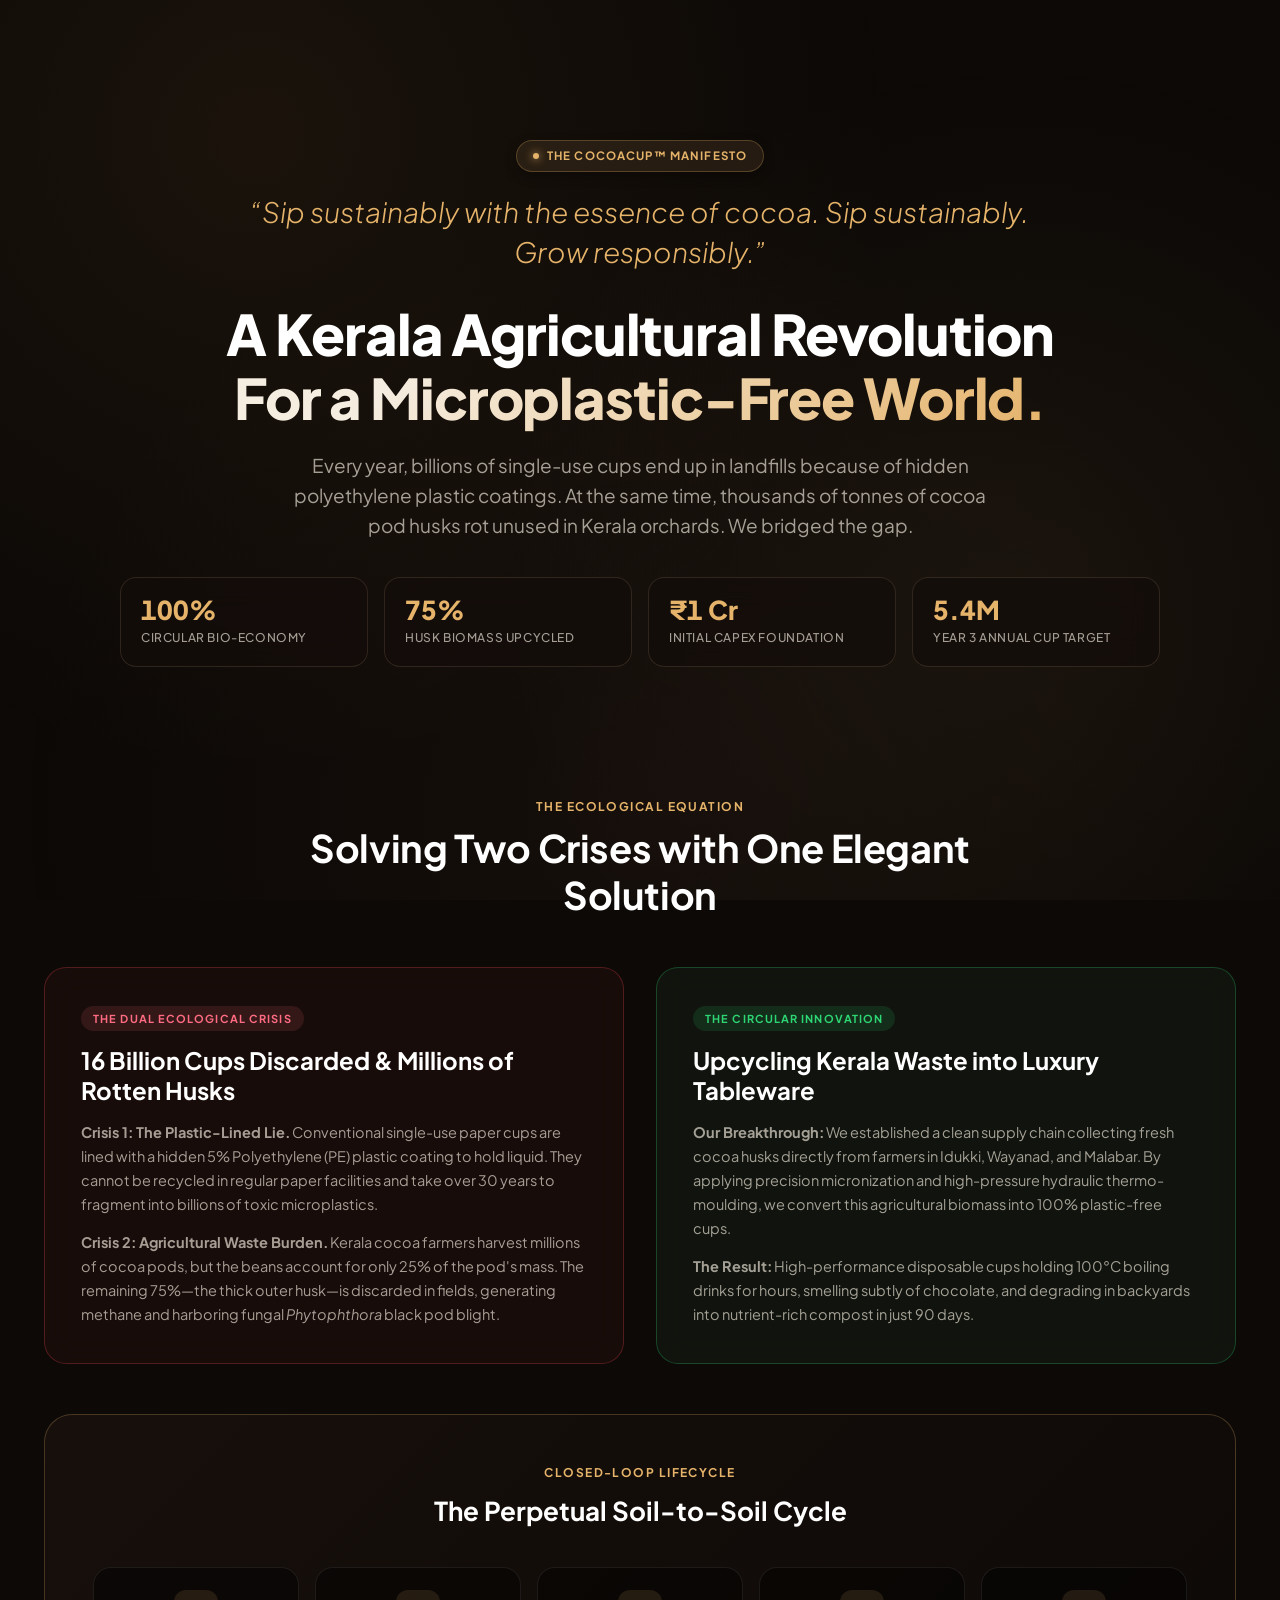
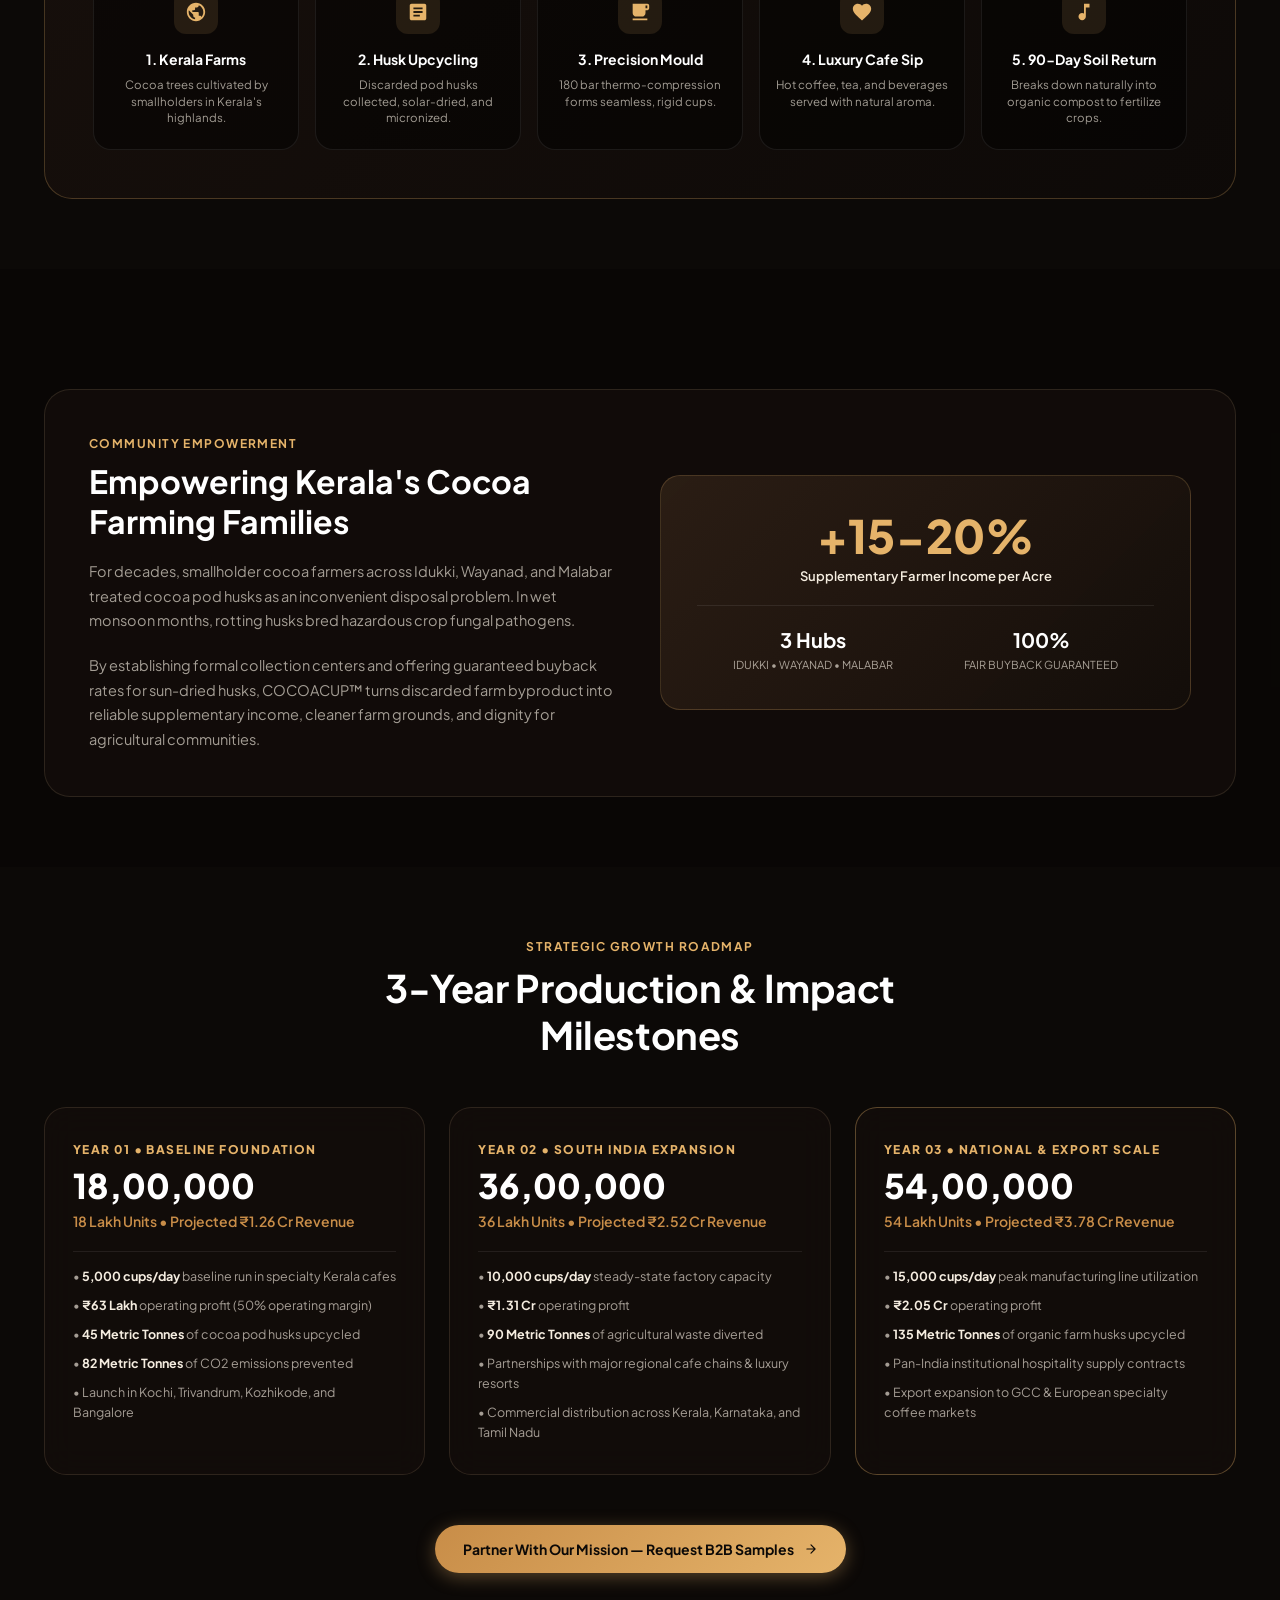
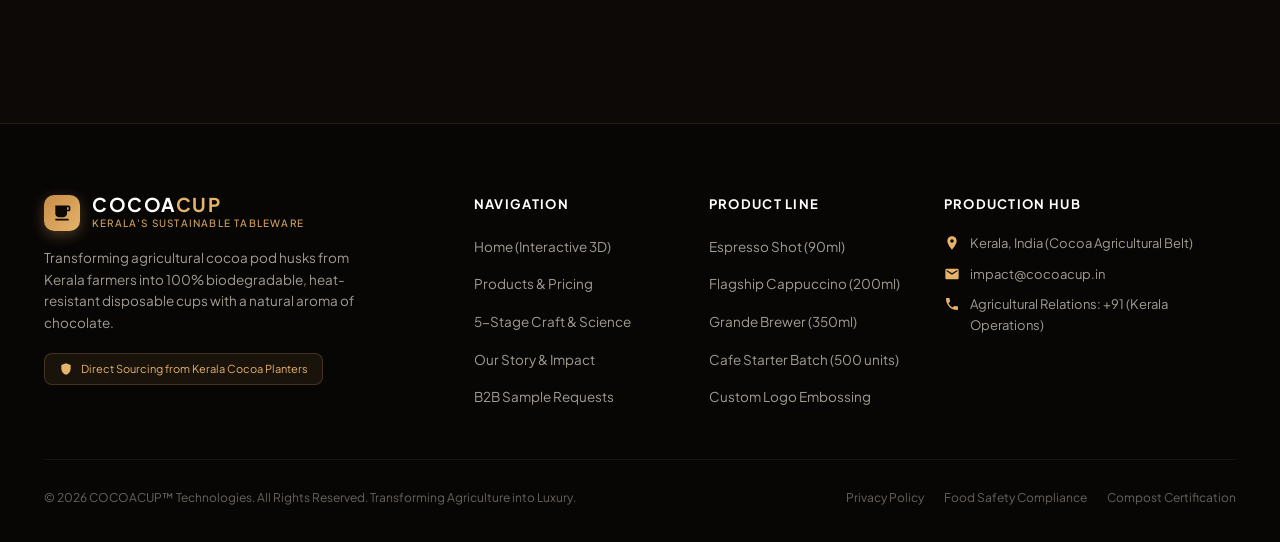
<file: story.html>
<!DOCTYPE html>
<html lang="en">
<head>
  <meta charset="UTF-8">
  <meta name="viewport" content="width=device-width, initial-scale=1.0, viewport-fit=cover">
  <title>COCOACUP™ — Our Story, Kerala Farmers & Environmental Impact</title>
  <link rel="preconnect" href="https://fonts.googleapis.com">
  <link rel="preconnect" href="https://fonts.gstatic.com" crossorigin>
  <link href="https://fonts.googleapis.com/css2?family=Plus+Jakarta+Sans:wght@300;400;500;600;700;800&display=swap" rel="stylesheet">
  <link rel="stylesheet" href="css/style.css">
  <style>
    /* Story Page Styling */
    .story-hero-quote {
      font-size: clamp(20px, 2.5vw, 28px);
      font-weight: 300;
      font-style: italic;
      color: var(--accent-gold);
      max-width: 800px;
      margin: 0 auto 30px;
      line-height: 1.4;
    }

    .problem-solution-grid {
      display: grid;
      grid-template-columns: 1fr 1fr;
      gap: 32px;
      margin-top: 40px;
    }

    .crisis-card {
      background: rgba(30, 15, 12, 0.7);
      border: 1px solid rgba(255, 71, 87, 0.25);
      border-radius: 22px;
      padding: 36px;
      backdrop-filter: blur(16px);
      position: relative;
    }

    .crisis-pill {
      display: inline-block;
      font-size: 11px;
      font-weight: 700;
      letter-spacing: 0.1em;
      text-transform: uppercase;
      color: #ff6b81;
      background: rgba(255, 107, 129, 0.12);
      padding: 4px 12px;
      border-radius: 999px;
      margin-bottom: 14px;
    }

    .solution-card {
      background: rgba(20, 26, 18, 0.7);
      border: 1px solid rgba(46, 213, 115, 0.25);
      border-radius: 22px;
      padding: 36px;
      backdrop-filter: blur(16px);
      position: relative;
    }

    .solution-pill {
      display: inline-block;
      font-size: 11px;
      font-weight: 700;
      letter-spacing: 0.1em;
      text-transform: uppercase;
      color: #2ed573;
      background: rgba(46, 213, 115, 0.12);
      padding: 4px 12px;
      border-radius: 999px;
      margin-bottom: 14px;
    }

    .card-heading {
      font-size: 24px;
      font-weight: 700;
      color: #ffffff;
      margin-bottom: 16px;
      line-height: 1.25;
    }

    .card-body-text {
      font-size: 14.5px;
      color: var(--text-muted);
      line-height: 1.65;
    }

    /* Circular Flow Visual */
    .circular-system-box {
      background: linear-gradient(135deg, rgba(24, 16, 12, 0.95), rgba(14, 10, 8, 0.95));
      border: 1px solid rgba(229, 179, 106, 0.25);
      border-radius: 28px;
      padding: 48px;
      margin-top: 50px;
    }

    .cycle-steps {
      display: grid;
      grid-template-columns: repeat(5, 1fr);
      gap: 16px;
      position: relative;
      margin-top: 36px;
    }

    .cycle-node {
      background: rgba(0, 0, 0, 0.45);
      border: 1px solid rgba(255, 255, 255, 0.08);
      border-radius: 18px;
      padding: 22px 16px;
      text-align: center;
      position: relative;
      transition: all 0.3s ease;
    }

    .cycle-node:hover {
      border-color: var(--accent-gold);
      transform: translateY(-4px);
      background: rgba(229, 179, 106, 0.06);
    }

    .cycle-icon {
      width: 44px;
      height: 44px;
      border-radius: 12px;
      background: rgba(229, 179, 106, 0.12);
      display: flex;
      align-items: center;
      justify-content: center;
      margin: 0 auto 14px;
      color: var(--accent-gold);
    }

    .cycle-icon svg {
      width: 22px;
      height: 22px;
      fill: currentColor;
    }

    .cycle-name {
      font-size: 14px;
      font-weight: 700;
      color: #ffffff;
      margin-bottom: 6px;
    }

    .cycle-desc {
      font-size: 11.5px;
      color: var(--text-muted);
      line-height: 1.45;
    }

    /* 3-Year Projection Milestones (From PDF) */
    .projections-grid {
      display: grid;
      grid-template-columns: repeat(3, 1fr);
      gap: 24px;
      margin-top: 40px;
    }

    .projection-card {
      background: var(--bg-card);
      border: 1px solid var(--border-card);
      border-radius: 22px;
      padding: 32px 28px;
      backdrop-filter: blur(16px);
      transition: all 0.35s ease;
      position: relative;
    }

    .projection-card:hover {
      border-color: var(--accent-gold);
      transform: translateY(-4px);
    }

    .year-tag {
      font-size: 12px;
      font-weight: 800;
      letter-spacing: 0.12em;
      text-transform: uppercase;
      color: var(--accent-gold);
      margin-bottom: 8px;
    }

    .proj-units {
      font-size: 34px;
      font-weight: 800;
      color: #ffffff;
      line-height: 1.1;
      margin-bottom: 6px;
    }

    .proj-revenue {
      font-size: 14px;
      font-weight: 600;
      color: var(--accent-warm);
      margin-bottom: 18px;
    }

    .proj-impact-list {
      list-style: none;
      border-top: 1px solid rgba(255, 255, 255, 0.08);
      padding-top: 14px;
      display: flex;
      flex-direction: column;
      gap: 9px;
      font-size: 12.5px;
      color: var(--text-muted);
    }

    .proj-impact-list strong {
      color: var(--accent-cream);
    }

    /* Kerala Farmer Spotlight */
    .farmer-spotlight-box {
      display: grid;
      grid-template-columns: 1fr 1fr;
      gap: 40px;
      background: var(--bg-card);
      border: 1px solid var(--border-card);
      border-radius: 26px;
      padding: 44px;
      align-items: center;
      margin-top: 50px;
    }

    .farmer-visual {
      background: linear-gradient(135deg, rgba(46, 32, 22, 0.9), rgba(20, 14, 10, 0.95));
      border: 1px solid rgba(229, 179, 106, 0.2);
      border-radius: 20px;
      padding: 36px;
      text-align: center;
    }

    .farmer-stat-num {
      font-size: 46px;
      font-weight: 800;
      color: var(--accent-gold);
      line-height: 1;
      margin-bottom: 8px;
    }

    .farmer-stat-label {
      font-size: 13px;
      color: var(--accent-cream);
      font-weight: 600;
      margin-bottom: 18px;
    }

    @media (max-width: 992px) {
      .problem-solution-grid {
        grid-template-columns: 1fr;
      }
      .cycle-steps {
        grid-template-columns: 1fr 1fr;
      }
      .projections-grid {
        grid-template-columns: 1fr;
      }
      .farmer-spotlight-box {
        grid-template-columns: 1fr;
      }
    }

    @media (max-width: 600px) {
      .cycle-steps {
        grid-template-columns: 1fr;
      }
      .circular-system-box {
        padding: 24px;
      }
      .farmer-spotlight-box {
        padding: 24px;
      }
    }
  </style>
</head>
<body>

  <div class="page-ambient-glow"></div>

  <!-- Unified Luxury Site Header -->
  <header class="site-header" id="site-header">
    <div class="container nav-inner">
      <a href="index.html" class="brand-logo">
        <div class="brand-emblem">
          <svg viewBox="0 0 24 24">
            <path d="M20 3H4v10c0 2.21 1.79 4 4 4h6c2.21 0 4-1.79 4-4v-3h2c1.1 0 2-.9 2-2V5c0-1.1-.9-2-2-2zm0 5h-2V5h2v3zM4 19h16v2H4z"/>
          </svg>
        </div>
        <div class="brand-text">
          <span class="brand-name">COCOA<span>CUP</span></span>
          <span class="brand-tagline">Kerala's Sustainable Tableware</span>
        </div>
      </a>

      <ul class="nav-links">
        <li><a href="index.html" class="nav-link">Home</a></li>
        <li><a href="products.html" class="nav-link">Products & Rates</a></li>
        <li><a href="process.html" class="nav-link">Craft & Process</a></li>
        <li><a href="story.html" class="nav-link active">Our Story & Impact</a></li>
        <li><a href="contact.html" class="nav-link">B2B / Contact</a></li>
      </ul>

      <div class="nav-actions">
        <a href="contact.html#sample" class="btn-sample">
          <span>Request Samples</span>
          <svg width="14" height="14" viewBox="0 0 24 24" fill="currentColor">
            <path d="M5 12h14M12 5l7 7-7 7" stroke="currentColor" stroke-width="2" stroke-linecap="round" stroke-linejoin="round" fill="none"/>
          </svg>
        </a>
        <button class="mobile-toggle" id="mobile-toggle" aria-label="Toggle Navigation">
          <svg viewBox="0 0 24 24">
            <path d="M3 18h18v-2H3v2zm0-5h18v-2H3v2zm0-7v2h18V6H3z"/>
          </svg>
        </button>
      </div>
    </div>
  </header>

  <!-- Mobile Drawer -->
  <div class="mobile-drawer" id="mobile-drawer">
    <a href="index.html" class="nav-link">Home (Interactive 3D Stage)</a>
    <a href="products.html" class="nav-link">Products & Commercial Rates</a>
    <a href="process.html" class="nav-link">5-Stage Craft & Process</a>
    <a href="story.html" class="nav-link active">Our Story & Kerala Farmers</a>
    <a href="contact.html" class="nav-link">Wholesale Order & Contact</a>
    <a href="contact.html#sample" class="btn-primary" style="margin-top: 10px;">Request Sample Kit</a>
  </div>

  <div class="content-wrapper">
    <!-- Hero Section -->
    <section class="page-hero">
      <div class="container">
        <div class="hero-pill-badge">
          <span class="dot"></span>
          <span>The COCOACUP™ Manifesto</span>
        </div>
        <div class="story-hero-quote">
          &ldquo;Sip sustainably with the essence of cocoa. Sip sustainably. Grow responsibly.&rdquo;
        </div>
        <h1 class="page-title">
          A Kerala Agricultural Revolution <br>
          <span class="highlight">For a Microplastic-Free World.</span>
        </h1>
        <p class="page-description">
          Every year, billions of single-use cups end up in landfills because of hidden polyethylene plastic coatings. At the same time, thousands of tonnes of cocoa pod husks rot unused in Kerala orchards. We bridged the gap.
        </p>

        <!-- Fast Metrics Strip -->
        <div class="metrics-strip">
          <div class="metric-pill">
            <div class="metric-val">100%</div>
            <div class="metric-label">Circular Bio-Economy</div>
          </div>
          <div class="metric-pill">
            <div class="metric-val">75%</div>
            <div class="metric-label">Husk Biomass Upcycled</div>
          </div>
          <div class="metric-pill">
            <div class="metric-val">₹1 Cr</div>
            <div class="metric-label">Initial Capex Foundation</div>
          </div>
          <div class="metric-pill">
            <div class="metric-val">5.4M</div>
            <div class="metric-label">Year 3 Annual Cup Target</div>
          </div>
        </div>
      </div>
    </section>

    <!-- The Problem vs The Innovation -->
    <section class="section-pad">
      <div class="container">
        <div class="section-header">
          <div class="section-subtitle">The Ecological Equation</div>
          <h2 class="section-title">Solving Two Crises with One Elegant Solution</h2>
        </div>

        <div class="problem-solution-grid">
          <!-- The Twin Problem -->
          <div class="crisis-card">
            <span class="crisis-pill">The Dual Ecological Crisis</span>
            <h3 class="card-heading">16 Billion Cups Discarded & Millions of Rotten Husks</h3>
            <div class="card-body-text">
              <p style="margin-bottom: 14px;">
                <strong>Crisis 1: The Plastic-Lined Lie.</strong> Conventional single-use paper cups are lined with a hidden 5% Polyethylene (PE) plastic coating to hold liquid. They cannot be recycled in regular paper facilities and take over 30 years to fragment into billions of toxic microplastics.
              </p>
              <p>
                <strong>Crisis 2: Agricultural Waste Burden.</strong> Kerala cocoa farmers harvest millions of cocoa pods, but the beans account for only 25% of the pod's mass. The remaining 75%—the thick outer husk—is discarded in fields, generating methane and harboring fungal <em>Phytophthora</em> black pod blight.
              </p>
            </div>
          </div>

          <!-- The Innovation -->
          <div class="solution-card">
            <span class="solution-pill">The Circular Innovation</span>
            <h3 class="card-heading">Upcycling Kerala Waste into Luxury Tableware</h3>
            <div class="card-body-text">
              <p style="margin-bottom: 14px;">
                <strong>Our Breakthrough:</strong> We established a clean supply chain collecting fresh cocoa husks directly from farmers in Idukki, Wayanad, and Malabar. By applying precision micronization and high-pressure hydraulic thermo-moulding, we convert this agricultural biomass into 100% plastic-free cups.
              </p>
              <p>
                <strong>The Result:</strong> High-performance disposable cups holding 100°C boiling drinks for hours, smelling subtly of chocolate, and degrading in backyards into nutrient-rich compost in just 90 days.
              </p>
            </div>
          </div>
        </div>

        <!-- The Closed-Loop Circular System -->
        <div class="circular-system-box">
          <div class="section-header" style="margin-bottom: 24px;">
            <div class="section-subtitle">Closed-Loop Lifecycle</div>
            <h3 style="font-size: 26px; font-weight:700; color:#fff;">The Perpetual Soil-to-Soil Cycle</h3>
          </div>

          <div class="cycle-steps">
            <!-- Node 1 -->
            <div class="cycle-node">
              <div class="cycle-icon">
                <svg viewBox="0 0 24 24"><path d="M12 2C6.48 2 2 6.48 2 12s4.48 10 10 10 10-4.48 10-10S17.52 2 12 2zm-1 17.93c-3.95-.49-7-3.85-7-7.93 0-.62.08-1.21.21-1.79L9 15v1c0 1.1.9 2 2 2v1.93zm6.9-2.54c-.26-.81-1-1.39-1.9-1.39h-1v-3c0-.55-.45-1-1-1H8v-2h2c.55 0 1-.45 1-1V7h2c1.1 0 2-.9 2-2v-.41c2.93 1.19 5 4.06 5 7.41 0 2.08-.8 3.97-2.1 5.39z"/></svg>
              </div>
              <h4 class="cycle-name">1. Kerala Farms</h4>
              <p class="cycle-desc">Cocoa trees cultivated by smallholders in Kerala's highlands.</p>
            </div>

            <!-- Node 2 -->
            <div class="cycle-node">
              <div class="cycle-icon">
                <svg viewBox="0 0 24 24"><path d="M19 3H5c-1.1 0-2 .9-2 2v14c0 1.1.9 2 2 2h14c1.1 0 2-.9 2-2V5c0-1.1-.9-2-2-2zm-5 14H7v-2h7v2zm3-4H7v-2h10v2zm0-4H7V7h10v2z"/></svg>
              </div>
              <h4 class="cycle-name">2. Husk Upcycling</h4>
              <p class="cycle-desc">Discarded pod husks collected, solar-dried, and micronized.</p>
            </div>

            <!-- Node 3 -->
            <div class="cycle-node">
              <div class="cycle-icon">
                <svg viewBox="0 0 24 24"><path d="M20 3H4v10c0 2.21 1.79 4 4 4h6c2.21 0 4-1.79 4-4v-3h2c1.1 0 2-.9 2-2V5c0-1.1-.9-2-2-2zm0 5h-2V5h2v3zM4 19h16v2H4z"/></svg>
              </div>
              <h4 class="cycle-name">3. Precision Mould</h4>
              <p class="cycle-desc">180 bar thermo-compression forms seamless, rigid cups.</p>
            </div>

            <!-- Node 4 -->
            <div class="cycle-node">
              <div class="cycle-icon">
                <svg viewBox="0 0 24 24"><path d="M12 21.35l-1.45-1.32C5.4 15.36 2 12.28 2 8.5 2 5.42 4.42 3 7.5 3c1.74 0 3.41.81 4.5 2.09C13.09 3.81 14.76 3 16.5 3 19.58 3 22 5.42 22 8.5c0 3.78-3.4 6.86-8.55 11.54L12 21.35z"/></svg>
              </div>
              <h4 class="cycle-name">4. Luxury Cafe Sip</h4>
              <p class="cycle-desc">Hot coffee, tea, and beverages served with natural aroma.</p>
            </div>

            <!-- Node 5 -->
            <div class="cycle-node">
              <div class="cycle-icon">
                <svg viewBox="0 0 24 24"><path d="M12 3v10.55c-.59-.34-1.27-.55-2-.55-2.21 0-4 1.79-4 4s1.79 4 4 4 4-1.79 4-4V7h4V3h-6z"/></svg>
              </div>
              <h4 class="cycle-name">5. 90-Day Soil Return</h4>
              <p class="cycle-desc">Breaks down naturally into organic compost to fertilize crops.</p>
            </div>
          </div>
        </div>
      </div>
    </section>

    <!-- Kerala Farmer Impact Spotlight -->
    <section class="section-pad" style="background: rgba(0,0,0,0.25);">
      <div class="container">
        <div class="farmer-spotlight-box">
          <div>
            <div class="section-subtitle" style="text-align: left;">Community Empowerment</div>
            <h2 style="font-size: 32px; font-weight:700; color:#fff; line-height: 1.25; margin-bottom: 18px;">
              Empowering Kerala's Cocoa Farming Families
            </h2>
            <p style="font-size: 14.5px; color: var(--text-muted); line-height: 1.7; margin-bottom: 20px;">
              For decades, smallholder cocoa farmers across Idukki, Wayanad, and Malabar treated cocoa pod husks as an inconvenient disposal problem. In wet monsoon months, rotting husks bred hazardous crop fungal pathogens.
            </p>
            <p style="font-size: 14.5px; color: var(--text-muted); line-height: 1.7;">
              By establishing formal collection centers and offering guaranteed buyback rates for sun-dried husks, COCOACUP™ turns discarded farm byproduct into reliable supplementary income, cleaner farm grounds, and dignity for agricultural communities.
            </p>
          </div>

          <div class="farmer-visual">
            <div class="farmer-stat-num">+15-20%</div>
            <div class="farmer-stat-label">Supplementary Farmer Income per Acre</div>
            <div style="border-top: 1px solid rgba(255,255,255,0.08); padding-top: 18px; display:flex; justify-content:space-around;">
              <div>
                <div style="font-size: 20px; font-weight:700; color:#fff;">3 Hubs</div>
                <div style="font-size: 11px; color:var(--text-muted); text-transform:uppercase;">Idukki &bull; Wayanad &bull; Malabar</div>
              </div>
              <div>
                <div style="font-size: 20px; font-weight:700; color:#fff;">100%</div>
                <div style="font-size: 11px; color:var(--text-muted); text-transform:uppercase;">Fair Buyback Guaranteed</div>
              </div>
            </div>
          </div>
        </div>
      </div>
    </section>

    <!-- 3-Year Scaling Projections (Extracted from 21-Slide Presentation) -->
    <section class="section-pad">
      <div class="container">
        <div class="section-header">
          <div class="section-subtitle">Strategic Growth Roadmap</div>
          <h2 class="section-title">3-Year Production & Impact Milestones</h2>
        </div>

        <div class="projections-grid">
          <!-- Year 1 -->
          <div class="projection-card">
            <div class="year-tag">Year 01 &bull; Baseline Foundation</div>
            <div class="proj-units">18,00,000</div>
            <div class="proj-revenue">18 Lakh Units &bull; Projected ₹1.26 Cr Revenue</div>
            <ul class="proj-impact-list">
              <li>&bull; <strong>5,000 cups/day</strong> baseline run in specialty Kerala cafes</li>
              <li>&bull; <strong>₹63 Lakh</strong> operating profit (50% operating margin)</li>
              <li>&bull; <strong>45 Metric Tonnes</strong> of cocoa pod husks upcycled</li>
              <li>&bull; <strong>82 Metric Tonnes</strong> of CO2 emissions prevented</li>
              <li>&bull; Launch in Kochi, Trivandrum, Kozhikode, and Bangalore</li>
            </ul>
          </div>

          <!-- Year 2 -->
          <div class="projection-card">
            <div class="year-tag">Year 02 &bull; South India Expansion</div>
            <div class="proj-units">36,00,000</div>
            <div class="proj-revenue">36 Lakh Units &bull; Projected ₹2.52 Cr Revenue</div>
            <ul class="proj-impact-list">
              <li>&bull; <strong>10,000 cups/day</strong> steady-state factory capacity</li>
              <li>&bull; <strong>₹1.31 Cr</strong> operating profit</li>
              <li>&bull; <strong>90 Metric Tonnes</strong> of agricultural waste diverted</li>
              <li>&bull; Partnerships with major regional cafe chains & luxury resorts</li>
              <li>&bull; Commercial distribution across Kerala, Karnataka, and Tamil Nadu</li>
            </ul>
          </div>

          <!-- Year 3 -->
          <div class="projection-card" style="border-color: rgba(229,179,106,0.35);">
            <div class="year-tag">Year 03 &bull; National & Export Scale</div>
            <div class="proj-units">54,00,000</div>
            <div class="proj-revenue">54 Lakh Units &bull; Projected ₹3.78 Cr Revenue</div>
            <ul class="proj-impact-list">
              <li>&bull; <strong>15,000 cups/day</strong> peak manufacturing line utilization</li>
              <li>&bull; <strong>₹2.05 Cr</strong> operating profit</li>
              <li>&bull; <strong>135 Metric Tonnes</strong> of organic farm husks upcycled</li>
              <li>&bull; Pan-India institutional hospitality supply contracts</li>
              <li>&bull; Export expansion to GCC & European specialty coffee markets</li>
            </ul>
          </div>
        </div>

        <div style="text-align: center; margin-top: 50px;">
          <a href="contact.html" class="btn-primary">
            <span>Partner With Our Mission — Request B2B Samples</span>
            <svg width="14" height="14" viewBox="0 0 24 24" fill="currentColor">
              <path d="M5 12h14M12 5l7 7-7 7" stroke="currentColor" stroke-width="2" stroke-linecap="round" stroke-linejoin="round" fill="none"/>
            </svg>
          </a>
        </div>
      </div>
    </section>
  </div>

  <!-- Unified Luxury Site Footer -->
  <footer class="site-footer">
    <div class="container">
      <div class="footer-grid">
        <div class="footer-col-brand">
          <a href="index.html" class="brand-logo">
            <div class="brand-emblem">
              <svg viewBox="0 0 24 24">
                <path d="M20 3H4v10c0 2.21 1.79 4 4 4h6c2.21 0 4-1.79 4-4v-3h2c1.1 0 2-.9 2-2V5c0-1.1-.9-2-2-2zm0 5h-2V5h2v3zM4 19h16v2H4z"/>
              </svg>
            </div>
            <div class="brand-text">
              <span class="brand-name">COCOA<span>CUP</span></span>
              <span class="brand-tagline">Kerala's Sustainable Tableware</span>
            </div>
          </a>
          <p class="footer-about-text">
            Transforming agricultural cocoa pod husks from Kerala farmers into 100% biodegradable, heat-resistant disposable cups with a natural aroma of chocolate.
          </p>
          <div class="footer-farmer-badge">
            <svg width="14" height="14" viewBox="0 0 24 24" fill="currentColor">
              <path d="M12 2L4 5v6.09c0 5.05 3.41 9.76 8 10.91 4.59-1.15 8-5.86 8-10.91V5l-8-3z"/>
            </svg>
            <span>Direct Sourcing from Kerala Cocoa Planters</span>
          </div>
        </div>

        <div>
          <h4 class="footer-heading">Navigation</h4>
          <ul class="footer-links">
            <li><a href="index.html" class="footer-link">Home (Interactive 3D)</a></li>
            <li><a href="products.html" class="footer-link">Products & Pricing</a></li>
            <li><a href="process.html" class="footer-link">5-Stage Craft & Science</a></li>
            <li><a href="story.html" class="footer-link">Our Story & Impact</a></li>
            <li><a href="contact.html" class="footer-link">B2B Sample Requests</a></li>
          </ul>
        </div>

        <div>
          <h4 class="footer-heading">Product Line</h4>
          <ul class="footer-links">
            <li><a href="products.html" class="footer-link">Espresso Shot (90ml)</a></li>
            <li><a href="products.html" class="footer-link">Flagship Cappuccino (200ml)</a></li>
            <li><a href="products.html" class="footer-link">Grande Brewer (350ml)</a></li>
            <li><a href="products.html#pricing" class="footer-link">Cafe Starter Batch (500 units)</a></li>
            <li><a href="contact.html" class="footer-link">Custom Logo Embossing</a></li>
          </ul>
        </div>

        <div>
          <h4 class="footer-heading">Production Hub</h4>
          <div class="footer-contact-item">
            <svg viewBox="0 0 24 24"><path d="M12 2C8.13 2 5 5.13 5 9c0 5.25 7 13 7 13s7-7.75 7-13c0-3.87-3.13-7-7-7zm0 9.5c-1.38 0-2.5-1.12-2.5-2.5s1.12-2.5 2.5-2.5 2.5 1.12 2.5 2.5-1.12 2.5-2.5 2.5z"/></svg>
            <span>Kerala, India (Cocoa Agricultural Belt)</span>
          </div>
          <div class="footer-contact-item">
            <svg viewBox="0 0 24 24"><path d="M20 4H4c-1.1 0-1.99.9-1.99 2L2 18c0 1.1.9 2 2 2h16c1.1 0 2-.9 2-2V6c0-1.1-.9-2-2-2zm0 4l-8 5-8-5V6l8 5 8-5v2z"/></svg>
            <span>impact@cocoacup.in</span>
          </div>
          <div class="footer-contact-item">
            <svg viewBox="0 0 24 24"><path d="M6.62 10.79c1.44 2.83 3.76 5.14 6.59 6.59l2.2-2.2c.27-.27.67-.36 1.02-.24 1.12.37 2.33.57 3.57.57.55 0 1 .45 1 1V20c0 .55-.45 1-1 1-9.39 0-17-7.61-17-17 0-.55.45-1 1-1h3.5c.55 0 1 .45 1 1 0 1.25.2 2.45.57 3.57.11.35.03.74-.25 1.02l-2.2 2.2z"/></svg>
            <span>Agricultural Relations: +91 (Kerala Operations)</span>
          </div>
        </div>
      </div>

      <div class="footer-bottom">
        <div>&copy; 2026 COCOACUP™ Technologies. All Rights Reserved. Transforming Agriculture into Luxury.</div>
        <div class="footer-bottom-links">
          <a href="#">Privacy Policy</a>
          <a href="#">Food Safety Compliance</a>
          <a href="#">Compost Certification</a>
        </div>
      </div>
    </div>
  </footer>

  <script>
    const siteHeader = document.getElementById('site-header');
    window.addEventListener('scroll', () => {
      if (window.scrollY > 20) {
        siteHeader.classList.add('scrolled');
      } else {
        siteHeader.classList.remove('scrolled');
      }
    });

    const mobileToggle = document.getElementById('mobile-toggle');
    const mobileDrawer = document.getElementById('mobile-drawer');
    mobileToggle.addEventListener('click', () => {
      mobileDrawer.classList.toggle('open');
    });
  </script>
</body>
</html>
</file>
<file: css/style.css>
/* ==========================================================================
   COCOACUP™ — Luxury Sustainable Tableware Design System
   Brand Aesthetics: Deep Dark Cocoa, Brushed Gold, Warm Cream, Glassmorphism
   ========================================================================== */

:root {
  --bg-dark: #0c0907;
  --bg-darker: #060504;
  --bg-card: rgba(20, 14, 11, 0.78);
  --bg-card-hover: rgba(30, 22, 17, 0.92);
  --border-card: rgba(220, 185, 140, 0.14);
  --border-card-hover: rgba(229, 179, 106, 0.38);
  --accent-gold: #e5b36a;
  --accent-gold-light: #f3cf95;
  --accent-gold-glow: rgba(229, 179, 106, 0.25);
  --accent-warm: #c88d48;
  --accent-cocoa: #5c3826;
  --accent-cream: #f5ede0;
  --text-muted: rgba(245, 237, 224, 0.65);
  --text-dim: rgba(245, 237, 224, 0.4);
  --font-sans: 'Plus Jakarta Sans', -apple-system, BlinkMacSystemFont, 'Segoe UI', Roboto, sans-serif;
  --spring-ease: cubic-bezier(0.16, 1, 0.3, 1);
  --smooth-ease: cubic-bezier(0.25, 1, 0.5, 1);
  --container-max: 1240px;
}

* {
  box-sizing: border-box;
  margin: 0;
  padding: 0;
  -webkit-font-smoothing: antialiased;
  -moz-osx-font-smoothing: grayscale;
}

html {
  scroll-behavior: smooth;
  background-color: var(--bg-dark);
}

body {
  background-color: var(--bg-dark);
  color: var(--accent-cream);
  font-family: var(--font-sans);
  line-height: 1.6;
  overflow-x: hidden;
  min-height: 100vh;
}

/* Background Atmosphere */
.page-ambient-glow {
  position: fixed;
  inset: 0;
  pointer-events: none;
  z-index: 0;
  background: 
    radial-gradient(circle at 20% 15%, rgba(200, 141, 72, 0.08) 0%, transparent 50%),
    radial-gradient(circle at 80% 65%, rgba(229, 179, 106, 0.06) 0%, transparent 45%),
    radial-gradient(circle at 50% 90%, rgba(92, 56, 38, 0.12) 0%, transparent 60%);
}

.content-wrapper {
  position: relative;
  z-index: 1;
}

/* Container */
.container {
  width: 100%;
  max-width: var(--container-max);
  margin: 0 auto;
  padding: 0 24px;
}

/* ==========================================================================
   NAVIGATION BAR (Unified Luxury Header)
   ========================================================================== */
header.site-header {
  position: fixed;
  top: 0;
  left: 0;
  right: 0;
  z-index: 100;
  padding: 16px 0;
  transition: all 0.35s ease;
  backdrop-filter: blur(20px) saturate(160%);
  -webkit-backdrop-filter: blur(20px) saturate(160%);
  background: rgba(12, 9, 7, 0.72);
  border-bottom: 1px solid var(--border-card);
}

header.site-header.scrolled {
  padding: 12px 0;
  background: rgba(10, 7, 5, 0.92);
  box-shadow: 0 10px 30px rgba(0, 0, 0, 0.6);
  border-bottom-color: rgba(229, 179, 106, 0.2);
}

.nav-inner {
  display: flex;
  align-items: center;
  justify-content: space-between;
  gap: 20px;
}

/* Brand Logo */
.brand-logo {
  display: flex;
  align-items: center;
  gap: 12px;
  text-decoration: none;
  color: var(--accent-cream);
  transition: transform 0.25s ease;
}

.brand-logo:hover {
  transform: translateY(-1px);
}

.brand-emblem {
  width: 36px;
  height: 36px;
  border-radius: 10px;
  background: linear-gradient(135deg, var(--accent-warm), var(--accent-gold));
  display: flex;
  align-items: center;
  justify-content: center;
  color: #0c0907;
  box-shadow: 0 4px 14px rgba(229, 179, 106, 0.3);
}

.brand-emblem svg {
  width: 20px;
  height: 20px;
  fill: currentColor;
}

.brand-text {
  display: flex;
  flex-direction: column;
}

.brand-name {
  font-size: 19px;
  font-weight: 700;
  letter-spacing: 0.08em;
  color: #ffffff;
  line-height: 1.1;
  text-transform: uppercase;
}

.brand-name span {
  color: var(--accent-gold);
}

.brand-tagline {
  font-size: 10px;
  font-weight: 500;
  letter-spacing: 0.12em;
  text-transform: uppercase;
  color: var(--accent-gold);
  opacity: 0.9;
}

/* Desktop Nav Links */
.nav-links {
  display: flex;
  align-items: center;
  gap: 28px;
  list-style: none;
}

.nav-link {
  font-size: 13.5px;
  font-weight: 500;
  color: var(--text-muted);
  text-decoration: none;
  transition: all 0.2s ease;
  position: relative;
  padding: 6px 0;
  letter-spacing: 0.02em;
}

.nav-link:hover {
  color: #ffffff;
}

.nav-link.active {
  color: var(--accent-gold);
  font-weight: 600;
}

.nav-link.active::after {
  content: '';
  position: absolute;
  bottom: 0;
  left: 0;
  right: 0;
  height: 2px;
  background: linear-gradient(90deg, var(--accent-warm), var(--accent-gold));
  border-radius: 2px;
  box-shadow: 0 0 8px var(--accent-gold);
}

/* Nav Actions */
.nav-actions {
  display: flex;
  align-items: center;
  gap: 14px;
}

.btn-sample {
  display: inline-flex;
  align-items: center;
  gap: 8px;
  background: linear-gradient(135deg, var(--accent-warm), var(--accent-gold));
  color: #0c0907;
  font-size: 13px;
  font-weight: 700;
  padding: 9px 18px;
  border-radius: 999px;
  text-decoration: none;
  border: none;
  cursor: pointer;
  box-shadow: 0 4px 16px rgba(229, 179, 106, 0.3);
  transition: all 0.25s var(--spring-ease);
}

.btn-sample:hover {
  transform: translateY(-2px) scale(1.02);
  box-shadow: 0 6px 22px rgba(229, 179, 106, 0.45);
}

/* Mobile Menu Toggle */
.mobile-toggle {
  display: none;
  background: rgba(255, 255, 255, 0.06);
  border: 1px solid var(--border-card);
  width: 40px;
  height: 40px;
  border-radius: 10px;
  color: var(--accent-cream);
  cursor: pointer;
  align-items: center;
  justify-content: center;
}

.mobile-toggle svg {
  width: 22px;
  height: 22px;
  fill: currentColor;
}

/* Mobile Drawer */
.mobile-drawer {
  position: fixed;
  top: 72px;
  left: 0;
  right: 0;
  background: rgba(14, 10, 8, 0.98);
  backdrop-filter: blur(28px);
  -webkit-backdrop-filter: blur(28px);
  border-bottom: 1px solid var(--border-card);
  padding: 24px;
  display: none;
  flex-direction: column;
  gap: 18px;
  z-index: 99;
  box-shadow: 0 20px 40px rgba(0, 0, 0, 0.8);
}

.mobile-drawer.open {
  display: flex;
  animation: slideDown 0.3s ease;
}

@keyframes slideDown {
  from { opacity: 0; transform: translateY(-12px); }
  to { opacity: 1; transform: translateY(0); }
}

.mobile-drawer .nav-link {
  font-size: 16px;
  padding: 10px 0;
  border-bottom: 1px solid rgba(255, 255, 255, 0.05);
}

/* ==========================================================================
   PAGE HERO SECTION
   ========================================================================== */
.page-hero {
  padding: 140px 0 60px;
  text-align: center;
  position: relative;
}

.hero-pill-badge {
  display: inline-flex;
  align-items: center;
  gap: 8px;
  padding: 6px 16px;
  background: rgba(229, 179, 106, 0.1);
  border: 1px solid rgba(229, 179, 106, 0.25);
  border-radius: 999px;
  font-size: 11.5px;
  font-weight: 700;
  letter-spacing: 0.1em;
  text-transform: uppercase;
  color: var(--accent-gold);
  margin-bottom: 20px;
  box-shadow: 0 4px 12px rgba(0, 0, 0, 0.3);
}

.hero-pill-badge .dot {
  width: 6px;
  height: 6px;
  border-radius: 50%;
  background: var(--accent-gold);
  box-shadow: 0 0 8px var(--accent-gold);
}

.page-title {
  font-size: clamp(34px, 5vw, 56px);
  font-weight: 800;
  letter-spacing: -0.02em;
  line-height: 1.15;
  color: #ffffff;
  margin-bottom: 20px;
  max-width: 900px;
  margin-left: auto;
  margin-right: auto;
}

.page-title span.highlight {
  background: linear-gradient(135deg, var(--accent-cream) 20%, var(--accent-gold) 100%);
  -webkit-background-clip: text;
  -webkit-text-fill-color: transparent;
}

.page-description {
  font-size: clamp(16px, 2vw, 19px);
  color: var(--text-muted);
  max-width: 720px;
  margin: 0 auto 36px;
  font-weight: 400;
}

/* Key Metrics Strip */
.metrics-strip {
  display: grid;
  grid-template-columns: repeat(auto-fit, minmax(200px, 1fr));
  gap: 16px;
  max-width: 1040px;
  margin: 0 auto;
}

.metric-pill {
  background: var(--bg-card);
  border: 1px solid var(--border-card);
  border-radius: 16px;
  padding: 18px 20px;
  text-align: left;
  backdrop-filter: blur(16px);
  transition: all 0.3s ease;
}

.metric-pill:hover {
  border-color: var(--border-card-hover);
  transform: translateY(-2px);
  background: var(--bg-card-hover);
}

.metric-pill .metric-val {
  font-size: 26px;
  font-weight: 800;
  color: var(--accent-gold);
  line-height: 1.1;
  font-variant-numeric: tabular-nums;
  margin-bottom: 4px;
}

.metric-pill .metric-label {
  font-size: 12px;
  font-weight: 500;
  color: var(--text-muted);
  text-transform: uppercase;
  letter-spacing: 0.05em;
}

/* ==========================================================================
   CARDS & GRID STYLES
   ========================================================================== */
.section-pad {
  padding: 70px 0;
}

.section-pad-sm {
  padding: 40px 0;
}

.section-header {
  text-align: center;
  max-width: 700px;
  margin: 0 auto 48px;
}

.section-subtitle {
  font-size: 12px;
  font-weight: 700;
  letter-spacing: 0.12em;
  text-transform: uppercase;
  color: var(--accent-gold);
  margin-bottom: 8px;
}

.section-title {
  font-size: clamp(26px, 3.5vw, 38px);
  font-weight: 700;
  color: #ffffff;
  letter-spacing: -0.01em;
  line-height: 1.25;
}

.luxury-card {
  background: var(--bg-card);
  border: 1px solid var(--border-card);
  border-radius: 20px;
  padding: 32px;
  backdrop-filter: blur(20px);
  -webkit-backdrop-filter: blur(20px);
  transition: all 0.35s var(--spring-ease);
  position: relative;
  overflow: hidden;
}

.luxury-card:hover {
  border-color: var(--border-card-hover);
  background: var(--bg-card-hover);
  transform: translateY(-4px);
  box-shadow: 0 20px 40px rgba(0, 0, 0, 0.45);
}

.luxury-card::before {
  content: '';
  position: absolute;
  top: 0;
  left: 0;
  right: 0;
  height: 2px;
  background: linear-gradient(90deg, transparent, var(--border-card-hover), transparent);
  opacity: 0;
  transition: opacity 0.35s ease;
}

.luxury-card:hover::before {
  opacity: 1;
}

/* ==========================================================================
   BUTTONS
   ========================================================================== */
.btn-primary {
  display: inline-flex;
  align-items: center;
  justify-content: center;
  gap: 10px;
  background: linear-gradient(135deg, var(--accent-warm), var(--accent-gold));
  color: #0c0907;
  font-size: 14px;
  font-weight: 700;
  padding: 13px 28px;
  border-radius: 999px;
  text-decoration: none;
  border: none;
  cursor: pointer;
  box-shadow: 0 4px 18px rgba(229, 179, 106, 0.35);
  transition: all 0.25s var(--spring-ease);
}

.btn-primary:hover {
  transform: translateY(-2px);
  box-shadow: 0 8px 26px rgba(229, 179, 106, 0.5);
}

.btn-secondary {
  display: inline-flex;
  align-items: center;
  justify-content: center;
  gap: 10px;
  background: rgba(255, 255, 255, 0.05);
  color: var(--accent-cream);
  font-size: 14px;
  font-weight: 600;
  padding: 13px 28px;
  border-radius: 999px;
  text-decoration: none;
  border: 1px solid var(--border-card);
  cursor: pointer;
  transition: all 0.25s ease;
}

.btn-secondary:hover {
  background: rgba(229, 179, 106, 0.12);
  border-color: rgba(229, 179, 106, 0.3);
  color: var(--accent-gold);
  transform: translateY(-2px);
}

/* ==========================================================================
   FOOTER (Unified Luxury Footer)
   ========================================================================== */
footer.site-footer {
  background: #080605;
  border-top: 1px solid var(--border-card);
  padding: 70px 0 35px;
  position: relative;
  margin-top: 80px;
}

.footer-grid {
  display: grid;
  grid-template-columns: 2fr 1fr 1fr 1.5fr;
  gap: 40px;
  margin-bottom: 50px;
}

.footer-col-brand .brand-logo {
  margin-bottom: 16px;
}

.footer-about-text {
  font-size: 13.5px;
  color: var(--text-muted);
  line-height: 1.6;
  max-width: 340px;
  margin-bottom: 20px;
}

.footer-farmer-badge {
  display: inline-flex;
  align-items: center;
  gap: 8px;
  padding: 6px 14px;
  background: rgba(229, 179, 106, 0.08);
  border: 1px solid rgba(229, 179, 106, 0.2);
  border-radius: 8px;
  font-size: 11px;
  color: var(--accent-gold);
}

.footer-heading {
  font-size: 13px;
  font-weight: 700;
  letter-spacing: 0.1em;
  text-transform: uppercase;
  color: #ffffff;
  margin-bottom: 18px;
}

.footer-links {
  list-style: none;
  display: flex;
  flex-direction: column;
  gap: 12px;
}

.footer-link {
  font-size: 13.5px;
  color: var(--text-muted);
  text-decoration: none;
  transition: all 0.2s ease;
}

.footer-link:hover {
  color: var(--accent-gold);
  transform: translateX(3px);
}

.footer-contact-item {
  font-size: 13px;
  color: var(--text-muted);
  margin-bottom: 10px;
  display: flex;
  align-items: flex-start;
  gap: 10px;
}

.footer-contact-item svg {
  width: 16px;
  height: 16px;
  fill: var(--accent-gold);
  flex-shrink: 0;
  margin-top: 2px;
}

.footer-bottom {
  display: flex;
  align-items: center;
  justify-content: space-between;
  border-top: 1px solid rgba(255, 255, 255, 0.06);
  padding-top: 28px;
  font-size: 12px;
  color: var(--text-dim);
  flex-wrap: wrap;
  gap: 14px;
}

.footer-bottom-links {
  display: flex;
  gap: 20px;
}

.footer-bottom-links a {
  color: var(--text-dim);
  text-decoration: none;
  transition: color 0.2s ease;
}

.footer-bottom-links a:hover {
  color: var(--accent-gold);
}

/* ==========================================================================
   RESPONSIVE BREAKPOINTS
   ========================================================================== */
@media (max-width: 992px) {
  .nav-links {
    display: none;
  }
  .mobile-toggle {
    display: flex;
  }
  .footer-grid {
    grid-template-columns: 1fr 1fr;
    gap: 36px;
  }
}

@media (max-width: 600px) {
  .footer-grid {
    grid-template-columns: 1fr;
  }
  .metrics-strip {
    grid-template-columns: 1fr 1fr;
  }
  .footer-bottom {
    flex-direction: column;
    text-align: center;
  }
  .footer-bottom-links {
    justify-content: center;
  }
}

/* ==========================================================================
   HERO SCROLL STAGE - 250vh Sticky Scrollytelling Stage (Smooth Manual Scrub & Intro)
   ========================================================================== */
#hero-scroll-section {
  position: relative;
  width: 100%;
  height: 250vh;
  height: 250dvh;
  background: #0c0907;
}

#stage-container {
  position: -webkit-sticky;
  position: sticky;
  top: 0;
  width: 100vw;
  height: 100vh;
  height: 100dvh;
  overflow: hidden;
  display: flex;
  align-items: center;
  justify-content: center;
  background: #0c0907;
  z-index: 10;
  user-select: none;
  touch-action: pan-y;
}

header.site-header {
  position: fixed;
  top: 0;
  left: 0;
  right: 0;
  z-index: 100;
  padding: 16px 0;
  transition: all 0.4s cubic-bezier(0.16, 1, 0.3, 1);
  backdrop-filter: blur(20px) saturate(160%);
  -webkit-backdrop-filter: blur(20px) saturate(160%);
  background: rgba(12, 9, 7, 0.88);
  border-bottom: 1px solid var(--border-card);
  opacity: 0;
  transform: translateY(-100%);
  pointer-events: none;
}

header.site-header.nav-visible {
  opacity: 1;
  transform: translateY(0);
  pointer-events: auto;
}

.page-content-wrapper {
  position: relative;
  z-index: 20;
  background: var(--bg-dark);
  box-shadow: 0 -30px 60px rgba(0, 0, 0, 0.9);
  user-select: text;
}

/* ==========================================================================
   PRODUCTS SHOWCASE COMPONENTS
   ========================================================================== */
.products-grid {
  display: grid;
  grid-template-columns: repeat(3, 1fr);
  gap: 30px;
  margin-top: 40px;
}

.product-card {
  background: var(--bg-card);
  border: 1px solid var(--border-card);
  border-radius: 24px;
  padding: 32px 28px;
  display: flex;
  flex-direction: column;
  position: relative;
  transition: all 0.35s var(--spring-ease);
  backdrop-filter: blur(20px);
}

.product-card:hover {
  border-color: var(--border-card-hover);
  background: var(--bg-card-hover);
  transform: translateY(-6px);
  box-shadow: 0 24px 50px rgba(0, 0, 0, 0.55);
}

.product-card.featured {
  border-color: rgba(229, 179, 106, 0.45);
  background: linear-gradient(180deg, rgba(32, 22, 16, 0.9) 0%, rgba(18, 13, 10, 0.85) 100%);
}

.featured-badge {
  position: absolute;
  top: 18px;
  right: 20px;
  background: linear-gradient(135deg, var(--accent-warm), var(--accent-gold));
  color: #0c0907;
  font-size: 10px;
  font-weight: 800;
  letter-spacing: 0.1em;
  text-transform: uppercase;
  padding: 4px 10px;
  border-radius: 999px;
}

.product-visual {
  height: 200px;
  display: flex;
  align-items: center;
  justify-content: center;
  margin-bottom: 24px;
  position: relative;
}

.cup-render {
  position: relative;
  width: 140px;
  height: 160px;
  display: flex;
  align-items: center;
  justify-content: center;
  transition: transform 0.4s var(--spring-ease);
}

.product-card:hover .cup-render {
  transform: scale(1.08) rotate(-2deg);
}

.cup-svg {
  width: 100%;
  height: 100%;
  filter: drop-shadow(0 15px 25px rgba(0,0,0,0.6));
}

.product-title {
  font-size: 24px;
  font-weight: 700;
  color: #ffffff;
  margin-bottom: 6px;
}

.product-vol {
  font-size: 13px;
  font-weight: 600;
  color: var(--accent-gold);
  letter-spacing: 0.05em;
  text-transform: uppercase;
  margin-bottom: 14px;
}

.product-desc {
  font-size: 14px;
  color: var(--text-muted);
  line-height: 1.55;
  margin-bottom: 20px;
  flex-grow: 1;
}

.product-specs {
  list-style: none;
  border-top: 1px solid rgba(255, 255, 255, 0.08);
  border-bottom: 1px solid rgba(255, 255, 255, 0.08);
  padding: 14px 0;
  margin-bottom: 20px;
  display: flex;
  flex-direction: column;
  gap: 9px;
}

.spec-item {
  display: flex;
  justify-content: space-between;
  font-size: 12.5px;
}

.spec-label {
  color: var(--text-muted);
}

.spec-value {
  font-weight: 600;
  color: var(--accent-cream);
}

.product-pricing-bar {
  display: flex;
  align-items: baseline;
  justify-content: space-between;
  margin-bottom: 20px;
}

.price-num {
  font-size: 28px;
  font-weight: 800;
  color: var(--accent-gold);
}

.price-note {
  font-size: 12px;
  color: var(--text-dim);
}

/* Pricing Tiers */
.tiers-grid {
  display: grid;
  grid-template-columns: repeat(4, 1fr);
  gap: 20px;
  margin-top: 40px;
}

.tier-card {
  background: var(--bg-card);
  border: 1px solid var(--border-card);
  border-radius: 20px;
  padding: 28px 24px;
  display: flex;
  flex-direction: column;
  transition: all 0.3s ease;
  position: relative;
}

.tier-card:hover {
  border-color: var(--border-card-hover);
  background: var(--bg-card-hover);
  transform: translateY(-4px);
}

.tier-card.popular {
  border-color: var(--accent-gold);
  box-shadow: 0 10px 30px rgba(229, 179, 106, 0.15);
}

.tier-badge {
  display: inline-block;
  font-size: 10.5px;
  font-weight: 700;
  letter-spacing: 0.1em;
  text-transform: uppercase;
  color: var(--accent-gold);
  margin-bottom: 12px;
}

.tier-name {
  font-size: 20px;
  font-weight: 700;
  color: #ffffff;
  margin-bottom: 8px;
}

.tier-price {
  font-size: 32px;
  font-weight: 800;
  color: var(--accent-cream);
  margin-bottom: 4px;
}

.tier-price span {
  font-size: 13px;
  font-weight: 500;
  color: var(--text-muted);
}

.tier-subtext {
  font-size: 12px;
  color: var(--text-muted);
  margin-bottom: 20px;
}

.tier-features {
  list-style: none;
  display: flex;
  flex-direction: column;
  gap: 10px;
  margin-bottom: 24px;
  flex-grow: 1;
}

.tier-feature-item {
  font-size: 12.5px;
  color: var(--accent-cream);
  display: flex;
  align-items: center;
  gap: 8px;
}

.tier-feature-item svg {
  width: 14px;
  height: 14px;
  fill: var(--accent-gold);
  flex-shrink: 0;
}

/* Calculator Box */
.calculator-box {
  background: linear-gradient(135deg, rgba(28, 20, 15, 0.95), rgba(16, 11, 8, 0.95));
  border: 1px solid rgba(229, 179, 106, 0.3);
  border-radius: 28px;
  padding: 44px;
  box-shadow: 0 25px 60px rgba(0, 0, 0, 0.6);
  margin-top: 50px;
}

.calc-slider-wrap {
  margin: 32px 0 36px;
}

.calc-slider {
  width: 100%;
  height: 8px;
  border-radius: 4px;
  background: rgba(255, 255, 255, 0.15);
  outline: none;
  -webkit-appearance: none;
  appearance: none;
  cursor: pointer;
}

.calc-slider::-webkit-slider-thumb {
  -webkit-appearance: none;
  appearance: none;
  width: 24px;
  height: 24px;
  border-radius: 50%;
  background: var(--accent-gold);
  cursor: pointer;
  box-shadow: 0 0 14px var(--accent-gold);
}

.calc-output-grid {
  display: grid;
  grid-template-columns: repeat(4, 1fr);
  gap: 20px;
}

.calc-stat-card {
  background: rgba(0, 0, 0, 0.4);
  border: 1px solid rgba(255, 255, 255, 0.08);
  border-radius: 16px;
  padding: 20px;
  text-align: center;
}

.calc-stat-val {
  font-size: 28px;
  font-weight: 800;
  color: var(--accent-gold);
  line-height: 1.1;
  margin-bottom: 6px;
}

.calc-stat-label {
  font-size: 11.5px;
  color: var(--text-muted);
  text-transform: uppercase;
  letter-spacing: 0.05em;
}

/* Specs Table */
.specs-table-wrap {
  background: var(--bg-card);
  border: 1px solid var(--border-card);
  border-radius: 20px;
  overflow-x: auto;
  margin-top: 40px;
}

table.specs-table {
  width: 100%;
  border-collapse: collapse;
  text-align: left;
  font-size: 13.5px;
}

table.specs-table th {
  background: rgba(255, 255, 255, 0.04);
  padding: 16px 22px;
  font-weight: 700;
  color: var(--accent-gold);
  border-bottom: 1px solid rgba(255, 255, 255, 0.08);
  text-transform: uppercase;
  letter-spacing: 0.06em;
  font-size: 12px;
}

table.specs-table td {
  padding: 16px 22px;
  border-bottom: 1px solid rgba(255, 255, 255, 0.05);
  color: var(--text-muted);
}

table.specs-table tr:hover td {
  background: rgba(229, 179, 106, 0.04);
  color: #ffffff;
}

table.specs-table td strong {
  color: var(--accent-cream);
}

/* ==========================================================================
   PROCESS / CRAFT COMPONENTS
   ========================================================================== */
.timeline-container {
  position: relative;
  max-width: 960px;
  margin: 50px auto 0;
}

.timeline-container::before {
  content: '';
  position: absolute;
  top: 40px;
  bottom: 40px;
  left: 36px;
  width: 2px;
  background: linear-gradient(180deg, var(--accent-gold) 0%, rgba(229,179,106,0.1) 100%);
}

.step-item {
  position: relative;
  padding-left: 90px;
  margin-bottom: 50px;
}

.step-node {
  position: absolute;
  left: 14px;
  top: 24px;
  width: 46px;
  height: 46px;
  border-radius: 50%;
  background: #140e0b;
  border: 2px solid var(--accent-gold);
  display: flex;
  align-items: center;
  justify-content: center;
  color: var(--accent-gold);
  font-weight: 800;
  font-size: 16px;
  box-shadow: 0 0 16px rgba(229, 179, 106, 0.4);
  z-index: 2;
}

.step-card {
  background: var(--bg-card);
  border: 1px solid var(--border-card);
  border-radius: 22px;
  padding: 34px;
  backdrop-filter: blur(20px);
  transition: all 0.35s var(--spring-ease);
  display: grid;
  grid-template-columns: 1.2fr 0.8fr;
  gap: 30px;
  align-items: center;
}

.step-card:hover {
  border-color: var(--border-card-hover);
  background: var(--bg-card-hover);
  transform: translateX(6px);
  box-shadow: 0 15px 40px rgba(0, 0, 0, 0.5);
}

.step-badge {
  display: inline-block;
  font-size: 11px;
  font-weight: 700;
  letter-spacing: 0.12em;
  text-transform: uppercase;
  color: var(--accent-gold);
  margin-bottom: 8px;
}

.step-title {
  font-size: 26px;
  font-weight: 700;
  color: #ffffff;
  margin-bottom: 14px;
  line-height: 1.2;
}

.step-desc {
  font-size: 14px;
  color: var(--text-muted);
  line-height: 1.65;
  margin-bottom: 18px;
}

.step-parameters {
  display: grid;
  grid-template-columns: 1fr 1fr;
  gap: 12px;
  border-top: 1px solid rgba(255, 255, 255, 0.08);
  padding-top: 16px;
}

.param-box {
  background: rgba(0, 0, 0, 0.35);
  border: 1px solid rgba(255, 255, 255, 0.06);
  border-radius: 10px;
  padding: 10px 14px;
}

.param-val {
  font-size: 15px;
  font-weight: 700;
  color: var(--accent-cream);
}

.param-label {
  font-size: 10.5px;
  color: var(--text-muted);
  text-transform: uppercase;
  letter-spacing: 0.05em;
}

.step-visual-box {
  background: rgba(0, 0, 0, 0.5);
  border: 1px solid rgba(229, 179, 106, 0.15);
  border-radius: 16px;
  height: 200px;
  display: flex;
  flex-direction: column;
  align-items: center;
  justify-content: center;
  padding: 20px;
  text-align: center;
  position: relative;
  overflow: hidden;
}

.step-visual-box svg {
  width: 60px;
  height: 60px;
  fill: var(--accent-gold);
  margin-bottom: 12px;
  filter: drop-shadow(0 4px 10px rgba(229,179,106,0.3));
}

.step-visual-caption {
  font-size: 12px;
  font-weight: 600;
  color: var(--accent-cream);
}

/* Comparison Section */
.comparison-grid {
  display: grid;
  grid-template-columns: repeat(3, 1fr);
  gap: 24px;
  margin-top: 40px;
}

.comparison-card {
  background: var(--bg-card);
  border: 1px solid var(--border-card);
  border-radius: 20px;
  padding: 28px;
  backdrop-filter: blur(16px);
  transition: all 0.3s ease;
}

.comparison-card.winner {
  border-color: var(--accent-gold);
  background: linear-gradient(180deg, rgba(32, 22, 16, 0.95), rgba(18, 13, 10, 0.9));
  box-shadow: 0 10px 30px rgba(229, 179, 106, 0.15);
}

.comp-header {
  display: flex;
  justify-content: space-between;
  align-items: center;
  margin-bottom: 18px;
  border-bottom: 1px solid rgba(255, 255, 255, 0.08);
  padding-bottom: 14px;
}

.comp-title {
  font-size: 18px;
  font-weight: 700;
  color: #ffffff;
}

.comp-tag {
  font-size: 11px;
  font-weight: 700;
  padding: 3px 10px;
  border-radius: 999px;
  text-transform: uppercase;
  letter-spacing: 0.05em;
}

.comp-tag.good {
  background: rgba(46, 213, 115, 0.15);
  color: #2ed573;
  border: 1px solid rgba(46, 213, 115, 0.3);
}

.comp-tag.bad {
  background: rgba(255, 71, 87, 0.15);
  color: #ff4757;
  border: 1px solid rgba(255, 71, 87, 0.3);
}

.comp-list {
  list-style: none;
  display: flex;
  flex-direction: column;
  gap: 12px;
  font-size: 13px;
}

.comp-item {
  display: flex;
  align-items: flex-start;
  gap: 10px;
  color: var(--text-muted);
}

.comp-item svg {
  width: 16px;
  height: 16px;
  flex-shrink: 0;
  margin-top: 2px;
}

/* ==========================================================================
   STORY / IMPACT COMPONENTS
   ========================================================================== */
.story-hero-quote {
  font-size: clamp(20px, 2.5vw, 28px);
  font-weight: 300;
  font-style: italic;
  color: var(--accent-gold);
  max-width: 800px;
  margin: 0 auto 30px;
  line-height: 1.4;
}

.problem-solution-grid {
  display: grid;
  grid-template-columns: 1fr 1fr;
  gap: 32px;
  margin-top: 40px;
}

.crisis-card {
  background: rgba(30, 15, 12, 0.7);
  border: 1px solid rgba(255, 71, 87, 0.25);
  border-radius: 22px;
  padding: 36px;
  backdrop-filter: blur(16px);
  position: relative;
}

.crisis-pill {
  display: inline-block;
  font-size: 11px;
  font-weight: 700;
  letter-spacing: 0.1em;
  text-transform: uppercase;
  color: #ff6b81;
  background: rgba(255, 107, 129, 0.12);
  padding: 4px 12px;
  border-radius: 999px;
  margin-bottom: 14px;
}

.solution-card {
  background: rgba(20, 26, 18, 0.7);
  border: 1px solid rgba(46, 213, 115, 0.25);
  border-radius: 22px;
  padding: 36px;
  backdrop-filter: blur(16px);
  position: relative;
}

.solution-pill {
  display: inline-block;
  font-size: 11px;
  font-weight: 700;
  letter-spacing: 0.1em;
  text-transform: uppercase;
  color: #2ed573;
  background: rgba(46, 213, 115, 0.12);
  padding: 4px 12px;
  border-radius: 999px;
  margin-bottom: 14px;
}

.card-heading {
  font-size: 24px;
  font-weight: 700;
  color: #ffffff;
  margin-bottom: 16px;
  line-height: 1.25;
}

.card-body-text {
  font-size: 14.5px;
  color: var(--text-muted);
  line-height: 1.65;
}

.circular-system-box {
  background: linear-gradient(135deg, rgba(24, 16, 12, 0.95), rgba(14, 10, 8, 0.95));
  border: 1px solid rgba(229, 179, 106, 0.25);
  border-radius: 28px;
  padding: 48px;
  margin-top: 50px;
}

.cycle-steps {
  display: grid;
  grid-template-columns: repeat(5, 1fr);
  gap: 16px;
  position: relative;
  margin-top: 36px;
}

.cycle-node {
  background: rgba(0, 0, 0, 0.45);
  border: 1px solid rgba(255, 255, 255, 0.08);
  border-radius: 18px;
  padding: 22px 16px;
  text-align: center;
  position: relative;
  transition: all 0.3s ease;
}

.cycle-node:hover {
  border-color: var(--accent-gold);
  transform: translateY(-4px);
  background: rgba(229, 179, 106, 0.06);
}

.cycle-icon {
  width: 44px;
  height: 44px;
  border-radius: 12px;
  background: rgba(229, 179, 106, 0.12);
  display: flex;
  align-items: center;
  justify-content: center;
  margin: 0 auto 14px;
  color: var(--accent-gold);
}

.cycle-icon svg {
  width: 22px;
  height: 22px;
  fill: currentColor;
}

.cycle-name {
  font-size: 14px;
  font-weight: 700;
  color: #ffffff;
  margin-bottom: 6px;
}

.cycle-desc {
  font-size: 11.5px;
  color: var(--text-muted);
  line-height: 1.45;
}

.projections-grid {
  display: grid;
  grid-template-columns: repeat(3, 1fr);
  gap: 24px;
  margin-top: 40px;
}

.projection-card {
  background: var(--bg-card);
  border: 1px solid var(--border-card);
  border-radius: 22px;
  padding: 32px 28px;
  backdrop-filter: blur(16px);
  transition: all 0.35s ease;
  position: relative;
}

.projection-card:hover {
  border-color: var(--accent-gold);
  transform: translateY(-4px);
}

.year-tag {
  font-size: 12px;
  font-weight: 800;
  letter-spacing: 0.12em;
  text-transform: uppercase;
  color: var(--accent-gold);
  margin-bottom: 8px;
}

.proj-units {
  font-size: 34px;
  font-weight: 800;
  color: #ffffff;
  line-height: 1.1;
  margin-bottom: 6px;
}

.proj-revenue {
  font-size: 14px;
  font-weight: 600;
  color: var(--accent-warm);
  margin-bottom: 18px;
}

.proj-impact-list {
  list-style: none;
  border-top: 1px solid rgba(255, 255, 255, 0.08);
  padding-top: 14px;
  display: flex;
  flex-direction: column;
  gap: 9px;
  font-size: 12.5px;
  color: var(--text-muted);
}

.proj-impact-list strong {
  color: var(--accent-cream);
}

.farmer-spotlight-box {
  display: grid;
  grid-template-columns: 1fr 1fr;
  gap: 40px;
  background: var(--bg-card);
  border: 1px solid var(--border-card);
  border-radius: 26px;
  padding: 44px;
  align-items: center;
  margin-top: 50px;
}

.farmer-visual {
  background: linear-gradient(135deg, rgba(46, 32, 22, 0.9), rgba(20, 14, 10, 0.95));
  border: 1px solid rgba(229, 179, 106, 0.2);
  border-radius: 20px;
  padding: 36px;
  text-align: center;
}

.farmer-stat-num {
  font-size: 46px;
  font-weight: 800;
  color: var(--accent-gold);
  line-height: 1;
  margin-bottom: 8px;
}

.farmer-stat-label {
  font-size: 13px;
  color: var(--accent-cream);
  font-weight: 600;
  margin-bottom: 18px;
}

/* ==========================================================================
   CONTACT & B2B HUB COMPONENTS
   ========================================================================== */
.contact-grid {
  display: grid;
  grid-template-columns: 1.3fr 0.9fr;
  gap: 36px;
  margin-top: 40px;
}

.form-card {
  background: var(--bg-card);
  border: 1px solid var(--border-card);
  border-radius: 24px;
  padding: 40px;
  backdrop-filter: blur(20px);
  box-shadow: 0 20px 50px rgba(0, 0, 0, 0.4);
}

.form-row {
  display: grid;
  grid-template-columns: 1fr 1fr;
  gap: 20px;
  margin-bottom: 20px;
}

.form-group {
  display: flex;
  flex-direction: column;
  gap: 8px;
  margin-bottom: 20px;
}

.form-label {
  font-size: 13px;
  font-weight: 600;
  color: var(--accent-cream);
}

.form-input, .form-select, .form-textarea {
  width: 100%;
  background: rgba(0, 0, 0, 0.45);
  border: 1px solid rgba(255, 255, 255, 0.12);
  border-radius: 12px;
  padding: 13px 16px;
  color: #ffffff;
  font-family: inherit;
  font-size: 14px;
  outline: none;
  transition: all 0.25s ease;
}

.form-input:focus, .form-select:focus, .form-textarea:focus {
  border-color: var(--accent-gold);
  box-shadow: 0 0 12px rgba(229, 179, 106, 0.25);
  background: rgba(20, 14, 11, 0.6);
}

.form-select option {
  background: #140e0b;
  color: #ffffff;
}

.form-checkbox-group {
  display: flex;
  flex-wrap: wrap;
  gap: 12px;
  margin-top: 6px;
}

.custom-check-pill {
  display: inline-flex;
  align-items: center;
  gap: 8px;
  padding: 8px 16px;
  background: rgba(255, 255, 255, 0.04);
  border: 1px solid rgba(255, 255, 255, 0.12);
  border-radius: 999px;
  cursor: pointer;
  font-size: 13px;
  color: var(--accent-cream);
  transition: all 0.2s ease;
  user-select: none;
}

.custom-check-pill input {
  display: none;
}

.custom-check-pill.selected {
  background: rgba(229, 179, 106, 0.18);
  border-color: var(--accent-gold);
  color: var(--accent-gold);
  font-weight: 600;
}

.summary-card {
  background: linear-gradient(180deg, rgba(28, 20, 15, 0.95), rgba(16, 11, 8, 0.95));
  border: 1px solid rgba(229, 179, 106, 0.3);
  border-radius: 24px;
  padding: 36px 30px;
  backdrop-filter: blur(20px);
  display: flex;
  flex-direction: column;
  position: sticky;
  top: 90px;
}

.summary-title {
  font-size: 20px;
  font-weight: 700;
  color: #ffffff;
  margin-bottom: 6px;
}

.summary-desc {
  font-size: 12.5px;
  color: var(--text-muted);
  margin-bottom: 24px;
  border-bottom: 1px solid rgba(255, 255, 255, 0.08);
  padding-bottom: 16px;
}

.summary-list {
  list-style: none;
  display: flex;
  flex-direction: column;
  gap: 14px;
  margin-bottom: 28px;
  flex-grow: 1;
}

.summary-row {
  display: flex;
  justify-content: space-between;
  font-size: 13.5px;
}

.summary-label {
  color: var(--text-muted);
}

.summary-value {
  font-weight: 700;
  color: var(--accent-cream);
  text-align: right;
}

.summary-total-bar {
  border-top: 1px solid rgba(229, 179, 106, 0.25);
  padding-top: 18px;
  margin-top: 10px;
  display: flex;
  justify-content: space-between;
  align-items: baseline;
}

.summary-total-val {
  font-size: 30px;
  font-weight: 800;
  color: var(--accent-gold);
}

.hub-badge {
  display: flex;
  align-items: center;
  gap: 10px;
  margin-top: 24px;
  padding: 12px 16px;
  background: rgba(0, 0, 0, 0.4);
  border: 1px solid rgba(255, 255, 255, 0.08);
  border-radius: 12px;
  font-size: 12px;
  color: var(--text-muted);
}

.hub-badge svg {
  width: 18px;
  height: 18px;
  fill: var(--accent-gold);
  flex-shrink: 0;
}

/* FAQ Accordion */
.faq-container {
  max-width: 860px;
  margin: 40px auto 0;
  display: flex;
  flex-direction: column;
  gap: 16px;
}

.faq-item {
  background: var(--bg-card);
  border: 1px solid var(--border-card);
  border-radius: 16px;
  overflow: hidden;
  transition: all 0.25s ease;
}

.faq-item:hover {
  border-color: var(--border-card-hover);
}

.faq-trigger {
  width: 100%;
  background: transparent;
  border: none;
  padding: 20px 24px;
  text-align: left;
  font-size: 16px;
  font-weight: 600;
  color: #ffffff;
  display: flex;
  justify-content: space-between;
  align-items: center;
  cursor: pointer;
  font-family: inherit;
}

.faq-icon {
  width: 20px;
  height: 20px;
  fill: var(--accent-gold);
  transition: transform 0.3s ease;
  flex-shrink: 0;
}

.faq-item.open .faq-icon {
  transform: rotate(180deg);
}

.faq-content {
  padding: 0 24px 22px;
  font-size: 14px;
  color: var(--text-muted);
  line-height: 1.65;
  display: none;
  border-top: 1px solid rgba(255, 255, 255, 0.05);
  padding-top: 14px;
}

.faq-item.open .faq-content {
  display: block;
}

/* Modal */
.modal-overlay {
  position: fixed;
  inset: 0;
  background: rgba(0, 0, 0, 0.85);
  backdrop-filter: blur(12px);
  z-index: 300;
  display: none;
  align-items: center;
  justify-content: center;
  padding: 24px;
}

.modal-overlay.active {
  display: flex;
  animation: fadeIn 0.25s ease;
}

.modal-box {
  background: #140e0b;
  border: 1px solid var(--accent-gold);
  border-radius: 24px;
  padding: 40px;
  max-width: 520px;
  width: 100%;
  text-align: center;
  box-shadow: 0 25px 60px rgba(0, 0, 0, 0.8);
}

.modal-icon-wrap {
  width: 64px;
  height: 64px;
  border-radius: 50%;
  background: rgba(46, 213, 115, 0.15);
  border: 1px solid #2ed573;
  display: flex;
  align-items: center;
  justify-content: center;
  margin: 0 auto 20px;
  color: #2ed573;
}

.modal-icon-wrap svg {
  width: 32px;
  height: 32px;
  fill: currentColor;
}

/* ==========================================================================
   SMARTPHONE & RESPONSIVE MASTER DESIGN SYSTEM (Mobile Optimized)
   Tested for iOS Safari (iPhone SE to 16 Pro Max), Android Chrome, Foldables
   ========================================================================== */

/* Tablet & Mobile Landscape (<= 992px) */
@media (max-width: 992px) {
  :root {
    --container-max: 100%;
  }

  .container {
    padding: 0 20px;
  }

  .nav-links {
    display: none !important;
  }

  .mobile-toggle {
    display: flex !important;
  }

  .products-grid {
    grid-template-columns: 1fr;
    max-width: 520px;
    margin-left: auto;
    margin-right: auto;
    gap: 24px;
  }

  .tiers-grid {
    grid-template-columns: 1fr 1fr;
    gap: 16px;
  }

  .calc-output-grid {
    grid-template-columns: 1fr 1fr;
    gap: 12px;
  }

  .step-card {
    grid-template-columns: 1fr;
    gap: 20px;
  }

  .step-visual-box {
    order: -1;
    height: 160px;
  }

  .cycle-steps {
    grid-template-columns: repeat(3, 1fr);
    gap: 12px;
  }

  .projections-grid {
    grid-template-columns: 1fr;
    max-width: 500px;
    margin-left: auto;
    margin-right: auto;
  }

  .farmer-spotlight-box {
    grid-template-columns: 1fr;
    gap: 28px;
    padding: 32px 24px;
  }

  .contact-grid {
    grid-template-columns: 1fr;
    gap: 28px;
  }

  .summary-card {
    position: static;
  }
}

/* Smartphone Portrait & Narrow Screens (<= 768px) */
@media (max-width: 768px) {
  html, body {
    overflow-x: hidden;
    -webkit-text-size-adjust: 100%;
  }

  .container {
    padding: 0 16px;
  }

  .section-pad {
    padding: 56px 0;
  }

  .section-title {
    font-size: clamp(24px, 6.2vw, 32px);
    line-height: 1.22;
  }

  .hero-pill-badge {
    font-size: 11px;
    padding: 5px 12px;
  }

  /* Header on Mobile */
  header.site-header {
    padding: 10px 0;
  }

  .brand-emblem {
    width: 32px;
    height: 32px;
    border-radius: 8px;
  }

  .brand-emblem svg {
    width: 17px;
    height: 17px;
  }

  .brand-name {
    font-size: 16px;
  }

  .brand-tagline {
    font-size: 9.5px;
  }

  .btn-sample {
    padding: 8px 14px;
    font-size: 12px;
    border-radius: 999px;
  }

  .btn-sample span {
    display: inline;
  }

  .mobile-drawer {
    top: 56px;
    padding: 20px 16px;
    gap: 12px;
    max-height: calc(100dvh - 56px);
    overflow-y: auto;
    -webkit-overflow-scrolling: touch;
  }

  .mobile-drawer .nav-link {
    font-size: 15px;
    padding: 10px 0;
    border-bottom: 1px solid rgba(255, 255, 255, 0.06);
    display: block;
  }

  /* Products & Metrics */
  .metrics-strip {
    grid-template-columns: 1fr 1fr;
    gap: 10px;
    margin-bottom: 28px;
  }

  .metric-pill {
    padding: 14px 10px;
    border-radius: 14px;
  }

  .metric-val {
    font-size: 22px;
  }

  .metric-label {
    font-size: 10px;
    line-height: 1.3;
  }

  .product-card {
    padding: 24px 18px;
    border-radius: 20px;
  }

  .product-visual {
    height: 170px;
    margin-bottom: 18px;
  }

  .cup-render {
    width: 120px;
    height: 140px;
  }

  .product-title {
    font-size: 22px;
  }

  .product-vol {
    font-size: 12px;
  }

  .price-num {
    font-size: 24px;
  }

  /* Interactive Calculator */
  .calculator-box {
    padding: 22px 16px;
    border-radius: 20px;
    margin-top: 32px;
  }

  .calc-stat-val {
    font-size: 20px;
  }

  .calc-stat-label {
    font-size: 10px;
  }

  .calc-slider {
    height: 10px;
  }

  .calc-slider::-webkit-slider-thumb {
    width: 28px;
    height: 28px;
  }

  /* Timeline / Process Section */
  .timeline-container {
    margin-top: 32px;
  }

  .timeline-container::before {
    left: 17px;
  }

  .step-item {
    padding-left: 48px;
    margin-bottom: 24px;
  }

  .step-node {
    left: 0;
    top: 14px;
    width: 34px;
    height: 34px;
    font-size: 13px;
  }

  .step-card {
    padding: 20px 16px;
    border-radius: 18px;
  }

  .step-title {
    font-size: 19px;
  }

  .step-desc {
    font-size: 13px;
    line-height: 1.55;
  }

  .step-parameters {
    grid-template-columns: 1fr 1fr;
    gap: 8px;
  }

  .param-box {
    padding: 8px 10px;
  }

  .param-val {
    font-size: 13px;
  }

  .param-label {
    font-size: 9.5px;
  }

  .comparison-grid {
    grid-template-columns: 1fr;
    gap: 16px;
    margin-top: 24px;
  }

  .comparison-card {
    padding: 20px 16px;
    border-radius: 18px;
  }

  /* Story & Kerala Impact */
  .story-hero-quote {
    font-size: clamp(16px, 4.5vw, 22px);
    margin-bottom: 24px;
    line-height: 1.45;
  }

  .problem-solution-grid {
    grid-template-columns: 1fr;
    gap: 16px;
    margin-top: 24px;
  }

  .crisis-card, .solution-card {
    padding: 22px 16px;
    border-radius: 18px;
  }

  .card-heading {
    font-size: 20px;
  }

  .card-body-text {
    font-size: 13.5px;
    line-height: 1.6;
  }

  .circular-system-box {
    padding: 22px 16px;
    border-radius: 20px;
    margin-top: 32px;
  }

  .cycle-steps {
    grid-template-columns: 1fr 1fr;
    gap: 10px;
    margin-top: 20px;
  }

  .cycle-node {
    padding: 14px 10px;
    border-radius: 14px;
  }

  .cycle-icon {
    width: 36px;
    height: 36px;
    margin-bottom: 8px;
  }

  .cycle-icon svg {
    width: 18px;
    height: 18px;
  }

  .cycle-name {
    font-size: 12.5px;
  }

  .cycle-desc {
    font-size: 10.5px;
    line-height: 1.4;
  }

  .farmer-stat-num {
    font-size: 38px;
  }

  /* Contact & Form Section */
  .form-card {
    padding: 22px 16px;
    border-radius: 20px;
  }

  .form-row {
    grid-template-columns: 1fr;
    gap: 12px;
    margin-bottom: 12px;
  }

  .form-group {
    margin-bottom: 14px;
  }

  .form-label {
    font-size: 12.5px;
  }

  .form-input, .form-select, .form-textarea {
    font-size: 16px !important; /* Critical for iOS: prevents auto zoom-in on focus */
    padding: 12px 14px;
    border-radius: 10px;
    min-height: 48px;
  }

  .custom-check-pill {
    padding: 9px 13px;
    font-size: 12px;
    min-height: 40px;
  }

  .summary-card {
    padding: 22px 16px;
    border-radius: 20px;
  }

  .summary-total-val {
    font-size: 26px;
  }

  .hub-badge {
    font-size: 11.5px;
    padding: 10px 12px;
  }

  /* FAQ & Modal */
  .faq-trigger {
    padding: 16px 18px;
    font-size: 14.5px;
  }

  .faq-content {
    padding: 0 18px 18px;
    font-size: 13px;
  }

  .modal-box {
    padding: 26px 18px;
    border-radius: 20px;
    width: 94%;
    max-width: 380px;
  }

  /* Full-width touch-friendly buttons */
  .product-card .btn-secondary,
  .tier-card .btn-primary,
  .form-card .btn-primary {
    width: 100%;
    min-height: 48px;
    display: inline-flex;
    align-items: center;
    justify-content: center;
    font-size: 14px;
    padding: 12px 20px;
  }
}

/* Extra Compact Phones (<= 480px, e.g. iPhone SE, compact Androids) */
@media (max-width: 480px) {
  .container {
    padding: 0 14px;
  }

  .brand-tagline {
    display: none;
  }

  .btn-sample {
    display: none;
  }

  .tiers-grid {
    grid-template-columns: 1fr;
  }

  .calc-output-grid {
    grid-template-columns: 1fr 1fr;
    gap: 8px;
  }

  .calc-stat-card {
    padding: 12px 8px;
  }

  .calc-stat-val {
    font-size: 18px;
  }

  .cycle-steps {
    grid-template-columns: 1fr;
  }

  .footer-bottom-links {
    flex-direction: column;
    gap: 10px;
  }
}
</file>
